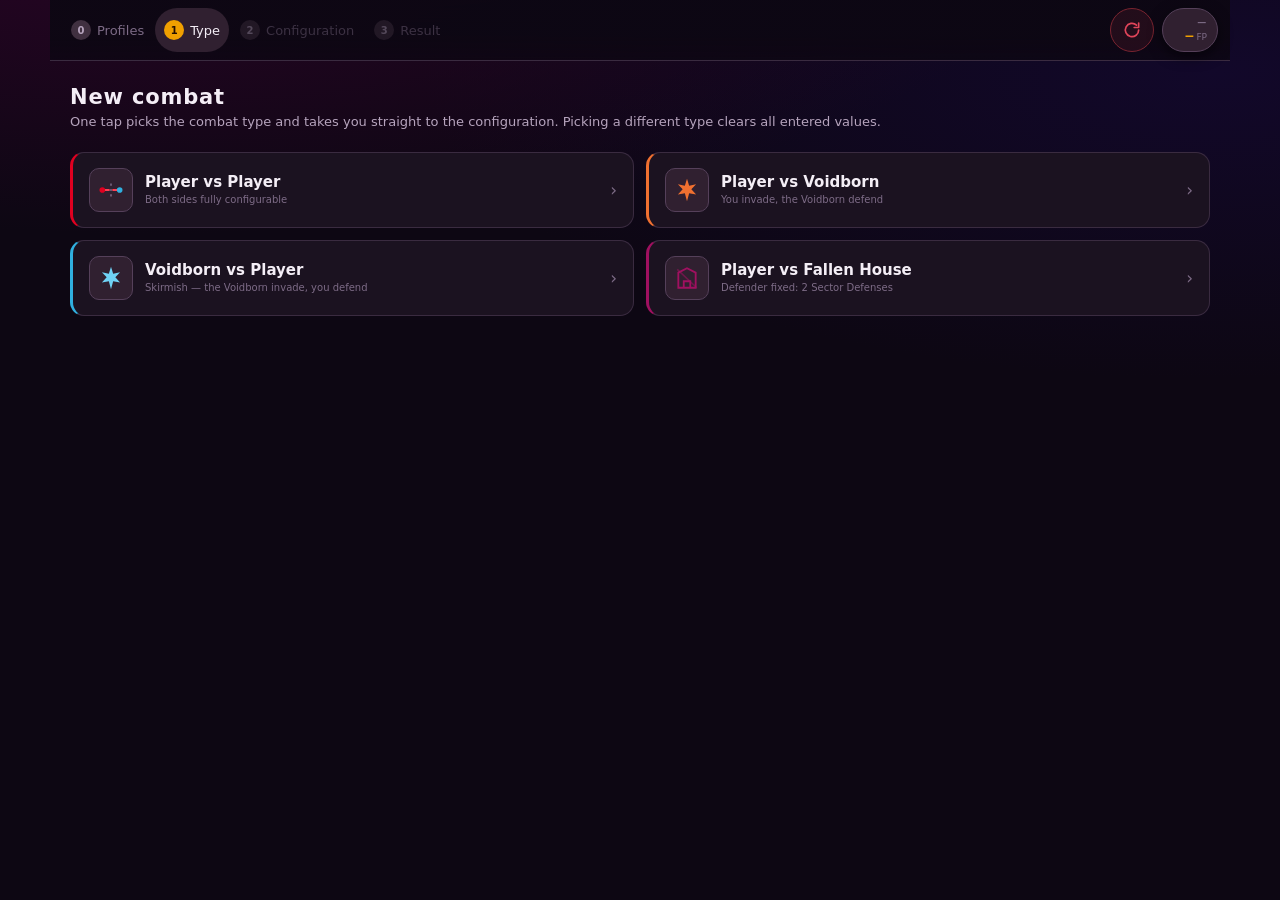
<file: index.html>
<!--
================================================================================
  VOIDFALL COMBAT HELPER — PROTOTYPE v2
================================================================================

  KERNIDEE
  Konsolidierung der drei Entwuerfe auf der Basis von Entwurf 2 ("Stack"):
  Stepper inline, jeder Tap wirkt genau dort, wo der Finger ist, kein Modus,
  progressive Offenlegung ueber die Chip-Leiste "+ Fleet type".

  Fuenf Aenderungen tragen diese Version:

  1. Die +/- Buttons sind aus der Stepper-Reihe in die Kopfzeile der Unit
     gewandert. Dadurch steht die volle Zeilenbreite fuer die Schnellwahl frei:
     Corvette und Voidborn bekommen [1][2][3][4][5][6] (~49 px pro Button bei
     393 px Viewport), alle anderen Typen [1][2][3] (~103 px). Die alte Reihe
     [-][1]..[6][+] haette 36 px pro Button ergeben und die 44-px-Regel
     verletzt.

  2. Die alten Masken 2 und 3 sind zu einer einzigen Configuration-Maske
     verschmolzen: Invader ueber Defender auf dem Smartphone, ab 720 px
     nebeneinander. Maskenfolge jetzt 0 Profiles, 1 Type, 2 Configuration,
     3 Result. Start auf Maske 1; Maske 0 ist optional ueber die Breadcrumb
     erreichbar und typischerweise einmal pro Partie noetig.

  3. Das Datenmodell kennt keine Invader- und Defender-Datensaetze mehr,
     sondern zwei neutrale Slots plus eine Rollenzuordnung. Der Seitentausch
     bei Voidborn-Kaempfen dreht nur die Rollen um und verliert deshalb keinen
     eingetragenen Wert — obwohl er technisch ein Kampftyp-Wechsel ist und
     damit den Typwechsel-Reset bewusst umgeht.

  4. Ein Profil ist eine Person, kein Haus: Name, die Flottentypen die sie
     aufstellen kann, und ihr Technologiestand. Maske 0 verwaltet bis zu vier
     davon und speichert sie im localStorage; zugeordnet wird erst auf
     Maske 2, per Button-Leiste oben auf jeder Spielerseite. Die Zuordnung
     ist bewusst fluechtig — die Personen bleiben, die Teilnehmer eines
     einzelnen Kampfes wechseln. Ein zweiter Tap auf das aktive Profil loest
     die Zuordnung wieder, deshalb braucht die Leiste keinen Eintrag "kein
     Profil". Ein Profil waehlt nur vor: jeder Schalter bleibt frei, eine
     Abweichung bekommt einen cyanfarbenen Punkt, und was auf Maske 2
     verstellt wird, aendert das gespeicherte Profil nie.

  5. Alle sichtbaren Texte liegen in einem einzigen JSON-Block ganz oben in
     der Datei, getrennt nach terms.* (Spielbegriffe, regelwerkstreu) und
     ui.* (Prosa). Log-Saetze sind Vorlagen mit Platzhaltern. fetch() auf eine
     externe Datei scheidet aus: ueber file:// blockiert die Same-Origin-Policy
     genau das Zielszenario (Doppelklick, offline, iPhone).

  BEWUSST GEOPFERT
  - Vertikale Laenge. Die Configuration-Maske ist auf dem Smartphone deutlich
    laenger als ein Screen. Das ist der Preis dafuer, dass jeder Tap lokal
    wirkt und nichts hinter einem Modus liegt. Der Next-Button unten rechts
    federt das ab: man folgt dem Fluss von oben nach unten statt hochzuscrollen.
  - Platz fuer die Technologien. Dreier-Segmente kosten gut die dreifache
    Breite eines zyklierenden Chips. Dafuer ist jeder Zielzustand mit genau
    einem Tap erreichbar und ablesbar, statt aus einer Farbe dekodiert zu
    werden.
  - Das "dummy"-Etikett am Floating-Kurzergebnis. Es kostete rund 30 px, die
    der Reset-Button in der Kopfzeile braucht. Der Platzhalter-Charakter steht
    stattdessen ausgeschrieben auf der Result-Maske.

  DIE KAMPFLOGIK LIEGT IN combat.js. Diese Datei rechnet nichts: sie baut aus
  dem Zustand einen Snapshot, ruft VoidfallCombat.resolve() auf und uebersetzt
  das Ergebnis in Saetze. Der Resolver kennt umgekehrt weder DOM noch Texte,
  weshalb er ohne Browser testbar ist (combat.test.html, combat.test.js).
  Fehlt combat.js, laeuft alles ausser der Ergebnismaske weiter.

  SPRACHE. Standard ist Englisch. ?lang=de haengt die deutsche Prosa an;
  fehlende Schluessel fallen auf Englisch zurueck. terms.* bleibt bewusst
  einsprachig, weil mir kein deutsches Regelwerk vorliegt und Spielbegriffe
  nicht frei uebersetzt werden duerfen.
================================================================================
-->
<meta charset="utf-8">
<meta name="viewport" content="width=device-width, initial-scale=1, viewport-fit=cover">
<title>Voidfall Combat Helper — Prototype v2</title>

<!-- ===========================================================================
     ALLE SICHTBAREN TEXTE
     ---------------------------------------------------------------------------
     Ein einziger Block, alle Sprachen nebeneinander, per JSON.parse gelesen.
     terms.*  Spielbegriffe. Regelwerkstreu, nicht frei umformulieren.
     ui.*     Prosa. Frei editierbar.
     log.*    Vorlagen mit Platzhaltern {name}, gefuellt von t(key, params).
     Fehlende Schluessel fallen auf "en" zurueck, deshalb enthaelt "de" nur
     das, was tatsaechlich abweicht.
     Spaeterer Umstieg auf Geschwisterdateien strings.de.js per <script src>
     bleibt moeglich — das funktioniert ueber file://, anders als fetch().
     ======================================================================== -->
<script type="application/json" id="strings">
{
  "en": {
    "terms": {
      "invader": "Invader",
      "defender": "Defender",
      "voidborn": "Voidborn",
      "fallenHouse": "Fallen House",
      "fleetPower": "Fleet Power",
      "fp": "FP",
      "corvette": "Corvette",
      "sentry": "Sentry",
      "destroyer": "Destroyer",
      "dreadnought": "Dreadnought",
      "carrier": "Carrier",
      "sectorDefenses": "Sector Defenses",
      "starbases": "Starbases",
      "approachStep": "Approach step",
      "salvoStep": "Salvo step {n}",
      "targeting": "Targeting",
      "shields": "Shields",
      "torpedoes": "Torpedoes",
      "destroyerTile": "Destroyer",
      "dsm": "Deep Space Missiles",
      "energyCells": "Energy Cells",
      "drones": "Autonomous Drones",
      "combatReplicators": "Combat Replicators",
      "bombard": "Bombard",
      "none": "None",
      "basic": "Basic",
      "improved": "Improved",
      "owned": "Owned",
      "adj2": "2+"
    },
    "ui": {
      "app.title": "Voidfall Combat Helper",
      "step.0": "Profiles",
      "step.1": "Type",
      "step.2": "Configuration",
      "step.3": "Result",
      "step.goto": "Go to {name}",
      "nav.next": "Next",
      "nav.back": "Back",
      "nav.reset": "Reset",
      "mini.aria": "Quick result — opens the result screen",
      "mini.empty": "No input",
      "mini.tie": "Tie",
      "mini.ahead": "ahead",

      "reset.aria": "Reset the combat",
      "reset.title": "Start over?",
      "reset.body": "All Fleet Power, Installations and Technology settings are cleared and you return to the type screen. Your saved profiles are kept.",
      "reset.confirm": "Reset",
      "reset.cancel": "Cancel",

      "p.title": "Profiles",
      "p.sub": "Set up the players in your group: a name, the fleet types their house can field, and the Technologies they own. On the configuration screen one tap puts a profile on a side and pre-selects all of it. Nothing is locked — every switch stays editable there, and a deviation is marked with a dot. Profiles are stored on this device and survive a reset.",
      "p.add": "Add player",
      "p.name": "Name",
      "p.namePh": "Player name",
      "p.nameRequired": "Without a name the profile is discarded.",
      "p.unnamed": "Unnamed",
      "p.fleets": "Fleet types",
      "p.fleetsNote": "Corvettes are always available. Pick what else this house can field.",
      "p.techBoth": "Technologies — both sides",
      "p.techInv": "As Invader only",
      "p.techDef": "As Defender only",
      "p.techNote": "Everything this player owns. Which of them apply depends on the side they take in a combat.",
      "p.destroyerHint": "The Destroyer Combat tile appears once the profile fields Destroyers.",
      "p.edit": "Edit profile {name}",
      "p.delete": "Delete profile",
      "p.deleteAria": "Delete profile {name}",
      "p.empty": "No profiles yet. Add up to four players — one tap on the configuration screen then fills a whole side.",
      "p.full": "Four profiles is the maximum.",
      "p.sumNothing": "Corvettes only, no Technologies",
      "p.clear": "Delete all",
      "p.clearTitle": "Delete all profiles?",
      "p.clearBody": "All {n} profiles are permanently deleted from this device. The current combat keeps every entered value.",
      "p.clearConfirm": "Delete",
      "p.noStore": "This device does not allow saving. Profiles work for now, but they are gone after a reload.",

      "t.title": "New combat",
      "t.sub": "One tap picks the combat type and takes you straight to the configuration. Picking a different type clears all entered values.",
      "t.pvp": "Player vs Player",
      "t.pvp.sub": "Both sides fully configurable",
      "t.pvv": "Player vs Voidborn",
      "t.pvv.sub": "You invade, the Voidborn defend",
      "t.skirmish": "Voidborn vs Player",
      "t.skirmish.sub": "Skirmish — the Voidborn invade, you defend",
      "t.fallen": "Player vs Fallen House",
      "t.fallen.sub": "Defender fixed: 2 Sector Defenses",

      "c.title": "Configuration",
      "c.swap": "Swap sides",
      "c.swapHint": "Turns the roles around and keeps every entered value.",
      "c.fleetPower": "Fleet Power",
      "c.addType": "Add fleet type",
      "c.remove": "Remove {name}",
      "c.dec": "Decrease {name}",
      "c.inc": "Increase {name}",
      "c.set": "Set {name} to {n}",
      "c.installations": "Installations",
      "c.gear": "Combat gear",
      "c.corvetteUp": "Corvette upgrades",
      "c.corvetteUpOff": "Corvette upgrades — no effect without Corvette Fleet Power",
      "c.destroyerTile": "Destroyer Combat tile",
      "c.dsmBasicUse": "Adjacent Shipyard or Starbase — spend 1 Energy for 1 Approach Damage",
      "c.dsmDefBasic": "Basic has no Defender effect — on this side only Improved does anything.",
      "c.dsmAdj": "Adjacent sectors with a Shipyard or Starbase",
      "c.dsmAdjNote": "Each of them deals 1 Approach Damage, at most 2. No Energy cost.",
      "c.advanced": "Advanced — rarely needed",
      "c.advNothing": "Nothing advanced applies to the current setup.",
      "c.trade": "Return a Trade token to use Autonomous Drones",
      "c.bombardLabel": "Bombard — Materials spent (Uplift Focus)",
      "c.bombardNote": "Each 3 Materials grant 1 Approach or Salvo Absorption. Which split is better is a calculation, not an input — the resolver will pick it.",
      "c.skirmishNote": "Enter the final number: Corruption on your Civilization tracks and Agenda slots, +1 in Cycle 2 and 3, plus any Crisis modifiers. 0 Fleet Power means the Voidborn lose automatically.",
      "c.voidbornNote": "Voidborn Fleet Power behaves exactly like Corvette Fleet Power — one number, no fleet types, no Technologies.",
      "c.fallenBig": "2",
      "c.fallenLabel": "Sector Defenses",
      "c.fallenBody": "A Fallen House sector is fully determined: the two printed Sector Defenses each deal 1 Approach Damage. No Fleet Power, no Technologies, no Salvo steps — if the Invader survives the Approach step, the Fallen House capitulates immediately.",
      "c.deviates": "differs from the profile",
      "c.profile": "Profile",
      "c.profileAria": "Apply profile {name}",
      "c.profileNone": "Tap a name to pre-select its fleet types and Technologies.",
      "c.profileOn": "{name} applied — tap again to detach. Detaching keeps every value.",
      "c.profileEmpty": "No profiles yet. You can create them on the Profiles screen.",

      "x.targeting": "Basic: +5 Initiative with Corvettes. Improved: always strikes first.",
      "x.shields": "Basic: 1 Salvo Absorption. Improved: 1 Approach Absorption on top.",
      "x.torpedoes": "+1 Salvo Damage — Basic in the first step, Improved in every step.",
      "x.dsm": "Approach Damage from adjacent Shipyards or Starbases. Basic: Invader only.",
      "x.destroyers": "Basic uses the top half of the tile, Improved the whole tile.",
      "x.drones": "Return a Trade token: 1 Approach + 1 Salvo Absorption, Improved 2 Salvo.",
      "x.energy": "Defender only: after dealing any Approach Damage, deal 1 more.",

      "r.title": "Result",
      "r.victory": "{side} victory",
      "r.sectorTaken": "Sector taken",
      "r.sectorHeld": "Sector held",
      "r.tieHead": "Combat tie",
      "r.tieTitle": "Sector abandoned",
      "r.remaining": "Remaining Fleet Power",
      "r.tieHint": "Tie — with Improved Combat Replicators you may deploy 1 Fleet Power and win instead.",
      "r.capitulate": "The Fallen House capitulates: the Invader survived the Approach step, so there are no Salvo steps.",
      "r.heldByGuns": "No Fleet Power left on either side — the sector holds on its Installations alone.",
      "r.stalemateHead": "Stalemate",
      "r.stalemateTitle": "Nobody can strike",
      "r.stalemateBody": "Both sides still have Fleet Power, but neither has any Initiative, so no Damage is ever dealt. The rulebook does not cover this case.",
      "r.empty": "Nothing entered yet",
      "r.emptyBody": "Go back to the configuration and set up at least one side.",
      "r.logTitle": "Combat log",
      "r.choiceNote": "Chosen for the Invader: {list}.",
      "r.choiceBombard": "{n} Bombard Absorption in the Approach step, {m} kept for the Salvo steps",
      "r.choiceDestroyer": "the Destroyer's once-per-Combat Damage in Salvo step {n}",
      "r.missing": "combat.js could not be loaded, so no combat is resolved. Everything else keeps working — put the file next to index.html and reload.",
      "r.lost": "{from} → {to} · lost {n} FP",
      "r.wiped": "{from} → {to} · wiped out",
      "r.held": "{from} → {to} · unscathed"
    },
    "log": {
      "a.carrier": "{side}: Carriers deploy {n} Corvette Fleet Power before any Damage falls.",
      "a.deal": "{side} deals {n} Approach Damage.",
      "a.none": "{side} deals no Approach Damage.",
      "a.abs": "{side} absorbs {n} of it ({have} Approach Absorption available), {net} gets through.",
      "a.absNone": "{side} has no Approach Absorption — all {n} Damage gets through.",
      "a.recall": "{side} recalls {n} Fleet Power: {from} → {to}.",
      "a.unscathed": "Neither side takes Damage.",
      "a.capitulate": "The Invader survived — the Fallen House capitulates immediately.",
      "s.init": "{side} Initiative: {n}.",
      "s.override": "Improved Targeting: {side} counts as having the higher Initiative and fires first.",
      "s.bothOverride": "Both sides have Improved Targeting — the overrides cancel out, so the raw Initiative decides.",
      "s.first": "{side} is higher ({a} vs {b}) and fires first.",
      "s.simul": "Initiative {a} vs {b} — equal, so both sides fire simultaneously.",
      "s.deal": "{side} deals {n} Salvo Damage.",
      "s.abs": "{side} absorbs {n}, {net} gets through.",
      "s.recall": "{side} recalls {n} Fleet Power: {from} → {to}.",
      "s.recalc": "{side} recalculates Initiative: {n}.",
      "s.noReply": "{side} has no Initiative left and deals nothing back.",
      "s.res": "{inv} {i}, {def} {d}.",
      "s.stalemate": "Neither side has any Initiative — no Damage can be dealt and the combat cannot end.",
      "p.corvette": "Corvette {n}",
      "p.sentry": "Sentry {n}",
      "p.sentryDef": "Sentry {n} → 0 as Defender",
      "p.destroyer": "Destroyer {n}",
      "p.dreadnought": "Dreadnought {n}",
      "p.carrier": "Carrier {n}",
      "p.voidborn": "Voidborn {n}",
      "p.dreadFlat": "Dreadnought flat +{n}",
      "p.destFlat": "Destroyer flat +{n}",
      "p.targeting": "Basic Targeting +{n}",
      "p.sd": "Sector Defenses {n}",
      "p.starbase": "Starbases {n}",
      "p.dsmBasic": "Deep Space Missiles {n}",
      "p.dsmImproved": "Improved Deep Space Missiles {n}",
      "p.energy": "Energy Cells +{n}",
      "p.impDest": "Improved Destroyers {n}",
      "p.shields": "Shields {n}",
      "p.dreadAbs": "Dreadnought {n}",
      "p.carrierAbs": "Carrier {n}",
      "p.drones": "Autonomous Drones {n}",
      "p.bombard": "Bombard {n}",
      "p.torpedoes": "Torpedoes +{n}",
      "p.destroyerBonus": "Destroyer, once per Combat +{n}"
    }
  },

  "de": {
    "ui": {
      "step.0": "Profile",
      "step.1": "Typ",
      "step.2": "Aufstellung",
      "step.3": "Ergebnis",
      "step.goto": "Zu {name}",
      "nav.next": "Weiter",
      "nav.back": "Zurück",
      "nav.reset": "Zurücksetzen",
      "mini.aria": "Kurzergebnis — öffnet die Ergebnismaske",
      "mini.empty": "Keine Eingabe",
      "mini.tie": "Unentschieden",
      "mini.ahead": "voraus",

      "reset.aria": "Kampf zurücksetzen",
      "reset.title": "Neu anfangen?",
      "reset.body": "Alle Fleet Power, Installationen und Technologie-Einstellungen werden gelöscht und du landest wieder auf der Typ-Maske. Deine gespeicherten Profile bleiben erhalten.",
      "reset.confirm": "Zurücksetzen",
      "reset.cancel": "Abbrechen",

      "p.title": "Profile",
      "p.sub": "Leg die Mitspieler eurer Runde an: Name, die Flottentypen, die ihr Haus aufstellen kann, und die Technologien, die sie besitzen. In der Aufstellung legt ein Tap ein Profil auf eine Seite und wählt alles davon vor. Nichts ist festgezurrt — jeder Schalter bleibt dort frei änderbar, eine Abweichung wird mit einem Punkt markiert. Profile liegen auf diesem Gerät und überleben das Zurücksetzen.",
      "p.add": "Spieler hinzufügen",
      "p.name": "Name",
      "p.namePh": "Name des Mitspielers",
      "p.nameRequired": "Ohne Namen wird das Profil verworfen.",
      "p.unnamed": "Ohne Namen",
      "p.fleets": "Flottentypen",
      "p.fleetsNote": "Corvettes stehen immer zur Verfügung. Wähl aus, was dieses Haus sonst noch aufstellen kann.",
      "p.techBoth": "Technologien — für beide Seiten",
      "p.techInv": "Nur als Angreifer",
      "p.techDef": "Nur als Verteidiger",
      "p.techNote": "Alles, was dieser Mitspieler besitzt. Was davon greift, hängt an der Seite, die er im Kampf einnimmt.",
      "p.destroyerHint": "Das Destroyer-Kampfplättchen erscheint, sobald das Profil Destroyer aufstellt.",
      "p.edit": "Profil {name} bearbeiten",
      "p.delete": "Profil löschen",
      "p.deleteAria": "Profil {name} löschen",
      "p.empty": "Noch keine Profile. Leg bis zu vier Mitspieler an — ein Tap in der Aufstellung füllt dann eine ganze Seite.",
      "p.full": "Vier Profile sind das Maximum.",
      "p.sumNothing": "Nur Corvettes, keine Technologien",
      "p.clear": "Alle löschen",
      "p.clearTitle": "Alle Profile löschen?",
      "p.clearBody": "Alle {n} Profile werden endgültig von diesem Gerät gelöscht. Der laufende Kampf behält jeden eingetragenen Wert.",
      "p.clearConfirm": "Löschen",
      "p.noStore": "Dieses Gerät lässt kein Speichern zu. Die Profile funktionieren jetzt, sind nach einem Neuladen aber weg.",

      "t.title": "Neuer Kampf",
      "t.sub": "Ein Tap wählt die Kampfart und führt direkt in die Aufstellung. Ein anderer Typ löscht alle eingetragenen Werte.",
      "t.pvp.sub": "Beide Seiten vollständig konfigurierbar",
      "t.pvv.sub": "Du greifst an, die Voidborn verteidigen",
      "t.skirmish.sub": "Skirmish — die Voidborn greifen an, du verteidigst",
      "t.fallen.sub": "Verteidiger fix: 2 Sector Defenses",

      "c.title": "Aufstellung",
      "c.swap": "Seiten tauschen",
      "c.swapHint": "Dreht die Rollen um und behält jeden eingetragenen Wert.",
      "c.addType": "Flottentyp hinzufügen",
      "c.remove": "{name} entfernen",
      "c.dec": "{name} verringern",
      "c.inc": "{name} erhöhen",
      "c.set": "{name} auf {n} setzen",
      "c.installations": "Installationen",
      "c.gear": "Kampfausrüstung",
      "c.corvetteUp": "Corvette-Upgrades",
      "c.corvetteUpOff": "Corvette-Upgrades — ohne Corvette Fleet Power wirkungslos",
      "c.destroyerTile": "Destroyer-Kampfplättchen",
      "c.dsmBasicUse": "Benachbarte Shipyard oder Starbase — 1 Energy für 1 Approach Damage ausgeben",
      "c.dsmDefBasic": "Basic wirkt beim Verteidiger nicht — auf dieser Seite greift nur Improved.",
      "c.dsmAdj": "Benachbarte Sektoren mit Shipyard oder Starbase",
      "c.dsmAdjNote": "Jeder davon teilt 1 Approach Damage aus, höchstens 2. Keine Energy-Kosten.",
      "c.advanced": "Erweitert — selten nötig",
      "c.advNothing": "Für die aktuelle Aufstellung gibt es nichts Erweitertes.",
      "c.trade": "Ein Trade-Token abgeben, um Autonomous Drones zu nutzen",
      "c.bombardLabel": "Bombard — ausgegebene Materials (Uplift Focus)",
      "c.bombardNote": "Je 3 Materials geben 1 Approach- oder Salvo-Absorption. Welche Aufteilung besser ist, ist eine Rechnung und keine Eingabe — das übernimmt der Resolver.",
      "c.skirmishNote": "Trag die fertige Zahl ein: Corruption auf deinen Civilization-Leisten und Agenda-Slots, +1 in Cycle 2 und 3, dazu Krisenmodifikatoren. 0 Fleet Power heißt: Die Voidborn verlieren automatisch.",
      "c.voidbornNote": "Voidborn Fleet Power verhält sich exakt wie Corvette Fleet Power — eine Zahl, keine Flottentypen, keine Technologien.",
      "c.fallenLabel": "Sector Defenses",
      "c.fallenBody": "Ein Fallen-House-Sektor liegt vollständig fest: Die zwei aufgedruckten Sector Defenses teilen je 1 Approach Damage aus. Keine Fleet Power, keine Technologien, keine Salvo Steps — übersteht der Angreifer den Approach Step, kapituliert das Fallen House sofort.",
      "c.deviates": "weicht vom Profil ab",
      "c.profile": "Profil",
      "c.profileAria": "Profil {name} anwenden",
      "c.profileNone": "Tipp einen Namen an, um dessen Flottentypen und Technologien vorzuwählen.",
      "c.profileOn": "{name} angewendet — nochmal tippen löst die Zuordnung. Alle Werte bleiben stehen.",
      "c.profileEmpty": "Noch keine Profile. Anlegen kannst du sie auf der Profil-Maske.",

      "x.targeting": "Basic: +5 Initiative mit Corvettes. Improved: feuert immer zuerst.",
      "x.shields": "Basic: 1 Salvo Absorption. Improved: zusätzlich 1 Approach Absorption.",
      "x.torpedoes": "+1 Salvo Damage — Basic im ersten Step, Improved in jedem Step.",
      "x.dsm": "Approach Damage durch benachbarte Shipyards oder Starbases. Basic: nur Angreifer.",
      "x.destroyers": "Basic nutzt nur die obere Hälfte des Plättchens, Improved das ganze.",
      "x.drones": "Trade-Token abgeben: 1 Approach + 1 Salvo Absorption, Improved 2 Salvo.",
      "x.energy": "Nur Verteidiger: nach ausgeteiltem Approach Damage 1 weiterer.",

      "r.title": "Ergebnis",
      "r.victory": "Sieg {side}",
      "r.sectorTaken": "Sektor erobert",
      "r.sectorHeld": "Sektor gehalten",
      "r.tieHead": "Unentschieden",
      "r.tieTitle": "Sektor aufgegeben",
      "r.remaining": "Verbleibende Fleet Power",
      "r.tieHint": "Unentschieden — mit Improved Combat Replicators darfst du 1 Fleet Power einsetzen und gewinnst stattdessen.",
      "r.capitulate": "Das Fallen House kapituliert: Der Angreifer hat den Approach Step überstanden, deshalb gibt es keine Salvo Steps.",
      "r.heldByGuns": "Auf keiner Seite bleibt Fleet Power übrig — der Sektor hält sich allein durch seine Installationen.",
      "r.stalemateHead": "Patt",
      "r.stalemateTitle": "Niemand kann zuschlagen",
      "r.stalemateBody": "Beide Seiten haben noch Fleet Power, aber keine Initiative — es wird nie Schaden ausgeteilt. Das Regelwerk deckt diesen Fall nicht ab.",
      "r.empty": "Noch nichts eingetragen",
      "r.emptyBody": "Geh zurück in die Aufstellung und richte mindestens eine Seite ein.",
      "r.logTitle": "Kampflog",
      "r.choiceNote": "Für den Angreifer gewählt: {list}.",
      "r.choiceBombard": "{n} Bombard-Absorption im Approach Step, {m} für die Salvo Steps aufgehoben",
      "r.choiceDestroyer": "der einmalige Destroyer-Schaden in Salvo Step {n}",
      "r.missing": "combat.js konnte nicht geladen werden, deshalb wird kein Kampf gerechnet. Alles andere funktioniert weiter — leg die Datei neben index.html und lade neu.",
      "r.lost": "{from} → {to} · {n} FP verloren",
      "r.wiped": "{from} → {to} · ausgelöscht",
      "r.held": "{from} → {to} · ohne Verlust"
    },
    "log": {
      "a.carrier": "{side}: Carrier setzen {n} Corvette Fleet Power ab, bevor Schaden fällt.",
      "a.deal": "{side} teilt {n} Approach Damage aus.",
      "a.none": "{side} teilt keinen Approach Damage aus.",
      "a.abs": "{side} absorbiert davon {n} ({have} Approach Absorption verfügbar), {net} Damage kommt durch.",
      "a.absNone": "{side} hat keine Approach Absorption — {n} Damage kommt durch.",
      "a.recall": "{side} zieht {n} Fleet Power ab: {from} → {to}.",
      "a.unscathed": "Keine Seite nimmt Schaden.",
      "a.capitulate": "Der Angreifer hat überlebt — das Fallen House kapituliert sofort.",
      "s.init": "Initiative {side}: {n}.",
      "s.override": "Improved Targeting: {side} gilt als höher und feuert zuerst.",
      "s.bothOverride": "Beide Seiten haben Improved Targeting — die Overrides heben sich auf, es entscheidet die rohe Initiative.",
      "s.first": "{side} liegt höher ({a} zu {b}) und feuert zuerst.",
      "s.simul": "Initiative {a} zu {b} — gleich, also feuern beide Seiten gleichzeitig.",
      "s.deal": "{side} teilt {n} Salvo Damage aus.",
      "s.abs": "{side} absorbiert {n}, {net} Damage kommt durch.",
      "s.recall": "{side} zieht {n} Fleet Power ab: {from} → {to}.",
      "s.recalc": "{side} rechnet die Initiative neu: {n}.",
      "s.noReply": "{side} hat keine Initiative mehr und feuert nicht zurück.",
      "s.res": "{inv} {i}, {def} {d}.",
      "s.stalemate": "Keine Seite hat Initiative — es kann kein Schaden ausgeteilt werden und der Kampf endet nie.",
      "p.sentryDef": "Sentry {n} → als Verteidiger 0",
      "p.dreadFlat": "Dreadnought pauschal +{n}",
      "p.destFlat": "Destroyer pauschal +{n}",
      "p.dsmBasic": "Deep Space Missiles {n}",
      "p.impDest": "Improved Destroyers {n}",
      "p.destroyerBonus": "Destroyer, einmal im Kampf +{n}"
    }
  }
}
</script>

<style>
/* ===========================================================================
   DESIGN TOKENS
   Spiegel von Output/design-tokens.css. Wer dort etwas aendert, aendert es
   hier mit — der Prototyp muss ohne Nebendateien laufen.
   ======================================================================== */
:root{
  --void-0:#05030a; --void-1:#0d0713; --nebula-a:#2a0426; --nebula-b:#12082a;
  --surface-1:#1b1220; --surface-2:#302030; --surface-3:#403040; --surface-4:#4e3c50;
  --surface-sheet:#17101c; --line:#55405a; --line-soft:#3a2b40;
  --text-1:#f4eef6; --text-2:#b6a4bd; --text-3:#7d6b86; --text-on-light:#24101f;
  --accent:#f0a000; --accent-hi:#ffbe33; --accent-dim:#8a5c00; --accent-2:#30b0e0;
  --invader:#e00020; --invader-hi:#ff4055; --invader-dim:#4a0a15; --invader-wash:rgba(224,0,32,.12);
  --defender:#30b0e0; --defender-hi:#6fd2f5; --defender-dim:#0a3348; --defender-wash:rgba(48,176,224,.12);
  --voidborn:#f07030; --voidborn-wash:rgba(240,112,48,.14); --fallen:#a01060; --fallen-wash:rgba(160,16,96,.14);
  --damage:#e03020; --damage-approach:#e00020; --damage-salvo:#ff5a3c;
  --absorb:#0050a0; --absorb-hi:#30b0e0; --initiative:#f0f0f0;
  --win:#3fbf7f; --lose:#e0455a; --tie:#c8a23c;
  --sector-defense:#d13f88; --starbase:#7b68e8; --shipyard:#7fa87f;
  --fleet-corvette:#f0a000; --fleet-sentry:#3fa0b4; --fleet-destroyer:#9a72e0;
  --fleet-dreadnought:#3f86d6; --fleet-carrier:#f0705a; --fleet-voidborn:#f07030;
  --tech-none-bg:#241a2a; --tech-none-line:#45354b; --tech-none-text:#8d7c95;
  --tech-basic-bg:#302030; --tech-basic-line:#f0a000; --tech-basic-text:#ffcb5c;
  --tech-improved-bg:#d0c0c0; --tech-improved-line:#ffffff; --tech-improved-text:#24101f;
  --tech-frame:#007030;

  /* ---- neu in v2 ----------------------------------------------------- */
  --next-bg:#f0a000; --next-bg-hi:#ffbe33; --next-fg:#241000; --next-line:#8a5c00;
  --back-bg:#302030; --back-fg:#f4eef6; --back-line:#55405a;
  --reset-fg:#e0455a; --reset-bg:rgba(224,69,90,.10); --reset-line:#7a2430;
  --tie-wash:rgba(200,162,60,.14); --tie-line:#c8a23c; --tie-text:#f0d48a;
  --scrim:rgba(5,3,10,.74);

  --font-ui:-apple-system,BlinkMacSystemFont,"SF Pro Text","Segoe UI Variable","Segoe UI",system-ui,Roboto,"Helvetica Neue",Arial,sans-serif;
  --font-num:ui-monospace,"SF Mono",SFMono-Regular,Menlo,Consolas,"Roboto Mono",monospace;
  --fs-micro:10px; --fs-label:11px; --fs-small:13px; --fs-body:15px; --fs-lead:17px;
  --fs-title:21px; --fs-display:28px; --fs-hero:40px;
  --lh-tight:1.15; --lh-normal:1.45; --ls-label:.09em; --ls-title:.04em;
  --fw-regular:400; --fw-medium:550; --fw-bold:700;
  --sp-1:4px; --sp-2:8px; --sp-3:12px; --sp-4:16px; --sp-5:20px; --sp-6:24px;
  --sp-8:32px; --sp-10:40px; --sp-12:48px;
  --r-sm:6px; --r-md:10px; --r-lg:14px; --r-xl:20px; --r-pill:999px;
  --shadow-1:0 1px 2px rgba(0,0,0,.5); --shadow-2:0 4px 14px rgba(0,0,0,.55); --shadow-3:0 10px 34px rgba(0,0,0,.65);
  --glow-accent:0 0 0 1px var(--accent),0 0 12px rgba(240,160,0,.35);
  --glow-invader:0 0 0 1px var(--invader),0 0 12px rgba(224,0,32,.35);
  --glow-defender:0 0 0 1px var(--defender),0 0 12px rgba(48,176,224,.35);
  --tap-min:44px; --tap-comfort:52px;
  --dur-fast:110ms; --dur-base:180ms; --dur-slow:280ms; --ease:cubic-bezier(.2,.7,.3,1);
}

/* ===== Grundgeruest ====================================================== */
*{box-sizing:border-box;-webkit-tap-highlight-color:transparent}
/* height:100% auf html UND body (so in den drei Entwuerfen) macht den Body zu
   einer Box fester Viewporthoehe: die Configuration-Maske ist rund 3000 px
   hoch und war damit unscrollbar — man kam weder an die Defender-Seite noch
   an den Next-Button. Deshalb hier min-height statt height. */
html{height:100%}
body{min-height:100%;margin:0;overflow-x:hidden}
body{
  font-family:var(--font-ui);font-size:var(--fs-body);color:var(--text-1);
  background:var(--void-1);
  background-image:
    radial-gradient(120% 60% at 12% -10%,var(--nebula-a) 0%,transparent 60%),
    radial-gradient(100% 55% at 95% 8%,var(--nebula-b) 0%,transparent 62%);
  background-attachment:fixed;-webkit-font-smoothing:antialiased;
}
button{font:inherit;color:inherit;background:none;border:0;cursor:pointer;margin:0}
.lbl{font-size:var(--fs-label);letter-spacing:var(--ls-label);text-transform:uppercase;color:var(--text-3);font-weight:var(--fw-medium)}
.num{font-family:var(--font-num);font-variant-numeric:tabular-nums}
.sr{position:absolute;width:1px;height:1px;overflow:hidden;clip:rect(0 0 0 0)}
.app{display:flex;flex-direction:column;min-height:100vh;min-height:100dvh;max-width:1180px;margin:0 auto}

/* ===== Kopfzeile: Breadcrumb · Reset · Kurzergebnis ======================
   Breitenrechnung bei 393 px Viewport:
   4 Crumbs (182) + Reset (44) + Kurzergebnis (~80) + Gaps/Padding (40) = 346.
   ======================================================================== */
.topbar{position:sticky;top:0;z-index:40;display:flex;align-items:center;gap:var(--sp-2);
  padding:var(--sp-2) var(--sp-3);padding-top:max(var(--sp-2),env(safe-area-inset-top));
  background:linear-gradient(180deg,rgba(13,7,19,.97) 60%,rgba(13,7,19,.82));
  backdrop-filter:blur(12px);border-bottom:1px solid var(--line-soft)}
.crumbs{display:flex;align-items:center;gap:2px;flex:1;min-width:0}
.crumb{display:flex;align-items:center;justify-content:center;gap:6px;min-height:var(--tap-min);
  min-width:var(--tap-min);padding:0 9px;border-radius:var(--r-pill);font-size:var(--fs-small);
  color:var(--text-3);white-space:nowrap;transition:background var(--dur-fast) var(--ease)}
.crumb .dot{width:20px;height:20px;border-radius:50%;display:grid;place-items:center;background:var(--surface-3);
  color:var(--text-2);font-size:var(--fs-micro);font-weight:var(--fw-bold);flex:none}
.crumb.done{color:var(--text-2)} .crumb.done .dot{background:var(--accent-dim);color:var(--accent-hi)}
.crumb[aria-current="step"]{background:var(--surface-2);color:var(--text-1)}
.crumb[aria-current="step"] .dot{background:var(--accent);color:#241000}
.crumb:disabled{opacity:.42;cursor:default}
.crumb .cname{display:none}
@media(min-width:560px){.crumb .cname{display:inline}}

.reset{flex:none;width:var(--tap-min);height:var(--tap-min);border-radius:var(--r-pill);
  display:grid;place-items:center;color:var(--reset-fg);background:var(--reset-bg);
  border:1px solid var(--reset-line)}
.reset svg{width:20px;height:20px}
.reset:active{background:rgba(224,69,90,.24)}

.mini{flex:none;display:flex;flex-direction:column;align-items:flex-end;justify-content:center;gap:1px;
  min-height:var(--tap-min);min-width:56px;padding:0 10px;border-radius:var(--r-pill);background:var(--surface-2);
  border:1px solid var(--line);box-shadow:var(--shadow-2)}
.mini.pulse{animation:miniPulse 480ms var(--ease)}
@keyframes miniPulse{0%{transform:scale(1)}35%{transform:scale(1.075);box-shadow:var(--glow-accent)}100%{transform:scale(1)}}
.mini .who{font-size:9px;letter-spacing:var(--ls-label);text-transform:uppercase;font-weight:var(--fw-bold);line-height:1.1}
.mini .who.inv{color:var(--invader-hi)} .mini .who.def{color:var(--defender-hi)}
.mini .who.tie{color:var(--tie)} .mini .who.na{color:var(--text-3)}
.mini .fp{display:flex;align-items:baseline;gap:3px;line-height:1}
.mini .fp b{font-family:var(--font-num);font-size:var(--fs-small);color:var(--accent)}
.mini .fp span{font-size:9px;color:var(--text-3)}

/* ===== Masken ============================================================ */
.screens{flex:1;display:flex;flex-direction:column}
.screen{display:none;flex:1;flex-direction:column}
.screen.on{display:flex}
.pad{padding:var(--sp-4) var(--sp-3) var(--sp-4)}
h1.title{font-size:var(--fs-title);letter-spacing:var(--ls-title);margin:0 0 var(--sp-1);font-weight:var(--fw-bold)}
p.sub{margin:0 0 var(--sp-5);color:var(--text-2);font-size:var(--fs-small);line-height:var(--lh-normal)}
.notice{font-size:var(--fs-micro);color:var(--text-3);line-height:var(--lh-normal)}

/* --- Navigationszeile am Fuss einer Maske --- */
.navrow{display:flex;justify-content:flex-end;align-items:center;gap:var(--sp-2);
  padding:var(--sp-4) var(--sp-3) var(--sp-10);margin-top:auto}
.navrow.inflow{margin-top:0;padding-bottom:var(--sp-5)}
/* Der Clear-Button steht links, Next bleibt rechts. margin-right:auto statt
   space-between, damit Next auch dann rechts steht, wenn Clear mangels
   Profilen ausgeblendet ist. */
.navrow.split > .btn-reset{margin-right:auto}
.navrow.split > .btn-reset[hidden]{display:none}
.btn{display:inline-flex;align-items:center;justify-content:center;gap:var(--sp-2);
  min-height:var(--tap-comfort);padding:0 var(--sp-5);border-radius:var(--r-pill);
  font-size:var(--fs-body);font-weight:var(--fw-medium);
  transition:transform var(--dur-fast) var(--ease),background var(--dur-fast) var(--ease)}
.btn:active{transform:scale(.97)}
.btn svg{width:18px;height:18px}
.btn-next{background:var(--next-bg);color:var(--next-fg);font-weight:var(--fw-bold);box-shadow:var(--shadow-2)}
.btn-next:active{background:var(--next-bg-hi)}
.btn-back{background:var(--back-bg);color:var(--back-fg);border:1px solid var(--back-line)}
.btn-reset{background:var(--reset-bg);color:var(--reset-fg);border:1px solid var(--reset-line)}

/* ===== Maske 0 — Profiles ================================================
   Akkordeon statt vier ausgeklappter Karten: vier Profile mal sieben
   Technologiezeilen waeren auf 393 px eine sehr lange Maske. Genau eine
   Zeile ist offen, der Rest bleibt auf Name plus Kurzfassung zusammen.
   ======================================================================== */
.plist{display:flex;flex-direction:column;gap:var(--sp-2)}
.prow{background:var(--surface-1);border:1px solid var(--line-soft);border-radius:var(--r-lg);
  overflow:hidden}
.prow.open{border-color:var(--accent-dim);box-shadow:var(--shadow-2)}
.phead{display:flex;align-items:center;gap:var(--sp-3);width:100%;text-align:left;
  min-height:var(--tap-comfort);padding:var(--sp-2) var(--sp-3)}
.phead .pn{font-size:var(--fs-body);font-weight:var(--fw-medium);flex:none;max-width:44%;
  overflow:hidden;text-overflow:ellipsis;white-space:nowrap}
.prow.open .phead .pn{color:var(--accent-hi)}
.phead .ps{flex:1;min-width:0;font-size:var(--fs-micro);color:var(--text-3);
  overflow:hidden;text-overflow:ellipsis;white-space:nowrap;text-align:right}
.phead .chev{flex:none;color:var(--text-3);font-size:var(--fs-lead);
  transition:transform var(--dur-fast) var(--ease)}
.prow.open .phead .chev{transform:rotate(90deg);color:var(--accent)}
.pbody{padding:0 var(--sp-3) var(--sp-3);border-top:1px solid var(--line-soft)}
.pbody .field{margin-top:var(--sp-3)}
.pbody .pnote{font-size:var(--fs-micro);color:var(--text-3);line-height:var(--lh-normal);margin:5px 0 0}

.pname-in{width:100%;min-height:var(--tap-comfort);padding:0 var(--sp-3);
  background:var(--surface-2);border:1px solid var(--line);border-radius:var(--r-md);
  color:var(--text-1);font-family:inherit;font-size:var(--fs-body);font-weight:var(--fw-medium)}
.pname-in:focus{outline:none;border-color:var(--accent);box-shadow:var(--glow-accent)}
.pwarn{font-size:var(--fs-micro);color:var(--reset-fg);line-height:var(--lh-normal);margin:5px 0 0}
.pwarn[hidden]{display:none}

.chips{display:flex;flex-wrap:wrap;gap:var(--sp-2)}
.chip{display:inline-flex;align-items:center;gap:6px;min-height:var(--tap-min);padding:0 var(--sp-3);
  border-radius:var(--r-pill);background:var(--surface-2);border:1px solid var(--line-soft);
  color:var(--text-3);font-size:var(--fs-small);
  transition:background var(--dur-fast) var(--ease),color var(--dur-fast) var(--ease)}
.chip svg{width:18px;height:18px;opacity:.5}
.chip[aria-pressed="true"]{background:var(--surface-4);border-color:var(--accent);color:var(--text-1);
  font-weight:var(--fw-medium)}
.chip[aria-pressed="true"] svg{opacity:1}
.chip:active{transform:scale(.96)}

.pgroup{margin-top:var(--sp-3);padding-top:var(--sp-2);border-top:1px dashed var(--line-soft)}
.pgroup > .lbl{display:block;margin-bottom:6px}
.pdel{display:flex;align-items:center;justify-content:center;gap:6px;width:100%;min-height:var(--tap-min);
  margin-top:var(--sp-4);border-radius:var(--r-pill);background:var(--reset-bg);color:var(--reset-fg);
  border:1px solid var(--reset-line);font-size:var(--fs-small)}

.padd{display:flex;align-items:center;justify-content:center;gap:var(--sp-2);width:100%;
  min-height:var(--tap-comfort);border-radius:var(--r-lg);background:transparent;
  border:1px dashed var(--line);color:var(--accent-hi);font-size:var(--fs-body);
  font-weight:var(--fw-medium)}
.padd svg{width:20px;height:20px}
.padd:active{background:var(--surface-1)}
.pempty,.phint{font-size:var(--fs-small);color:var(--text-3);line-height:var(--lh-normal);margin:0}
.nostore{display:block;border:1px solid var(--tie-line);background:var(--tie-wash);color:var(--tie-text);
  border-radius:var(--r-md);padding:var(--sp-3);font-size:var(--fs-small);line-height:var(--lh-normal);margin:0}

/* ===== Maske 1 — Type ==================================================== */
.types{display:flex;flex-direction:column;gap:var(--sp-2)}
.type{display:flex;align-items:center;gap:var(--sp-3);width:100%;text-align:left;min-height:76px;
  padding:var(--sp-3) var(--sp-4);background:var(--surface-1);border:1px solid var(--line-soft);
  border-radius:var(--r-lg);transition:transform var(--dur-fast) var(--ease),background var(--dur-fast) var(--ease)}
.type:active{transform:scale(.985);background:var(--surface-2)}
.type .sig{width:44px;height:44px;flex:none;border-radius:var(--r-md);display:grid;place-items:center;
  background:var(--surface-2);border:1px solid var(--line)}
.type .sig svg{width:26px;height:26px}
.type .txt{flex:1;min-width:0}
.type .txt b{display:block;font-size:var(--fs-body);font-weight:var(--fw-medium)}
.type .txt small{display:block;color:var(--text-3);font-size:var(--fs-micro);margin-top:2px;line-height:var(--lh-normal)}
.type .go{color:var(--text-3);font-size:var(--fs-lead)}
.type[data-t="pvp"]{border-left:3px solid var(--invader)}
.type[data-t="pvv"]{border-left:3px solid var(--voidborn)}
.type[data-t="skirmish"]{border-left:3px solid var(--defender)}
.type[data-t="fallen"]{border-left:3px solid var(--fallen)}
.type.sel{border-color:var(--accent);box-shadow:var(--glow-accent)}

/* ===== Maske 2 — Configuration =========================================== */
.typebar{display:flex;align-items:center;gap:var(--sp-2);flex-wrap:wrap;
  padding:var(--sp-3) var(--sp-3) 0}
.typebar .now{flex:1;min-width:0;font-size:var(--fs-small);color:var(--text-2);
  overflow:hidden;text-overflow:ellipsis;white-space:nowrap}
.typebar .now b{color:var(--text-1);font-weight:var(--fw-medium)}
.swap{display:inline-flex;align-items:center;gap:6px;min-height:var(--tap-min);padding:0 var(--sp-3);
  border-radius:var(--r-pill);border:1px solid var(--accent-dim);background:var(--surface-2);
  color:var(--accent-hi);font-size:var(--fs-small);font-weight:var(--fw-medium)}
.swap svg{width:18px;height:18px}
.swap:active{background:var(--surface-3)}
.typebar .swaphint{flex-basis:100%;font-size:var(--fs-micro);color:var(--text-3);line-height:var(--lh-normal)}

.duo{display:flex;flex-direction:column}
.side{display:flex;flex-direction:column;flex:1;min-width:0}
.sidehead{position:sticky;top:60px;z-index:20;display:flex;align-items:center;gap:var(--sp-2);
  padding:var(--sp-3);background:rgba(13,7,19,.94);backdrop-filter:blur(10px);
  border-bottom:1px solid var(--line-soft)}
.sidehead .badge{font-size:var(--fs-label);letter-spacing:var(--ls-label);text-transform:uppercase;
  font-weight:var(--fw-bold);padding:5px 10px;border-radius:var(--r-sm);flex:none}
.side.inv .sidehead .badge{background:var(--invader-wash);color:var(--invader-hi);border:1px solid var(--invader)}
.side.def .sidehead .badge{background:var(--defender-wash);color:var(--defender-hi);border:1px solid var(--defender)}
.sidehead .ctx{font-size:var(--fs-small);color:var(--text-2);flex:1;min-width:0;overflow:hidden;
  text-overflow:ellipsis;white-space:nowrap}
.sidehead .tot{font-family:var(--font-num);font-size:var(--fs-lead);color:var(--accent);flex:none}
.sidehead .tot small{font-size:var(--fs-micro);color:var(--text-3);margin-left:3px}
.sidebody{padding:var(--sp-3)}

/* --- Profilleiste ganz oben auf jeder Spielerseite ----------------------
   Buttons statt Select: die Zuordnung ist der haeufigste Tap der Maske und
   soll ohne Umweg ueber ein Auswahlmenue erreichbar sein. Bei vier Profilen
   auf 393 px umbrechen sie zu zwei Reihen — lesbarer als vier gequetschte
   Spalten.                                                                 */
.profbar{margin-bottom:var(--sp-3)}
.profbar > .lbl{display:block;margin-bottom:6px}
.pbtns{display:flex;flex-wrap:wrap;gap:6px}
.pbtn{flex:1 1 42%;min-width:0;min-height:var(--tap-min);padding:0 var(--sp-3);
  border-radius:var(--r-pill);background:var(--surface-2);border:1px solid var(--line-soft);
  color:var(--text-2);font-size:var(--fs-small);
  overflow:hidden;text-overflow:ellipsis;white-space:nowrap;
  transition:background var(--dur-fast) var(--ease),color var(--dur-fast) var(--ease)}
.pbtn:active{transform:scale(.97)}
/* Leerer Platz: sichtbar als Raster, aber erkennbar nichts zum Antippen. */
.pbtn.empty{border-style:dashed;background:transparent;color:var(--text-3);opacity:.42;cursor:default}
.pbtn.empty:active{transform:none}
.side.inv .pbtn[aria-pressed="true"]{background:var(--invader-wash);border-color:var(--invader);
  color:var(--invader-hi);font-weight:var(--fw-bold)}
.side.def .pbtn[aria-pressed="true"]{background:var(--defender-wash);border-color:var(--defender);
  color:var(--defender-hi);font-weight:var(--fw-bold)}
.profbar .hint{font-size:var(--fs-micro);color:var(--text-3);line-height:var(--lh-normal);margin:6px 0 0}

.card{background:var(--surface-1);border:1px solid var(--line-soft);border-radius:var(--r-lg);
  padding:var(--sp-3);margin-bottom:var(--sp-3)}
.card:last-child{margin-bottom:0}
.card > .lbl{display:block;margin-bottom:var(--sp-2)}

/* --- Flottenzeile: Kopf mit Wert und +/- , darunter volle Schnellwahl ---
   Gerechnete Innenbreite bei 393 px Viewport: 319 px.
   Corvette 6 Buttons: (319 - 5*5) / 6 = 49 px.  Andere 3 Buttons: 103 px.   */
.unit{border-radius:var(--r-md);background:var(--surface-2);padding:var(--sp-2) var(--sp-3);margin-bottom:var(--sp-2)}
.unit:last-child{margin-bottom:0}
.unit.zero{background:transparent;border:1px dashed var(--line-soft)}
.uhead{display:flex;align-items:center;gap:var(--sp-2);min-height:var(--tap-min)}
.uhead .fi{width:24px;height:24px;flex:none;display:grid;place-items:center}
.uhead .fi svg{width:24px;height:24px}
.uhead .fn{flex:1;font-size:var(--fs-small);font-weight:var(--fw-medium);min-width:0;
  overflow:hidden;text-overflow:ellipsis;white-space:nowrap}
.uhead .uv{font-family:var(--font-num);font-size:26px;font-weight:var(--fw-bold);color:var(--accent);
  line-height:1;min-width:28px;text-align:right;flex:none}
.unit.zero .uhead .uv{color:var(--text-3)}
.uhead .pm{width:var(--tap-min);height:var(--tap-min);flex:none;border-radius:var(--r-sm);
  background:var(--surface-4);color:var(--accent-hi);font-size:22px;font-weight:var(--fw-bold);
  display:grid;place-items:center;transition:background var(--dur-fast) var(--ease)}
.uhead .pm:active{background:var(--accent);color:#241000}
.uhead .pm:disabled{opacity:.3}
.uhead .rm{width:var(--tap-min);height:var(--tap-min);flex:none;border-radius:var(--r-sm);
  color:var(--text-3);font-size:var(--fs-lead)}

.quick{display:flex;gap:5px;margin-top:6px}
.quick button{flex:1;min-width:0;min-height:var(--tap-comfort);border-radius:var(--r-md);
  background:var(--surface-3);border:1px solid var(--line-soft);
  font-family:var(--font-num);font-size:var(--fs-lead);color:var(--text-2);
  transition:background var(--dur-fast) var(--ease),transform var(--dur-fast) var(--ease)}
.quick button:active{transform:scale(.93)}
.quick button[aria-pressed="true"]{background:var(--accent);border-color:var(--accent);color:#241000;font-weight:var(--fw-bold)}

/* --- angedockte Technologien --- */
.attach{margin-top:var(--sp-2);padding-top:var(--sp-2);border-top:1px dashed var(--line-soft)}
.attach > .lbl{display:block;margin-bottom:6px}
/* Jede Technologie ist ein Block: die Zeile mit den Schaltern, darunter der
   Erklaersatz in Kleinschrift. Der Satz gehoert zur Zeile, deshalb traegt der
   Block den Abstand nach unten und die Zeile selbst keinen mehr.            */
.tblock{margin-bottom:var(--sp-2)}
.tblock:last-child{margin-bottom:0}
.trow{display:flex;align-items:center;gap:var(--sp-2)}
.trow .tn{flex:1;min-width:0;font-size:var(--fs-small);overflow:hidden;text-overflow:ellipsis;white-space:nowrap}
.tri{display:flex;gap:3px;flex:none;background:var(--surface-1);padding:3px;border-radius:var(--r-md);
  border:1px solid var(--line-soft)}
.tri button{
  min-height:var(--tap-min);min-width:44px;padding:0 8px;border-radius:7px;
  font-size:var(--fs-micro);letter-spacing:.07em;text-transform:uppercase;color:var(--tech-none-text);
  white-space:nowrap;transition:background var(--dur-fast) var(--ease),color var(--dur-fast) var(--ease)}
.tri button[aria-pressed="true"][data-v="0"]{background:var(--tech-none-bg);color:var(--text-2);
  box-shadow:inset 0 0 0 1px var(--tech-none-line)}
.tri button[aria-pressed="true"][data-v="1"]{background:var(--tech-basic-bg);color:var(--tech-basic-text);
  box-shadow:inset 0 0 0 1px var(--tech-basic-line)}
.tri button[aria-pressed="true"][data-v="2"]{background:var(--tech-improved-bg);color:var(--tech-improved-text);
  box-shadow:inset 0 0 0 1px var(--tech-improved-line);font-weight:var(--fw-bold)}
.trow.deviates .tn::after{content:"";display:inline-block;width:6px;height:6px;border-radius:50%;
  background:var(--accent-2);margin-left:6px;vertical-align:middle}

/* --- flaches Steuerelement, Label auf eigener Zeile ----------------------
   Drei Buttons auf 319 px Innenbreite: (319 - 8 Padding - 8 Gaps) / 3.     */
.field{margin-bottom:var(--sp-3)}
.field:last-child{margin-bottom:0}
.field > .lbl{display:flex;align-items:center;gap:6px;margin-bottom:6px}
/* Der Erklaersatz sitzt unter Segmenten wie unter Technologiezeilen und ist
   deshalb bewusst nicht auf .field beschraenkt.                             */
.expl{font-size:var(--fs-micro);color:var(--text-3);margin:5px 0 0;line-height:var(--lh-normal)}
.seg{display:flex;gap:4px;background:var(--surface-1);padding:3px;border-radius:var(--r-md);border:1px solid var(--line-soft)}
.seg button{flex:1;min-width:0;min-height:var(--tap-min);border-radius:7px;font-size:var(--fs-small);
  color:var(--text-3);white-space:nowrap;transition:background var(--dur-fast) var(--ease)}
.seg button[aria-pressed="true"]{background:var(--surface-3);color:var(--text-1);font-weight:var(--fw-medium)}

/* --- Deep Space Missiles: Stufe oben, Folgefrage darunter -----------------
   Die Folgefrage ruecken Einzug und Kante ein: sie haengt an der Stufe und
   ist keine eigenstaendige Einstellung.                                     */
.dsmbox{margin-bottom:var(--sp-2)}
.dsmbox:last-child{margin-bottom:0}
.dsmbox .sub{margin:var(--sp-2) 0 0;padding-left:var(--sp-3);border-left:2px solid var(--line-soft)}

/* --- Advanced --- */
details.adv{margin-top:var(--sp-2);border-top:1px dashed var(--line-soft);padding-top:var(--sp-1)}
details.adv summary{list-style:none;display:flex;align-items:center;gap:var(--sp-2);min-height:var(--tap-min);
  cursor:pointer;font-size:var(--fs-small);color:var(--text-2)}
details.adv summary::-webkit-details-marker{display:none}
details.adv summary::before{content:"▸";color:var(--accent);transition:transform var(--dur-fast)}
details.adv[open] summary::before{transform:rotate(90deg)}
.switch{display:flex;align-items:center;gap:var(--sp-3);min-height:var(--tap-min);width:100%;text-align:left;
  margin-bottom:var(--sp-3)}
.switch .tr{width:46px;height:28px;border-radius:var(--r-pill);background:var(--surface-3);flex:none;
  position:relative;border:1px solid var(--line)}
.switch .tr::after{content:"";position:absolute;top:3px;left:3px;width:20px;height:20px;border-radius:50%;
  background:var(--text-2);transition:transform var(--dur-fast) var(--ease)}
.switch[aria-pressed="true"] .tr{background:var(--accent-dim);border-color:var(--accent)}
.switch[aria-pressed="true"] .tr::after{transform:translateX(18px);background:var(--accent-hi)}
.switch .sl{font-size:var(--fs-small);flex:1;line-height:var(--lh-normal)}

.fixedside{padding:var(--sp-6) var(--sp-3);text-align:center}
.fixedside .big{font-family:var(--font-num);font-size:var(--fs-hero);color:var(--sector-defense);line-height:1}
.fixedside .lbl{display:block;margin-top:var(--sp-1)}
.fixedside p{color:var(--text-2);font-size:var(--fs-small);line-height:var(--lh-normal);max-width:36ch;margin:var(--sp-3) auto 0}

/* ===== Maske 3 — Result ================================================== */
.result{padding:var(--sp-4) var(--sp-3) 0}
.verdict{border-radius:var(--r-lg);padding:var(--sp-5) var(--sp-4);text-align:center;margin-bottom:var(--sp-3)}
.verdict.win{border:1px solid var(--win);background:linear-gradient(180deg,rgba(63,191,127,.16),rgba(63,191,127,.04))}
.verdict.win .who{color:var(--win)}
.verdict.tie{border:1px solid var(--tie-line);background:linear-gradient(180deg,var(--tie-wash),rgba(200,162,60,.03))}
.verdict.tie .who{color:var(--tie)}
.verdict.na{border:1px dashed var(--line);background:transparent}
.verdict.na .who{color:var(--text-3)}
.verdict .who{font-size:var(--fs-label);letter-spacing:var(--ls-label);text-transform:uppercase;font-weight:var(--fw-bold)}
.verdict h2{margin:var(--sp-2) 0 var(--sp-1);font-size:var(--fs-display);letter-spacing:var(--ls-title)}
.verdict .rem{color:var(--text-2);font-size:var(--fs-small)}
.verdict .rem b{font-family:var(--font-num);color:var(--accent);font-size:var(--fs-lead)}
.verdict .pnote{margin-top:var(--sp-3);font-size:var(--fs-micro);color:var(--text-3);line-height:var(--lh-normal)}
.tiehint{display:flex;gap:var(--sp-2);align-items:flex-start;border:1px solid var(--tie-line);
  background:var(--tie-wash);border-radius:var(--r-md);padding:var(--sp-3);margin-bottom:var(--sp-3);
  color:var(--tie-text);font-size:var(--fs-small);line-height:var(--lh-normal)}
.tiehint svg{width:20px;height:20px;flex:none;margin-top:1px}
.fpbars{display:grid;grid-template-columns:1fr 1fr;gap:var(--sp-2);margin-bottom:var(--sp-3)}
.fpbar{background:var(--surface-1);border:1px solid var(--line-soft);border-radius:var(--r-md);padding:var(--sp-3)}
.fpbar .lbl{display:block;margin-bottom:6px}
.fpbar.inv{border-left:3px solid var(--invader)} .fpbar.def{border-left:3px solid var(--defender)}
.fpbar .v{font-family:var(--font-num);font-size:var(--fs-display);line-height:1}
.fpbar.inv .v{color:var(--invader-hi)} .fpbar.def .v{color:var(--defender-hi)}
.fpbar .d{font-size:var(--fs-micro);color:var(--text-3);margin-top:4px}
.log{border-top:1px solid var(--line-soft);padding-top:var(--sp-4)}
.log h3{font-size:var(--fs-lead);margin:0 0 var(--sp-3);letter-spacing:var(--ls-title)}
.step{background:var(--surface-1);border:1px solid var(--line-soft);border-radius:var(--r-md);margin-bottom:var(--sp-2);overflow:hidden}
.step > summary{list-style:none;display:flex;align-items:center;gap:var(--sp-3);min-height:var(--tap-comfort);
  padding:var(--sp-2) var(--sp-3);cursor:pointer}
.step > summary::-webkit-details-marker{display:none}
.step .sname{flex:1;font-size:var(--fs-small);font-weight:var(--fw-medium)}
.step .sfp{display:flex;align-items:center;gap:6px;font-family:var(--font-num);font-size:var(--fs-small)}
.step .sfp .i{color:var(--invader-hi)} .step .sfp .d{color:var(--defender-hi)} .step .sfp .sep{color:var(--text-3)}
.step .chev{color:var(--text-3);transition:transform var(--dur-fast)}
.step[open] .chev{transform:rotate(90deg)}
.step .body{padding:var(--sp-3);border-top:1px solid var(--line-soft)}
.calc{display:flex;flex-direction:column;gap:var(--sp-2)}
.line{display:flex;flex-wrap:wrap;align-items:flex-start;gap:var(--sp-2);font-size:var(--fs-small);line-height:var(--lh-normal)}
.line .pip{width:8px;height:8px;border-radius:2px;flex:none;margin-top:6px}
.line .pip.dmg{background:var(--damage)} .line .pip.abs{background:var(--absorb-hi)}
.line .pip.ini{background:var(--initiative)} .line .pip.res{background:var(--accent)}
.line span{flex:1;color:var(--text-2)} .line b{color:var(--text-1);font-family:var(--font-num)}
/* Die Aufschluesselung einer Zeile: woraus sich die Zahl zusammensetzt. Sie
   haengt unter dem Satz, eingerueckt auf dessen Textkante, und ist bewusst
   leiser gesetzt — man liest sie nur, wenn man der Zahl nachgeht.          */
.line .src{flex:0 0 100%;margin-left:16px;color:var(--text-3);font-size:var(--fs-micro)}

/* ===== Reset-Rueckfrage ================================================== */
.scrim{position:fixed;inset:0;z-index:60;background:var(--scrim);backdrop-filter:blur(4px);
  display:none;align-items:center;justify-content:center;padding:var(--sp-4)}
.scrim.on{display:flex}
.dialog{width:100%;max-width:360px;background:var(--surface-sheet);border:1px solid var(--line);
  border-radius:var(--r-lg);padding:var(--sp-5) var(--sp-4);box-shadow:var(--shadow-3)}
.dialog h2{margin:0 0 var(--sp-2);font-size:var(--fs-lead);letter-spacing:var(--ls-title)}
.dialog p{margin:0 0 var(--sp-5);color:var(--text-2);font-size:var(--fs-small);line-height:var(--lh-normal)}
.dialog .row{display:flex;gap:var(--sp-2);justify-content:flex-end}

/* ===== Tablet-Breakpoint ================================================= */
@media(min-width:720px){
  .duo{flex-direction:row}
  .duo > .side{flex:1 1 50%;border-right:1px solid var(--line-soft)}
  .duo > .side:last-child{border-right:0}
  .types{display:grid;grid-template-columns:1fr 1fr;gap:var(--sp-3)}
  /* Die Profilliste bleibt einspaltig: ein Akkordeon in zwei Spalten laesst
     die Nachbarzeilen beim Aufklappen springen. */
  .plist{max-width:620px}
  /* Die Profil-Buttons bekommen hier bewusst KEINE eigene Regel: ab 720 px
     steht das Seitenpanel in halber Breite und ist damit genauso schmal wie
     auf dem Telefon. Vier Namen in eine Reihe zu zwingen schnitt sie ab. */
  .pad{padding:var(--sp-6) var(--sp-5) var(--sp-4)}
  .result{padding:var(--sp-5) var(--sp-5) 0}
  .navrow{padding-left:var(--sp-5);padding-right:var(--sp-5)}
  .typebar{padding:var(--sp-4) var(--sp-5) 0}
  .tri button{min-width:56px}
}
</style>

<body>
<svg class="sr" aria-hidden="true"><defs>
  <symbol id="i-corvette" viewBox="0 0 24 24"><path d="M12 2 15 9l6 3-6 1.6L12 22l-3-8.4L3 12l6-3z" fill="currentColor"/></symbol>
  <symbol id="i-sentry" viewBox="0 0 24 24"><path d="M12 2.6 20 7v10l-8 4.4L4 17V7z" fill="none" stroke="currentColor" stroke-width="1.7"/><circle cx="12" cy="12" r="3.2" fill="currentColor"/></symbol>
  <symbol id="i-destroyer" viewBox="0 0 24 24"><path d="M12 2 14.6 10H21l-4.4 3.2L18 21l-6-3.6L6 21l1.4-7.8L3 10h6.4z" fill="currentColor"/></symbol>
  <symbol id="i-dreadnought" viewBox="0 0 24 24"><path d="M12 2 21 8v6l-9 8-9-8V8z" fill="currentColor" opacity=".9"/><path d="M12 6.5 17 9.6v3.2l-5 4.4-5-4.4V9.6z" fill="var(--surface-2)"/></symbol>
  <symbol id="i-carrier" viewBox="0 0 24 24"><rect x="3" y="6" width="18" height="12" rx="2.4" fill="none" stroke="currentColor" stroke-width="1.8"/><path d="M7 10h5v4H7z" fill="currentColor"/><path d="M15 9.2 19.4 12 15 14.8z" fill="currentColor"/></symbol>
  <symbol id="i-voidborn" viewBox="0 0 24 24"><path d="M12 1.6 14 8l6.4-1.4L16 11.4l4.4 4.8L14 15l-2 7.4L10 15l-6.4 1.2L8 11.4 3.6 6.6 10 8z" fill="currentColor"/></symbol>
  <symbol id="i-sd" viewBox="0 0 24 24"><path d="M12 2.4 20.4 6v6.4c0 4.6-3.4 8-8.4 9.2-5-1.2-8.4-4.6-8.4-9.2V6z" fill="none" stroke="currentColor" stroke-width="1.8"/><path d="M8.6 12.2 11 14.6l4.6-4.8" fill="none" stroke="currentColor" stroke-width="1.9" stroke-linecap="round"/></symbol>
  <symbol id="i-starbase" viewBox="0 0 24 24"><circle cx="12" cy="12" r="4" fill="currentColor"/><ellipse cx="12" cy="12" rx="10" ry="4" fill="none" stroke="currentColor" stroke-width="1.6" transform="rotate(-24 12 12)"/></symbol>
  <symbol id="i-pvp" viewBox="0 0 24 24"><path d="M4 12h6M14 12h6" stroke="currentColor" stroke-width="2" stroke-linecap="round"/><circle cx="4" cy="12" r="2.6" fill="var(--invader)"/><circle cx="20" cy="12" r="2.6" fill="var(--defender)"/><path d="M12 6v12" stroke="var(--text-3)" stroke-width="1.4" stroke-dasharray="2 3"/></symbol>
  <symbol id="i-fallen" viewBox="0 0 24 24"><path d="M4 21V7l8-4 8 4v14z" fill="none" stroke="currentColor" stroke-width="1.7"/><path d="M9 21v-6h6v6" fill="none" stroke="currentColor" stroke-width="1.7"/><path d="M3 4l18 17" stroke="currentColor" stroke-width="1.5" opacity=".55"/></symbol>
  <symbol id="i-plus" viewBox="0 0 24 24"><path d="M12 5v14M5 12h14" stroke="currentColor" stroke-width="2.2" stroke-linecap="round"/></symbol>
  <symbol id="i-reset" viewBox="0 0 24 24"><path d="M20 12a8 8 0 1 1-2.6-5.9" fill="none" stroke="currentColor" stroke-width="2" stroke-linecap="round"/><path d="M20 3.6V9h-5.4" fill="none" stroke="currentColor" stroke-width="2" stroke-linecap="round" stroke-linejoin="round"/></symbol>
  <symbol id="i-swap" viewBox="0 0 24 24"><path d="M4 8h13M13.5 4.5 17 8l-3.5 3.5" fill="none" stroke="currentColor" stroke-width="1.9" stroke-linecap="round" stroke-linejoin="round"/><path d="M20 16H7M10.5 12.5 7 16l3.5 3.5" fill="none" stroke="currentColor" stroke-width="1.9" stroke-linecap="round" stroke-linejoin="round"/></symbol>
  <symbol id="i-arrow" viewBox="0 0 24 24"><path d="M5 12h13M13 6.5 18.5 12 13 17.5" fill="none" stroke="currentColor" stroke-width="2.1" stroke-linecap="round" stroke-linejoin="round"/></symbol>
  <symbol id="i-back" viewBox="0 0 24 24"><path d="M19 12H6M11 6.5 5.5 12 11 17.5" fill="none" stroke="currentColor" stroke-width="2.1" stroke-linecap="round" stroke-linejoin="round"/></symbol>
  <symbol id="i-tie" viewBox="0 0 24 24"><circle cx="12" cy="12" r="9.2" fill="none" stroke="currentColor" stroke-width="1.8"/><path d="M12 7.4v6" stroke="currentColor" stroke-width="2" stroke-linecap="round"/><circle cx="12" cy="16.6" r="1.2" fill="currentColor"/></symbol>
</defs></svg>

<div class="app">
  <header class="topbar">
    <nav class="crumbs" id="crumbs" aria-label="Steps"></nav>
    <button class="reset" id="btnReset"><svg><use href="#i-reset"/></svg></button>
    <button class="mini" id="mini">
      <span class="who na" id="miniWho">—</span>
      <span class="fp"><b id="miniFp">–</b><span id="miniUnit">FP</span></span>
    </button>
  </header>

  <div class="screens">
    <section class="screen" data-screen="0">
      <div class="pad">
        <h1 class="title" id="s0title"></h1>
        <p class="sub" id="s0sub"></p>
        <div class="plist" id="profBox"></div>
      </div>
      <div class="navrow split">
        <button class="btn btn-reset" id="clear0"></button>
        <button class="btn btn-next" id="next0"></button>
      </div>
    </section>

    <section class="screen" data-screen="1">
      <div class="pad">
        <h1 class="title" id="s1title"></h1>
        <p class="sub" id="s1sub"></p>
        <div class="types" id="typeBox"></div>
      </div>
    </section>

    <section class="screen" data-screen="2">
      <div class="typebar" id="typebar"></div>
      <div class="duo" id="duo"></div>
      <div class="navrow"><button class="btn btn-next" id="next2"></button></div>
    </section>

    <section class="screen" data-screen="3">
      <div class="result" id="resultBox"></div>
    </section>
  </div>
</div>

<div class="scrim" id="scrim" role="dialog" aria-modal="true" aria-labelledby="dlgTitle">
  <div class="dialog">
    <h2 id="dlgTitle"></h2>
    <p id="dlgBody"></p>
    <div class="row">
      <button class="btn btn-back" id="dlgCancel"></button>
      <button class="btn btn-reset" id="dlgOk"></button>
    </div>
  </div>
</div>

<!-- ===========================================================================
     DIE KAMPFLOGIK LIEGT DANEBEN
     ---------------------------------------------------------------------------
     combat.js enthaelt den kompletten Resolver und sonst nichts: kein DOM,
     keine Texte, keine Farben. Diese Datei ruft ihn nur auf. Der Grund ist
     Wartbarkeit — ein Rechenfehler laesst sich dort beheben, ohne die UI
     ueberhaupt zu oeffnen, und der Resolver ist ohne Browser testbar
     (combat.test.html per Doppelklick oder `node combat.test.js`).

     Klassisches src, kein type="module": ueber file:// blockiert die
     Same-Origin-Policy den Modul-Import, genau wie fetch().

     Fehlt die Datei, laeuft die App trotzdem: Profile, Kampftyp und
     Aufstellung funktionieren unveraendert, nur die Ergebnismaske sagt statt
     Zahlen, dass das Rechenmodul fehlt. Dass hier keine zweite, eigene
     Rechenlogik als Notnagel steht, ist Absicht — zwei Implementierungen
     derselben Regeln driften garantiert auseinander.
     ======================================================================== -->
<script src="combat.js"></script>

<script>
"use strict";

/* ===========================================================================
   1 — TEXTE
   Ein t(key, params) mit Fallback auf Englisch. Die Sprache kommt aus
   ?lang=xx; ohne Parameter Englisch. Der Fallback erlaubt es, eine Sprache
   unvollstaendig zu pflegen — "de" enthaelt deshalb kein terms.*, weil mir
   kein deutsches Regelwerk vorliegt und Spielbegriffe nicht frei uebersetzt
   werden duerfen.
   ======================================================================== */
const STRINGS = JSON.parse(document.getElementById("strings").textContent);

/* Sprache umstellen: diese eine Zeile auf "de" aendern. ?lang=de in der URL
   geht auch, ist per Doppelklick aber unbequem — deshalb die Konstante. */
const DEFAULT_LANG = "en";
const LANG = (new URLSearchParams(location.search).get("lang") || DEFAULT_LANG).toLowerCase();

function raw(key, lang){
  const parts = key.split(".");
  let node = STRINGS[lang];
  if(!node) return null;
  node = node[parts[0]];
  if(!node) return null;
  const rest = parts.slice(1).join(".");
  return typeof node[rest] === "string" ? node[rest] : null;
}
function t(key, params){
  let s = raw(key, LANG);
  if(s === null) s = raw(key, "en");
  if(s === null) return "[" + key + "]";
  if(params) for(const k in params) s = s.split("{" + k + "}").join(params[k]);
  return s;
}
document.title = t("ui.app.title") + " — Prototype v2";

/* ===========================================================================
   2 — STAMMDATEN
   ======================================================================== */
const FLEETS = {
  corvette:   {icon:"i-corvette",    color:"--fleet-corvette"},
  sentry:     {icon:"i-sentry",      color:"--fleet-sentry"},
  destroyer:  {icon:"i-destroyer",   color:"--fleet-destroyer"},
  dreadnought:{icon:"i-dreadnought", color:"--fleet-dreadnought"},
  carrier:    {icon:"i-carrier",     color:"--fleet-carrier"}
};
const FLEET_KEYS = Object.keys(FLEETS);

/* Technologien als Dreier-Segmente. null = dieser Zustand existiert nicht und
   faellt aus dem Segment heraus; so degradiert Energy Cells sauber auf zwei
   und der Destroyer-Tile ebenfalls auf zwei Buttons.

   note ist der Erklaersatz unter der Zeile: eine Zeile, Kleinschrift, nur als
   Gedaechtnisstuetze. Er steht an jeder Technologie, auf beiden Masken.

   Deep Space Missiles steht hier gleichberechtigt neben den anderen: die
   Stufe sagt nur, ob und wie ausgebaut man die Technologie besitzt. Ob sie
   im konkreten Kampf ueberhaupt greift — benachbarte Shipyard/Starbase,
   ausgegebene Energy — ist keine Eigenschaft der Person und haengt deshalb
   als Folgefrage an der Aufstellung (dsmEnergy, dsmAdjacent in blank()).   */
const TECH = {
  targeting: {label:"terms.targeting",     states:["terms.none","terms.basic","terms.improved"], note:"ui.x.targeting"},
  shields:   {label:"terms.shields",       states:["terms.none","terms.basic","terms.improved"], note:"ui.x.shields"},
  torpedoes: {label:"terms.torpedoes",     states:["terms.none","terms.basic","terms.improved"], note:"ui.x.torpedoes"},
  dsm:       {label:"terms.dsm",           states:["terms.none","terms.basic","terms.improved"], note:"ui.x.dsm"},
  destroyers:{label:"terms.destroyerTile", states:[null,"terms.basic","terms.improved"],         note:"ui.x.destroyers"},
  drones:    {label:"terms.drones",        states:["terms.none","terms.basic","terms.improved"], note:"ui.x.drones"},
  energy:    {label:"terms.energyCells",   states:["terms.none",null,"terms.owned"],             note:"ui.x.energy"}
};

/* Improved Deep Space Missiles zaehlt die benachbarten Sektoren mit Shipyard
   oder Starbase, gedeckelt bei zwei. 0 gehoert dazu: Improved besitzen und
   keinen passenden Nachbarn haben ist ein regulaerer Fall.                  */
const DSM_ADJ = [0,1,2];

/* Ein Profil ist eine Person, kein Haus: Name, die Flottentypen die sie
   aufstellen kann, und ihr Technologiestand. Corvettes stehen jedem zu und
   sind deshalb nicht waehlbar, sondern implizit.                            */
const MAX_PLAYERS = 4;
const NAME_MAX    = 14;
const OPT_FLEETS  = FLEET_KEYS.filter(f => f !== "corvette");

/* Erlaubte Werte je Technologie, direkt aus TECH abgeleitet — sonst driftet
   die Validierung geladener Profile von der UI weg. Ergibt destroyers [1,2]
   (kein "None") und energy [0,2].                                           */
const TECH_VALUES = {};
Object.keys(TECH).forEach(k => {
  TECH_VALUES[k] = TECH[k].states.map((s,i) => s === null ? -1 : i).filter(i => i >= 0);
});
const TECH_KEYS = Object.keys(TECH_VALUES);

/* Die Reihenfolge im Profil-Editor. Welche davon im Kampf zaehlen, haengt an
   der Seite — besitzen tut die Person alle. Deshalb speichert das Profil
   auch alle, und erst Maske 2 blendet aus, was fuer die Rolle nicht gilt.   */
const TECH_GROUPS = [
  {label:"ui.p.techBoth", keys:["targeting","shields","torpedoes","dsm"]},
  {label:"ui.p.techInv",  keys:["destroyers","drones"]},
  {label:"ui.p.techDef",  keys:["energy"]}
];

function blankTech(){
  return {targeting:0, shields:0, torpedoes:0, destroyers:1, dsm:0, drones:0, energy:0};
}

const TYPES = ["pvp","pvv","skirmish","fallen"];
const TYPE_META = {
  pvp:      {icon:"i-pvp",      color:"--invader-hi"},
  pvv:      {icon:"i-voidborn", color:"--voidborn"},
  skirmish: {icon:"i-voidborn", color:"--defender-hi"},
  fallen:   {icon:"i-fallen",   color:"--fallen"}
};

/* ===========================================================================
   3 — ZUSTAND
   Kein Invader-/Defender-Datensatz, sondern zwei neutrale Slots p und q plus
   die Zuordnung S.roles. Der Seitentausch dreht nur diese Zuordnung um (und
   den Kampftyp zwischen pvv und skirmish) — deshalb ist er verlustfrei und
   umgeht den Typwechsel-Reset bewusst.
   ======================================================================== */
function blank(){
  return {
    corvette:0, sentry:0, destroyer:0, dreadnought:0, carrier:0, voidborn:0,
    sectorDefenses:0, starbases:0,
    tech:blankTech(),
    /* Einsatz der Deep Space Missiles im konkreten Kampf, nicht im Profil:
       Basic gibt 1 Energy aus, Improved zaehlt die Nachbarsektoren.        */
    dsmEnergy:false, dsmAdjacent:0,
    returnTrade:false, bombard:0
  };
}
const S = {
  screen: 1,
  combatType: null,
  data:    {p:blank(), q:blank()},
  players: [],                        // persistent, siehe Abschnitt 5
  profile: {p:null, q:null},          // Profil-Id je Slot — fluechtig, wird nie gespeichert
  editing: null,                      // welche Profilzeile auf Maske 0 aufgeklappt ist
  shown:   {p:["corvette"], q:["corvette"]},
  roles:   {inv:"p", def:"q"},
  advOpen: {p:false, q:false}
};

const slotOf     = role => S.roles[role];
const D          = role => S.data[slotOf(role)];
const roleOfSlot = slot => S.roles.inv === slot ? "inv" : "def";
const playerById = id => S.players.find(p => p.id === id) || null;
const playerOf   = slot => playerById(S.profile[slot]);
const profOf     = role => playerOf(slotOf(role));

const isVoidborn = role =>
  (S.combatType === "pvv" && role === "def") || (S.combatType === "skirmish" && role === "inv");
const isFallen   = role => S.combatType === "fallen" && role === "def";
const isPlayer   = role => !isVoidborn(role) && !isFallen(role);
const canSwap    = () => S.combatType === "pvv" || S.combatType === "skirmish";

const FP_KEYS = FLEET_KEYS.concat(["voidborn"]);
const totalFP = role => FP_KEYS.reduce((a,k) => a + D(role)[k], 0);

/* ===========================================================================
   4 — MINI-HELFER
   ======================================================================== */
const $  = (s,r=document) => r.querySelector(s);
const $$ = (s,r=document) => [...r.querySelectorAll(s)];
function el(tag, cls, html){
  const n = document.createElement(tag);
  if(cls) n.className = cls;
  if(html != null) n.innerHTML = html;
  return n;
}
function btn(cls, html, onClick, attrs){
  const b = el("button", cls, html);
  if(attrs) for(const k in attrs) b.setAttribute(k, attrs[k]);
  b.addEventListener("click", onClick);
  return b;
}
const icon = (id, color) => `<svg${color ? ` style="color:var(${color})"` : ""}><use href="#${id}"/></svg>`;
const roleName = role => t(role === "inv" ? "terms.invader" : "terms.defender");
/* Profilnamen kommen vom Nutzer und laufen durch innerHTML — hier maskieren. */
const esc = s => String(s).replace(/[&<>"]/g, c => ({"&":"&amp;","<":"&lt;",">":"&gt;",'"':"&quot;"}[c]));

/* ===========================================================================
   5 — PROFILE: SPEICHERN, ANWENDEN, ABWEICHUNG
   Ein Profil ist Stammdatensatz einer Person und liegt im localStorage. Die
   Zuordnung Profil→Slot ist dagegen bewusst fluechtig: die Teilnehmer eines
   Kampfes wechseln, die Personen nicht.

   Das Profil waehlt nur vor. Jeder Schalter bleibt auf Maske 2 frei; eine
   Abweichung wird mit einem cyanfarbenen Punkt markiert. Die Richtung ist
   einseitig — was auf Maske 2 verstellt wird, aendert das Profil nie.
   ======================================================================== */
const STORE_KEY = "voidfall.profiles.v1";

/* Safari verweigert localStorage auf file://-URLs; schon der Zugriff auf das
   Objekt kann werfen. Faellt der Speicher aus, laeuft alles weiter, die
   Profile leben dann nur fuer diese Sitzung — Maske 0 sagt das dann auch. */
let storeOk = true;

function loadPlayers(){
  try{
    const raw = localStorage.getItem(STORE_KEY);
    if(!raw) return [];
    const d = JSON.parse(raw);
    if(!d || d.v !== 1 || !Array.isArray(d.players)) return [];
    return d.players.map(sanePlayer).filter(Boolean).slice(0, MAX_PLAYERS);
  }catch(e){
    storeOk = false;
    return [];
  }
}
function savePlayers(){
  try{
    localStorage.setItem(STORE_KEY, JSON.stringify({v:1, players:S.players}));
  }catch(e){
    storeOk = false;
  }
}

/* Fremde oder veraltete Daten nie ungeprueft uebernehmen: ein Wert, den das
   Segment gar nicht kennt, wuerde eine Zeile ohne sichtbare Auswahl zeigen. */
function sanePlayer(p){
  if(!p || typeof p.name !== "string") return null;
  const name = p.name.trim().slice(0, NAME_MAX);
  if(!name) return null;
  const tech = blankTech();
  TECH_KEYS.forEach(k => {
    const v = p.tech ? p.tech[k] : undefined;
    if(TECH_VALUES[k].includes(v)) tech[k] = v;
  });
  /* Bis zur Umstellung trug dsm die Zahl der Nachbarsektoren mit: 2 war
     "Imp 1", 3 war "Imp 2". Beides ist heute schlicht Improved.            */
  if(p.tech && p.tech.dsm === 3) tech.dsm = 2;
  const fleets = Array.isArray(p.fleets) ? OPT_FLEETS.filter(f => p.fleets.includes(f)) : [];
  return {id: typeof p.id === "string" && p.id ? p.id : newId(), name, fleets, tech};
}
let idSeq = 0;
const newId = () => "pl" + (Date.now().toString(36)) + (idSeq++).toString(36);

/* Anwenden ueberschreibt Technologien und Flottentypen der Seite. Ohne Profil
   wird nichts geloescht: die Zuordnung zu loesen ist zerstoerungsfrei und
   laesst nur wieder alle Flottentypen zur Auswahl zu.                       */
function applyProfile(slot){
  const pl = playerOf(slot), d = S.data[slot];
  if(!pl){
    S.shown[slot] = ["corvette"].concat(
      OPT_FLEETS.filter(f => d[f] > 0 || S.shown[slot].includes(f)));
    return;
  }
  d.tech = blankTech();
  Object.assign(d.tech, pl.tech);
  OPT_FLEETS.forEach(f => { if(!pl.fleets.includes(f)) d[f] = 0; });
  S.shown[slot] = ["corvette"].concat(OPT_FLEETS.filter(f => pl.fleets.includes(f)));
}

function setProfile(slot, id){
  S.profile[slot] = (S.profile[slot] === id) ? null : id;   // zweiter Tap loest die Zuordnung
  applyProfile(slot);
  renderConfig(); bump();
}

const deviates = (role, key) => {
  const pl = profOf(role);
  if(!pl) return false;
  return pl.tech[key] !== D(role).tech[key];
};

/* Ein Profil ohne Namen ist keins: es verschwindet, sobald die Zeile
   zugeklappt wird oder die Maske verlassen wird.                            */
function commitProfiles(){
  const before = S.players.length;
  S.players.forEach(p => { p.name = p.name.trim(); });
  S.players = S.players.filter(p => p.name !== "");
  if(S.players.length !== before){
    ["p","q"].forEach(s => { if(!playerById(S.profile[s])) S.profile[s] = null; });
    if(!playerById(S.editing)) S.editing = null;
  }
  savePlayers();
}

/* ===========================================================================
   6 — NAVIGATION
   ======================================================================== */
const STEPS = [0,1,2,3];
(function buildCrumbs(){
  const nav = $("#crumbs");
  STEPS.forEach(i => {
    const name = t("ui.step." + i);
    nav.append(btn("crumb", `<span class="dot">${i}</span><span class="cname">${name}</span>`,
      () => go(i), {"data-go":i, "aria-label":t("ui.step.goto",{name})}));
  });
})();

function go(n){
  if(n >= 2 && !S.combatType) n = 1;
  if(S.screen === 0 && n !== 0) commitProfiles();
  S.screen = n;
  $$(".screen").forEach(s => s.classList.toggle("on", +s.dataset.screen === n));
  $$(".crumb").forEach(c => {
    const i = +c.dataset.go;
    c.toggleAttribute("disabled", i >= 2 && !S.combatType);
    c.classList.toggle("done", i < n && i !== 0);
    if(i === n) c.setAttribute("aria-current","step"); else c.removeAttribute("aria-current");
  });
  if(n === 0) renderProfiles();
  if(n === 2) renderConfig();
  if(n === 3) renderResult();
  window.scrollTo(0,0);
}
$("#mini").addEventListener("click", () => go(3));

/* ===========================================================================
   7 — MASKE 0 · PROFILES
   ======================================================================== */
$("#s0title").textContent = t("ui.p.title");
$("#s0sub").textContent   = t("ui.p.sub");
$("#next0").innerHTML     = t("ui.nav.next") + icon("i-arrow");
$("#next0").addEventListener("click", () => go(1));
$("#clear0").textContent  = t("ui.p.clear");
$("#clear0").addEventListener("click", () => askConfirm(
  t("ui.p.clearTitle"), t("ui.p.clearBody", {n:S.players.length}), t("ui.p.clearConfirm"),
  () => {
    S.players = [];
    S.profile = {p:null, q:null};
    S.editing = null;
    savePlayers();
    applyProfile("p"); applyProfile("q");
    renderProfiles(); bump();
  }));

/* Kurzfassung fuer die zugeklappte Zeile: erst die Flottentypen, dann die
   Technologien mit einem Wert ueber dem Grundzustand.                       */
function profSummary(pl){
  const bits = pl.fleets.map(f => t("terms." + f));
  TECH_KEYS.forEach(k => {
    const base = TECH_VALUES[k][0];
    if(pl.tech[k] > base) bits.push(t(TECH[k].label));
  });
  return bits.length ? bits.join(" · ") : t("ui.p.sumNothing");
}

function renderProfiles(){
  const box = $("#profBox");
  box.innerHTML = "";
  if(!storeOk) box.append(el("p","nostore", t("ui.p.noStore")));

  S.players.forEach(pl => box.append(profileRow(pl)));

  if(!S.players.length) box.append(el("p","pempty", t("ui.p.empty")));
  if(S.players.length < MAX_PLAYERS){
    box.append(btn("padd", icon("i-plus") + t("ui.p.add"), addPlayer));
  } else {
    box.append(el("p","phint", t("ui.p.full")));
  }
  $("#clear0").hidden = !S.players.length;
}

function addPlayer(){
  commitProfiles();
  if(S.players.length >= MAX_PLAYERS) return;
  const pl = {id:newId(), name:"", fleets:[], tech:blankTech()};
  S.players.push(pl);
  S.editing = pl.id;
  renderProfiles();
  const inp = $(".prow.open .pname-in");
  if(inp) inp.focus();
}

function profileRow(pl){
  const open = S.editing === pl.id;
  const w = el("div", "prow" + (open ? " open" : ""));

  const head = btn("phead",
    `<span class="pn">${esc(pl.name || t("ui.p.unnamed"))}</span>
     <span class="ps">${esc(profSummary(pl))}</span>
     <span class="chev">›</span>`,
    () => {
      S.editing = open ? null : pl.id;
      commitProfiles();
      renderProfiles();
    },
    {"aria-expanded":String(open), "aria-label":t("ui.p.edit", {name: pl.name || t("ui.p.unnamed")})});
  w.append(head);
  if(!open) return w;

  const body = el("div","pbody");

  /* ---- Name -------------------------------------------------------------
     Tippen darf nicht neu rendern, sonst verliert das Feld den Fokus nach
     jedem Zeichen. Kopfzeile und Warnung werden direkt nachgezogen.        */
  const nf = el("div","field");
  nf.append(el("span","lbl", t("ui.p.name")));
  const inp = el("input");
  inp.className = "pname-in";
  inp.type = "text";
  inp.value = pl.name;
  inp.maxLength = NAME_MAX;
  inp.placeholder = t("ui.p.namePh");
  inp.setAttribute("aria-label", t("ui.p.name"));
  nf.append(inp);
  const warn = el("p","pwarn", t("ui.p.nameRequired"));
  warn.hidden = pl.name.trim() !== "";
  nf.append(warn);
  inp.addEventListener("input", () => {
    pl.name = inp.value.slice(0, NAME_MAX);
    head.querySelector(".pn").textContent = pl.name.trim() || t("ui.p.unnamed");
    warn.hidden = pl.name.trim() !== "";
    savePlayers();
  });
  body.append(nf);

  /* ---- Flottentypen ---- */
  const ff = el("div","field");
  ff.append(el("span","lbl", t("ui.p.fleets")));
  const chips = el("div","chips");
  OPT_FLEETS.forEach(f => {
    const on = pl.fleets.includes(f);
    chips.append(btn("chip", icon(FLEETS[f].icon, FLEETS[f].color) + t("terms." + f), () => {
      pl.fleets = on ? pl.fleets.filter(x => x !== f)
                     : OPT_FLEETS.filter(x => x === f || pl.fleets.includes(x));
      savePlayers();
      renderProfiles();
    }, {"aria-pressed":String(on)}));
  });
  ff.append(chips);
  ff.append(el("p","pnote", t("ui.p.fleetsNote")));
  body.append(ff);

  /* ---- Technologien ----
     Auch Deep Space Missiles ist hier nur noch eine Zeile wie jede andere:
     das Profil kennt den Ausbaustand, nicht die Lage des Kampfsektors.    */
  const grp0 = el("div","pgroup");
  grp0.append(el("span","lbl", t("ui.p.techBoth")));
  TECH_GROUPS[0].keys.forEach(k => grp0.append(
    triRow(k, pl.tech[k], v => { pl.tech[k] = v; savePlayers(); renderProfiles(); })));
  grp0.append(el("p","pnote", t("ui.p.techNote")));
  body.append(grp0);

  TECH_GROUPS.slice(1).forEach(g => {
    /* Das Destroyer-Kampfplaettchen ist ohne Destroyer gegenstandslos. */
    const keys = g.keys.filter(k => k !== "destroyers" || pl.fleets.includes("destroyer"));
    const grp = el("div","pgroup");
    grp.append(el("span","lbl", t(g.label)));
    keys.forEach(k => grp.append(
      triRow(k, pl.tech[k], v => { pl.tech[k] = v; savePlayers(); renderProfiles(); })));
    if(g.keys.includes("destroyers") && !keys.includes("destroyers")){
      grp.append(el("p","pnote", t("ui.p.destroyerHint")));
    }
    body.append(grp);
  });

  body.append(btn("pdel", t("ui.p.delete"), () => deletePlayer(pl.id),
    {"aria-label":t("ui.p.deleteAria", {name: pl.name || t("ui.p.unnamed")})}));

  w.append(body);
  return w;
}

/* Ein geloeschtes Profil darf keiner Seite mehr zugeordnet bleiben. Die dort
   eingetragenen Werte bleiben unangetastet stehen.                          */
function deletePlayer(id){
  S.players = S.players.filter(p => p.id !== id);
  if(S.editing === id) S.editing = null;
  ["p","q"].forEach(s => {
    if(S.profile[s] === id){ S.profile[s] = null; applyProfile(s); }
  });
  savePlayers();
  renderProfiles(); bump();
}

/* ===========================================================================
   8 — MASKE 1 · TYPE
   Ein Tap navigiert direkt weiter. Kein Next-Button — der wuerde der
   Ein-Tap-Regel widersprechen.
   ======================================================================== */
$("#s1title").textContent = t("ui.t.title");
$("#s1sub").textContent   = t("ui.t.sub");
(function buildTypes(){
  const box = $("#typeBox");
  TYPES.forEach(k => {
    const m = TYPE_META[k];
    box.append(btn("type",
      `<span class="sig">${icon(m.icon, m.color)}</span>
       <span class="txt"><b>${t("ui.t." + k)}</b><small>${t("ui.t." + k + ".sub")}</small></span>
       <span class="go">›</span>`,
      () => setType(k), {"data-t":k}));
  });
})();

/* Typwechsel-Reset: nur wenn sich der Typ tatsaechlich aendert. Erneutes
   Antippen desselben Typs loescht nichts.                                    */
function setType(k){
  if(S.combatType !== k){
    S.combatType = k;
    S.data = {p:blank(), q:blank()};
    S.roles = (k === "skirmish") ? {inv:"q", def:"p"} : {inv:"p", def:"q"};
    S.profile = {p:null, q:null};   // neuer Kampf, moeglicherweise andere Teilnehmer
    applyProfile("p"); applyProfile("q");
  }
  $$(".type").forEach(x => x.classList.toggle("sel", x.dataset.t === k));
  go(2); bump();
}

/* Seitentausch: dreht Rollen und Kampftyp um, ruehrt die Daten nicht an. */
function swapSides(){
  if(!canSwap()) return;
  S.combatType = S.combatType === "pvv" ? "skirmish" : "pvv";
  S.roles = {inv:S.roles.def, def:S.roles.inv};
  $$(".type").forEach(x => x.classList.toggle("sel", x.dataset.t === S.combatType));
  renderConfig(); bump();
}

/* ===========================================================================
   9 — MASKE 2 · CONFIGURATION
   Invader ueber Defender auf dem Smartphone, ab 720 px nebeneinander (das
   macht allein das Stylesheet — der DOM ist in beiden Faellen derselbe).
   ======================================================================== */
$("#next2").innerHTML = t("ui.nav.next") + icon("i-arrow");
$("#next2").addEventListener("click", () => go(3));

function renderConfig(){
  const bar = $("#typebar");
  bar.innerHTML = "";
  bar.append(el("span","now", `<b>${t("ui.t." + S.combatType)}</b>`));
  if(canSwap()){
    bar.append(btn("swap", icon("i-swap") + t("ui.c.swap"), swapSides));
    bar.append(el("span","swaphint", t("ui.c.swapHint")));
  }
  const duo = $("#duo");
  duo.innerHTML = "";
  duo.append(sidePanel("inv"), sidePanel("def"));
}
/* Der Breakpoint braucht kein JS: die Reihenfolge im DOM ist Invader,
   Defender; flex-direction schaltet die Achse um. Deshalb entfaellt der
   resize-Listener aus Entwurf 2 vollstaendig. */

function sidePanel(role){
  const w = el("div", "side " + role);
  const head = el("div","sidehead");
  head.append(el("span","badge", roleName(role)));
  head.append(el("span","ctx", ctxText(role)));
  if(!isFallen(role)) head.append(el("span","tot", `${totalFP(role)}<small>${t("terms.fp")}</small>`));
  w.append(head);

  const body = el("div","sidebody");
  w.append(body);

  if(isFallen(role)){
    body.append(el("div","fixedside",
      `<div class="big">${t("ui.c.fallenBig")}</div>
       <span class="lbl">${t("ui.c.fallenLabel")}</span>
       <p>${t("ui.c.fallenBody")}</p>`));
    return w;
  }

  /* ---- Profil ---- */
  if(isPlayer(role)) body.append(profileBar(role));

  /* ---- Fleet Power ---- */
  const fc = el("div","card");
  fc.append(el("span","lbl", t("ui.c.fleetPower")));
  if(isVoidborn(role)){
    fc.append(unit(role, "voidborn"));
    fc.append(el("p","notice", S.combatType === "skirmish" && role === "inv"
      ? t("ui.c.skirmishNote") : t("ui.c.voidbornNote")));
  } else {
    S.shown[slotOf(role)].forEach(k => fc.append(unit(role, k)));
    /* Zur Wahl stehen immer alle Flottentypen, auch mit Profil. Das Profil
       waehlt vor, es sperrt nicht — genau wie bei den Technologien. Wer eine
       Krise, ein geliehenes Schiff oder schlicht ein unvollstaendiges Profil
       vor sich hat, muss den Typ trotzdem eintragen koennen.                */
    const rest = OPT_FLEETS.filter(f => !S.shown[slotOf(role)].includes(f));
    if(rest.length){
      const bar = el("div","attach");
      bar.append(el("span","lbl", t("ui.c.addType")));
      const row = el("div");
      row.style.cssText = "display:flex;flex-wrap:wrap;gap:8px";
      rest.forEach(f => {
        const b = btn("swap", icon("i-plus") + t("terms." + f), () => {
          S.shown[slotOf(role)].push(f); renderConfig();
        });
        row.append(b);
      });
      bar.append(row);
      fc.append(bar);
    }
  }
  body.append(fc);

  /* ---- Installationen (nur Defender) ---- */
  if(role === "def"){
    const ic = el("div","card");
    ic.append(el("span","lbl", t("ui.c.installations")));
    ic.append(unit(role,"sectorDefenses"));
    if(isPlayer(role)) ic.append(unit(role,"starbases"));
    body.append(ic);
  }

  /* ---- uebrige Technologien ---- */
  if(isPlayer(role)){
    const tc = el("div","card");
    tc.append(el("span","lbl", t("ui.c.gear")));
    tc.append(dsmBlock(role));
    if(role === "inv") tc.append(techRow(role,"drones"));
    if(role === "def") tc.append(techRow(role,"energy"));
    const adv = advanced(role);
    if(adv) tc.append(adv);
    body.append(tc);
  }
  return w;
}

/* Profil-Zuordnung per Buttons statt Select: ein Tap statt Menue oeffnen,
   waehlen, schliessen. Der zweite Tap auf das aktive Profil loest es wieder,
   deshalb braucht es keinen eigenen "kein Profil"-Eintrag.

   Die Leiste hat immer MAX_PLAYERS Plaetze, auch wenn weniger Profile
   angelegt sind: ein einzelner Name ueber die volle Breite sieht aus wie ein
   Aktionsbutton und nicht wie eine Auswahl. Die ueberzaehligen Plaetze sind
   deaktiviert und nur ein Platzhalterstrich.                                */
function profileBar(role){
  const slot = slotOf(role);
  const f = el("div","profbar");
  f.append(el("span","lbl", t("ui.c.profile")));
  if(!S.players.length){
    f.append(el("p","hint", t("ui.c.profileEmpty")));
    return f;
  }
  const row = el("div","pbtns");
  for(let i = 0; i < MAX_PLAYERS; i++){
    const pl = S.players[i];
    if(pl){
      row.append(btn("pbtn", esc(pl.name), () => setProfile(slot, pl.id),
        {"aria-pressed":String(S.profile[slot] === pl.id),
         "aria-label":t("ui.c.profileAria", {name: pl.name})}));
    } else {
      row.append(btn("pbtn empty", "—", () => {},
        {disabled:"", "aria-hidden":"true", tabindex:"-1"}));
    }
  }
  f.append(row);
  const cur = playerOf(slot);
  f.append(el("p","hint", cur ? t("ui.c.profileOn", {name: esc(cur.name)}) : t("ui.c.profileNone")));
  return f;
}

/* Der Profilname steht jetzt in der Leiste direkt darunter — im Kopf waere
   er doppelt. Die leere Spanne bleibt, sie haelt die Fleet Power rechts. */
function ctxText(role){
  if(isVoidborn(role)) return t("terms.voidborn");
  if(isFallen(role))   return t("terms.fallenHouse");
  return "";
}

/* ---------------------------------------------------------------------------
   Eine Einheit: Kopfzeile mit Wert und +/-, darunter die Schnellwahl ueber
   die volle Breite. Corvette und Voidborn bekommen sechs Buttons, alles
   andere drei. Das ist der eigentliche Umbau gegenueber Entwurf 2.
   ------------------------------------------------------------------------ */
function unitMeta(key){
  if(key === "voidborn")       return {label:t("terms.voidborn"),       icon:"i-voidborn",  color:"--fleet-voidborn", max:14, quick:[1,2,3,4,5,6]};
  if(key === "sectorDefenses") return {label:t("terms.sectorDefenses"), icon:"i-sd",        color:"--sector-defense", max:6,  quick:[1,2,3]};
  if(key === "starbases")      return {label:t("terms.starbases"),      icon:"i-starbase",  color:"--starbase",       max:2,  quick:[1,2]};
  return {label:t("terms." + key), icon:FLEETS[key].icon, color:FLEETS[key].color, max:14,
          quick: key === "corvette" ? [1,2,3,4,5,6] : [1,2,3]};
}

function unit(role, key){
  const m = unitMeta(key);
  const d = D(role);
  const v = d[key];
  const u = el("div", "unit" + (v === 0 ? " zero" : ""));

  const head = el("div","uhead",
    `<span class="fi">${icon(m.icon, m.color)}</span><span class="fn">${m.label}</span>`);

  /* Flottenzeile wieder ausblenden. Gilt auch mit Profil: das Profil sagt,
     was die Person aufstellen kann, nicht was sie diesmal mitbringt — ueber
     die Leiste "Add fleet type" kommt der Typ jederzeit zurueck. */
  if(FLEET_KEYS.includes(key) && key !== "corvette"){
    head.append(btn("rm","×", () => {
      d[key] = 0;
      S.shown[slotOf(role)] = S.shown[slotOf(role)].filter(x => x !== key);
      renderConfig(); bump();
    }, {"aria-label": t("ui.c.remove",{name:m.label})}));
  }

  head.append(el("span","uv num", String(v)));
  head.append(btn("pm","−", () => { d[key] = Math.max(0, v-1); renderConfig(); bump(); },
    {"aria-label": t("ui.c.dec",{name:m.label}), ...(v <= 0 ? {disabled:""} : {})}));
  head.append(btn("pm","+", () => { d[key] = Math.min(m.max, v+1); renderConfig(); bump(); },
    {"aria-label": t("ui.c.inc",{name:m.label}), ...(v >= m.max ? {disabled:""} : {})}));
  u.append(head);

  const q = el("div","quick");
  m.quick.forEach(n => q.append(btn(null, String(n),
    () => { d[key] = (v === n ? 0 : n); renderConfig(); bump(); },
    {"aria-pressed": String(v === n), "aria-label": t("ui.c.set",{name:m.label, n})})));
  u.append(q);

  /* Abhaengige Technologien haengen an der Zeile, zu der sie gehoeren. */
  if(key === "corvette"){
    const a = el("div","attach");
    a.append(el("span","lbl", v > 0 ? t("ui.c.corvetteUp") : t("ui.c.corvetteUpOff")));
    ["targeting","shields","torpedoes"].forEach(k => a.append(techRow(role,k)));
    if(v === 0) a.style.opacity = ".5";
    u.append(a);
  }
  if(key === "destroyer" && role === "inv" && v > 0){
    const a = el("div","attach");
    a.append(el("span","lbl", t("ui.c.destroyerTile")));
    a.append(techRow(role,"destroyers"));
    u.append(a);
  }
  return u;
}

/* ---- Technologie als explizites Dreier-Segment --------------------------
   Wertfrei gehalten, damit der Profil-Editor auf Maske 0 dieselben Zeilen
   benutzt wie die Aufstellung — sonst driften die beiden auseinander.      */
function triRow(key, cur, onPick, deviate){
  const spec = TECH[key];
  const w = el("div","tblock");
  const r = el("div", "trow" + (deviate ? " deviates" : ""));
  r.append(el("span","tn", t(spec.label)));
  const tri = el("div","tri");
  spec.states.forEach((lblKey,i) => {
    if(lblKey === null) return;
    tri.append(btn(null, t(lblKey), () => onPick(i),
      {"data-v":i, "aria-pressed":String(cur === i), "aria-label": t(spec.label) + ": " + t(lblKey)}));
  });
  r.append(tri);
  w.append(r);
  /* Der Erklaersatz steht an jeder Technologie und auf beiden Masken: eine
     Zeile Gedaechtnisstuetze, keine Regelwiedergabe.                       */
  if(spec.note) w.append(el("p","expl", t(spec.note)));
  return w;
}
function techRow(role, key){
  return triRow(key, D(role).tech[key],
    v => { D(role).tech[key] = v; renderConfig(); bump(); }, deviates(role, key));
}

/* ---- Deep Space Missiles: Stufe, darunter die Folgefrage -----------------
   Erst die Technologiezeile wie bei jeder anderen Technologie — sie sagt nur,
   ob und wie ausgebaut die Person sie besitzt. Ob sie in diesem Kampf etwas
   austeilt, haengt am Sektor und steht deshalb darunter:

     Basic     Angreifer: ein Schalter, ob eine benachbarte Shipyard oder
               Starbase da ist und dafuer 1 Energy ausgegeben wird.
               Verteidiger: gar nichts, Basic wirkt hier nicht.
     Improved  Zahl der benachbarten Sektoren mit Shipyard oder Starbase,
               beide Seiten, gedeckelt bei 2.
   ------------------------------------------------------------------------ */
function dsmBlock(role){
  const d = D(role), lvl = d.tech.dsm;
  const box = el("div","dsmbox");
  box.append(techRow(role,"dsm"));

  if(lvl === 1){
    if(role === "inv"){
      box.append(btn("switch sub",
        `<span class="tr"></span><span class="sl">${t("ui.c.dsmBasicUse")}</span>`,
        () => { d.dsmEnergy = !d.dsmEnergy; renderConfig(); bump(); },
        {"aria-pressed": String(!!d.dsmEnergy)}));
    } else {
      box.append(el("p","expl sub", t("ui.c.dsmDefBasic")));
    }
  }

  if(lvl === 2){
    const f = el("div","field sub");
    f.append(el("span","lbl", t("ui.c.dsmAdj")));
    const seg = el("div","seg");
    DSM_ADJ.forEach(n => {
      const lbl = n === 2 ? t("terms.adj2") : String(n);
      seg.append(btn(null, lbl, () => { d.dsmAdjacent = n; renderConfig(); bump(); },
        {"aria-pressed": String(d.dsmAdjacent === n),
         "aria-label": t("ui.c.dsmAdj") + ": " + lbl}));
    });
    f.append(seg);
    f.append(el("p","expl", t("ui.c.dsmAdjNote")));
    box.append(f);
  }
  return box;
}

/* ---- Advanced: nur was fuer die aktuelle Aufstellung ueberhaupt gilt ----- */
function advanced(role){
  if(role !== "inv") return null;
  const slot = slotOf(role), d = D(role);
  const det = el("details","adv");
  if(S.advOpen[slot]) det.setAttribute("open","");
  det.addEventListener("toggle", () => { S.advOpen[slot] = det.open; });
  det.append(el("summary", null, t("ui.c.advanced")));
  const box = el("div");

  if(d.tech.drones > 0){
    box.append(btn("switch", `<span class="tr"></span><span class="sl">${t("ui.c.trade")}</span>`,
      () => { d.returnTrade = !d.returnTrade; renderConfig(); bump(); },
      {"aria-pressed": String(!!d.returnTrade)}));
  }
  const f = el("div","field");
  f.append(el("span","lbl", t("ui.c.bombardLabel")));
  const seg = el("div","seg");
  [0,3,6,9].forEach(n => seg.append(btn(null, String(n),
    () => { d.bombard = n; renderConfig(); bump(); },
    {"aria-pressed": String(d.bombard === n)})));
  f.append(seg);
  f.append(el("p","expl", t("ui.c.bombardNote")));
  box.append(f);

  det.append(box);
  return det;
}

/* ===========================================================================
   10 — DER RESOLVER
   Die Bruecke zu combat.js. Hier steht bewusst keine einzige Regel, sondern
   nur die Uebersetzung zwischen dem Zustand dieser Maske und der Eingabeform
   des Resolvers.

   snapshot() reicht ausdruecklich nicht S selbst weiter, sondern baut ein
   flaches Objekt aus zwei Seiten. Damit haengt combat.js nicht am Slot- und
   Rollenmodell dieser Datei: die UI darf sich umbauen, solange snapshot()
   dasselbe liefert.

   Das Ergebnis wird gecached, weil bump() bei jedem Tap laeuft und die
   Ergebnismaske live mitrechnet. Der Cache-Schluessel ist der Snapshot selbst.
   ======================================================================== */
function snapshot(){
  const side = role => {
    const d = D(role);
    return {
      corvette:d.corvette, sentry:d.sentry, destroyer:d.destroyer,
      dreadnought:d.dreadnought, carrier:d.carrier, voidborn:d.voidborn,
      sectorDefenses:d.sectorDefenses, starbases:d.starbases,
      tech:Object.assign({}, d.tech),
      dsmEnergy:d.dsmEnergy, dsmAdjacent:d.dsmAdjacent,
      returnTrade:d.returnTrade, bombard:d.bombard
    };
  };
  return {combatType:S.combatType, inv:side("inv"), def:side("def")};
}

let lastKey = null, lastResult = null;
function combatResult(){
  if(!window.VoidfallCombat) return {ok:false, outcome:"missing"};
  const snap = snapshot();
  const key  = JSON.stringify(snap);
  if(key !== lastKey){ lastKey = key; lastResult = window.VoidfallCombat.resolve(snap); }
  return lastResult;
}

/* ===========================================================================
   10b — FLOATING-KURZERGEBNIS
   Nur die zwei Zahlen, die man waehrend der Eingabe wissen will: wer gewinnt
   und mit wie viel Fleet Power. Die Aufschluesselung steht auf Maske 3.
   ======================================================================== */
function bump(){
  const r = combatResult();
  const who = $("#miniWho"), fp = $("#miniFp"), unitLbl = $("#miniUnit");
  unitLbl.textContent = t("terms.fp");

  if(!r.ok){
    who.className = "who na";
    who.textContent = "—";
    fp.textContent  = "–";
  } else if(r.outcome === "tie" || r.outcome === "stalemate"){
    who.className = "who tie";
    who.textContent = t(r.outcome === "tie" ? "ui.mini.tie" : "ui.r.stalemateHead");
    fp.textContent  = r.outcome === "tie" ? "0" : String(r.inv.end);
  } else {
    const inv = r.outcome === "invader";
    who.className = "who " + (inv ? "inv" : "def");
    who.textContent = t(inv ? "terms.invader" : "terms.defender");
    fp.textContent  = String(inv ? r.inv.end : r.def.end);
  }
  $("#mini").setAttribute("aria-label", t("ui.mini.aria"));
  const m = $("#mini"); m.classList.remove("pulse"); void m.offsetWidth; m.classList.add("pulse");
  if(S.screen === 3) renderResult();
}

/* ===========================================================================
   11 — MASKE 3 · RESULT
   Zweigeteilt: Ergebnis oben, Kampflog darunter, Back + Reset unter beiden
   Bloecken. Alle Log-Steps per Default aufgeklappt.

   Alles hier kommt aus combat.js. Diese Datei rechnet nichts nach, sie
   uebersetzt nur: @inv und @def werden zu Seitennamen, Zahlen werden fett,
   Schluessel werden Saetze. Steht in einer Log-Zeile eine Zahl, die falsch
   aussieht, liegt der Fehler in combat.js — nicht hier.
   ======================================================================== */

/* Platzhalter fuellen. Die Rohwerte kommen als Zahlen aus dem Resolver; fett
   gesetzt wird erst hier, damit combat.js kein Markup kennt.               */
function fill(p){
  const out = {};
  for(const k in p){
    const v = p[k];
    out[k] = v === "@inv" ? t("terms.invader")
           : v === "@def" ? t("terms.defender")
           : typeof v === "number" ? `<b>${v}</b>`
           : v;
  }
  return out;
}
/* Die Aufschluesselung unter einer Zeile: "Corvette 3 · Dreadnought 2 · …" */
function fillParts(parts){
  return parts.map(p => t(p.key, fill(p.p))).join(" · ");
}

function renderResult(){
  const box = $("#resultBox");
  box.innerHTML = "";
  const r = combatResult();

  /* --- Fehlt combat.js, bleibt der Rest der App benutzbar --------------- */
  if(r.outcome === "missing"){
    const v = el("div","verdict na");
    v.append(el("div","who", t("ui.r.title")));
    v.append(el("h2", null, "—"));
    v.append(el("div","rem", t("ui.r.missing")));
    box.append(v);
    box.append(navPair());
    return;
  }

  const empty = !r.ok;
  const kind  = empty ? "na"
              : r.outcome === "tie" ? "tie"
              : r.outcome === "stalemate" ? "tie"
              : "win";

  /* --- Urteil ---------------------------------------------------------- */
  const verdict = el("div","verdict " + kind);
  if(empty){
    verdict.append(el("div","who", t("ui.r.empty")));
    verdict.append(el("h2", null, "—"));
    verdict.append(el("div","rem", t("ui.r.emptyBody")));
  } else if(r.outcome === "tie"){
    verdict.append(el("div","who", t("ui.r.tieHead")));
    verdict.append(el("h2", null, t("ui.r.tieTitle")));
    verdict.append(el("div","rem", `${t("ui.r.remaining")} <b>0</b> ${t("terms.fp")}`));
  } else if(r.outcome === "stalemate"){
    verdict.append(el("div","who", t("ui.r.stalemateHead")));
    verdict.append(el("h2", null, t("ui.r.stalemateTitle")));
    verdict.append(el("div","rem", t("ui.r.stalemateBody")));
  } else {
    const inv  = r.outcome === "invader";
    const side = t(inv ? "terms.invader" : "terms.defender");
    const rest = inv ? r.inv.end : r.def.end;
    verdict.append(el("div","who", t("ui.r.victory",{side})));
    verdict.append(el("h2", null, t(inv ? "ui.r.sectorTaken" : "ui.r.sectorHeld")));
    /* Ein Sieg mit 0 Fleet Power ist kein Widerspruch, sondern §5.1: im Sektor
       standen nur Sector Defenses oder Starbases. "Verbleibende Fleet Power 0"
       waere hier zwar richtig, aber irrefuehrend.                           */
    if(rest === 0) verdict.append(el("div","rem", t("ui.r.heldByGuns")));
    else           verdict.append(el("div","rem", `${t("ui.r.remaining")} <b>${rest}</b> ${t("terms.fp")}`));
  }
  /* Die Kapitulation ist kein normaler Sieg — sie ueberspringt die Salvo
     Steps und verdient deshalb einen eigenen Satz.                        */
  if(!empty && S.combatType === "fallen" && r.outcome === "invader"){
    verdict.append(el("p","pnote", t("ui.r.capitulate")));
  }
  box.append(verdict);

  /* --- Unentschieden-Hinweis ------------------------------------------- */
  if(!empty && r.tieBreakable){
    box.append(el("div","tiehint", icon("i-tie") + "<span>" + t("ui.r.tieHint") + "</span>"));
  }

  if(empty){ box.append(navPair()); return; }

  /* --- Zahlenblock ------------------------------------------------------ */
  const barText = s =>
      s.end === 0        ? t("ui.r.wiped", {from:s.start, to:s.end})
    : s.end === s.start  ? t("ui.r.held",  {from:s.start, to:s.end})
    :                      t("ui.r.lost",  {from:s.start, to:s.end, n:s.start - s.end});

  const bars = el("div","fpbars");
  bars.append(el("div","fpbar inv",
    `<span class="lbl">${t("terms.invader")}</span><div class="v">${r.inv.end}</div>
     <div class="d">${barText(r.inv)}</div>`));
  bars.append(el("div","fpbar def",
    `<span class="lbl">${t("terms.defender")}</span><div class="v">${r.def.end}</div>
     <div class="d">${barText(r.def)}</div>`));
  box.append(bars);

  /* --- Was der Resolver fuer den Angreifer entschieden hat --------------
     Bombard-Split und Destroyer-Timing fragt die Aufstellung bewusst nicht
     ab, der Resolver sucht die beste Variante. Was er gewaehlt hat, gehoert
     ausgeschrieben — sonst steht am Tisch eine Zahl, die niemand erklaeren
     kann.                                                                 */
  const picks = [];
  const c = r.choices;
  if(c.bombardApproach + c.bombardSalvo > 0){
    picks.push(t("ui.r.choiceBombard", {n:c.bombardApproach, m:c.bombardSalvo}));
  }
  if(c.destroyerStep > 0){
    picks.push(t("ui.r.choiceDestroyer", {n:c.destroyerStep}));
  }
  if(picks.length){
    box.append(el("p","notice", t("ui.r.choiceNote", {list: picks.join(", ")})));
  }
  box.append(navPair());

  /* --- Kampflog, alle Steps aufgeklappt --------------------------------- */
  const log = el("div","log");
  log.append(el("h3", null, t("ui.r.logTitle")));
  r.steps.forEach(step => {
    const d = el("details","step");
    d.setAttribute("open","");
    d.append(el("summary", null,
      `<span class="chev">›</span><span class="sname">${t(step.nameKey, step.nameParams)}</span>
       <span class="sfp"><span class="i">${step.invFrom}→${step.invTo}</span><span class="sep">·</span><span class="d">${step.defFrom}→${step.defTo}</span></span>`));
    const body = el("div","body");
    const calc = el("div","calc");
    step.lines.forEach(l => {
      const row = el("div","line",
        `<i class="pip ${l.pip}"></i><span>${t(l.key, fill(l.p))}</span>`);
      if(l.parts) row.append(el("span","src", fillParts(l.parts)));
      calc.append(row);
    });
    body.append(calc);
    d.append(body);
    log.append(d);
  });
  box.append(log);
  box.append(navPair());
}

/* Back + Reset. Bewusst zweimal auf der Maske — einmal unter dem Ergebnis,
   einmal unter dem Log, damit man nach dem Lesen nicht hochscrollen muss. */
function navPair(){
  const row = el("div","navrow inflow");
  row.append(btn("btn btn-back", icon("i-back") + t("ui.nav.back"), () => go(2)));
  row.append(btn("btn btn-reset", icon("i-reset") + t("ui.nav.reset"), askReset));
  return row;
}

/* ===========================================================================
   12 — RUECKFRAGE-DIALOG  ·  RESET
   Ein Dialog fuer zwei Faelle: das Zurücksetzen des Kampfes und das Loeschen
   aller Profile. Beide sind nicht umkehrbar, beide fragen deshalb nach.
   ======================================================================== */
$("#btnReset").setAttribute("aria-label", t("ui.reset.aria"));
$("#dlgCancel").textContent = t("ui.reset.cancel");

let dlgAction = null;
function askConfirm(title, body, okLabel, action){
  $("#dlgTitle").textContent = title;
  $("#dlgBody").textContent  = body;
  $("#dlgOk").textContent    = okLabel;
  dlgAction = action;
  $("#scrim").classList.add("on");
  $("#dlgCancel").focus();
}
function closeDialog(){ $("#scrim").classList.remove("on"); dlgAction = null; }
function askReset(){
  askConfirm(t("ui.reset.title"), t("ui.reset.body"), t("ui.reset.confirm"), doReset);
}
$("#btnReset").addEventListener("click", askReset);
$("#dlgCancel").addEventListener("click", closeDialog);
$("#scrim").addEventListener("click", e => { if(e.target === $("#scrim")) closeDialog(); });
document.addEventListener("keydown", e => { if(e.key === "Escape") closeDialog(); });
$("#dlgOk").addEventListener("click", () => {
  const a = dlgAction;
  closeDialog();
  if(a) a();
});

/* Der Reset raeumt den Kampf ab. Die Profile selbst bleiben — sie sind
   Stammdaten und haben einen eigenen Loeschbutton auf Maske 0. Die
   Zuordnung faellt dagegen weg, sie gehoert zum Kampf.                      */
function doReset(){
  S.combatType = null;
  S.data    = {p:blank(), q:blank()};
  S.roles   = {inv:"p", def:"q"};
  S.profile = {p:null, q:null};
  S.advOpen = {p:false, q:false};
  S.shown   = {p:["corvette"], q:["corvette"]};
  $$(".type").forEach(x => x.classList.remove("sel"));
  go(1); bump();
}

/* ===========================================================================
   13 — START
   ======================================================================== */
S.players = loadPlayers();
applyProfile("p"); applyProfile("q");
go(1);
bump();

/* Nur fuer das Geometrie-Audit: erlaubt einem Testskript, den Zustand
   deterministisch zurueckzusetzen, weil der Preview-Pane den JS-Kontext
   ueber location.reload() hinweg behaelt. */
window.__vf = {S, go, setType, swapSides, doReset, renderConfig, renderProfiles,
               setProfile, savePlayers, loadPlayers, bump};
</script>
</body>
</file>
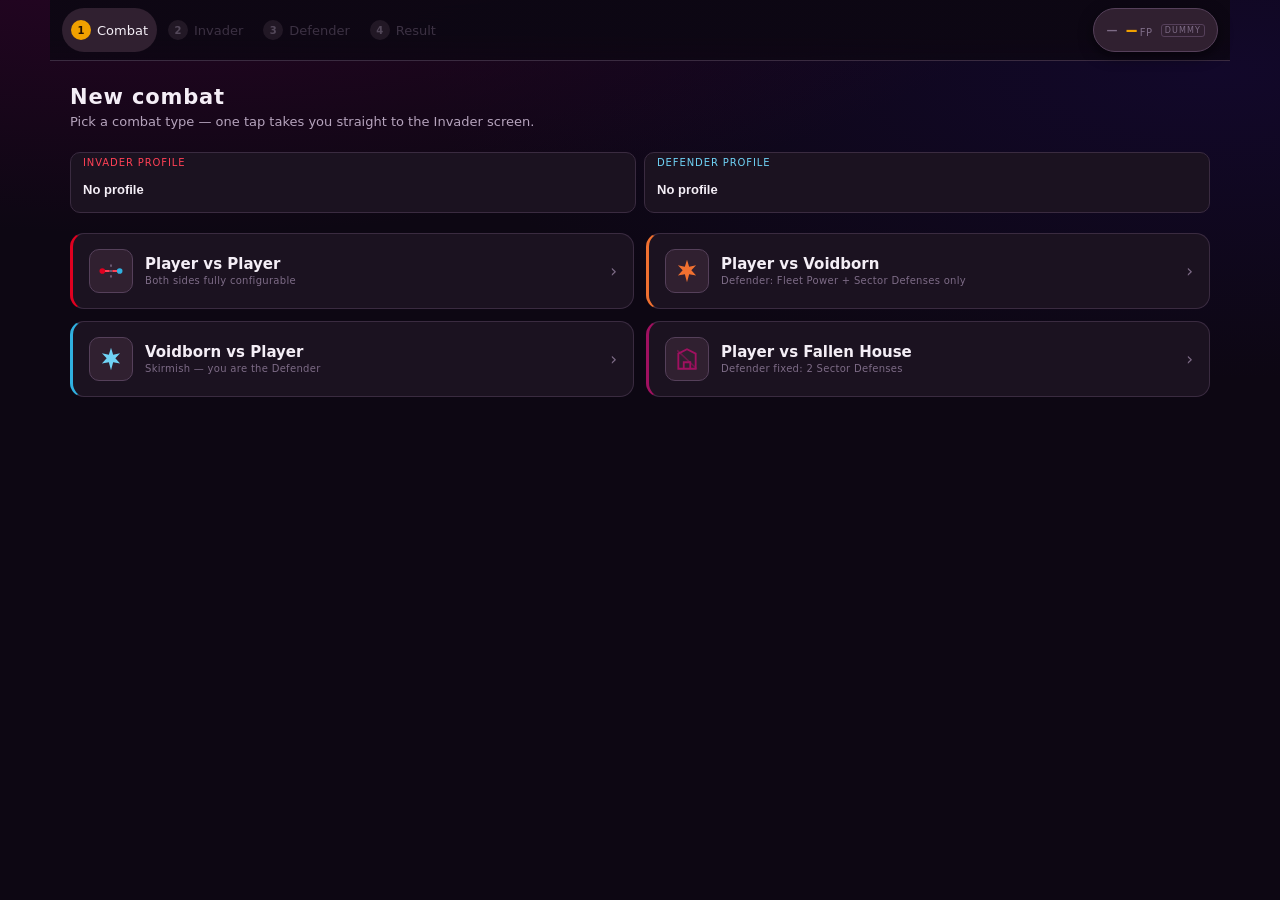
<file: Archive/draft-1-keypad.html>
<!--
================================================================================
  VOIDFALL COMBAT HELPER — DRAFT 1  "KEYPAD"
================================================================================

  KERNIDEE
  Jede Zahl kostet genau einen Tap. Die fuenf Flottentypen stehen als kompakte
  Liste untereinander; der Wert wird nicht an der Zeile selbst eingestellt,
  sondern ueber einen festen Ziffernblock im unteren Bildschirmdrittel, der
  0 bis 14 vollstaendig abdeckt. Nach jeder Eingabe springt die Auswahl
  automatisch auf die naechste Flottenzeile weiter — man tippt eine Flotte wie
  eine Telefonnummer, ohne den Daumen zu bewegen und ohne die Zeile zu treffen.
  Die Liste oben bleibt dabei permanent lesbar, weil der Block sie nicht
  verdeckt, sondern unter ihr liegt.

  Technologien sind ein Raster aus Dreifach-Chips: ein Tap zykliert
  NONE -> BASIC -> IMPROVED -> NONE. Die Zustaende sind uebernommen aus der
  offiziellen App: Basic = dunkles Panel mit Goldkontur, Improved = helles
  Silber. Die drei Corvette-Upgrades stehen bewusst NICHT bei den uebrigen
  Technologien, sondern direkt unter der Corvette-Zeile, weil sie ohne
  Corvette Fleet Power wirkungslos sind.

  BEWUSST GEOPFERT
  - Bildschirmflaeche: Der Ziffernblock belegt dauerhaft rund 200 px. Auf dem
    iPhone bleiben fuer Flottenliste und Technologien nur etwa 380 px, die
    Technologie-Sektion muss deshalb gescrollt werden.
  - Raeumlichkeit: Es gibt keine Sektor-Metapher, keine Anschauung davon, wer
    wem gegenuebersteht. Das ist eine Dateneingabemaske und sieht auch so aus.
  - Modusfreiheit: Es gibt immer genau ein "aktives" Feld. Wer das uebersieht,
    schreibt seine Zahl in die falsche Zeile. Dagegen steht eine sehr laute
    Markierung der aktiven Zeile — aber der Modus bleibt ein Modus.

  KEINE KAMPFLOGIK. Ergebnis und Kampflog sind hartcodierte Dummy-Werte aus
  COMBAT-RULES.md Paragraph 8 (Worked Example). Das Floating-Kurzergebnis
  aktualisiert sich sichtbar bei Eingaben, benutzt dafuer aber ausdruecklich
  KEINEN Resolver, sondern einen als "dummy" gekennzeichneten Platzhalter.
================================================================================
-->
<meta charset="utf-8">
<meta name="viewport" content="width=device-width, initial-scale=1, viewport-fit=cover">
<title>Voidfall Combat Helper — Draft 1 · Keypad</title>
<style>
/* ===== Design Tokens (identisch in allen drei Entwuerfen) ================= */
:root{
  --void-0:#05030a; --void-1:#0d0713; --nebula-a:#2a0426; --nebula-b:#12082a;
  --surface-1:#1b1220; --surface-2:#302030; --surface-3:#403040; --surface-4:#4e3c50;
  --surface-sheet:#17101c; --line:#55405a; --line-soft:#3a2b40;
  --text-1:#f4eef6; --text-2:#b6a4bd; --text-3:#7d6b86; --text-on-light:#24101f;
  --accent:#f0a000; --accent-hi:#ffbe33; --accent-dim:#8a5c00; --accent-2:#30b0e0;
  --invader:#e00020; --invader-hi:#ff4055; --invader-dim:#4a0a15; --invader-wash:rgba(224,0,32,.12);
  --defender:#30b0e0; --defender-hi:#6fd2f5; --defender-dim:#0a3348; --defender-wash:rgba(48,176,224,.12);
  --voidborn:#f07030; --voidborn-wash:rgba(240,112,48,.14); --fallen:#a01060; --fallen-wash:rgba(160,16,96,.14);
  --damage:#e03020; --damage-approach:#e00020; --damage-salvo:#ff5a3c;
  --absorb:#0050a0; --absorb-hi:#30b0e0; --initiative:#f0f0f0;
  --win:#3fbf7f; --lose:#e0455a; --tie:#c8a23c;
  --sector-defense:#d13f88; --starbase:#7b68e8; --shipyard:#7fa87f;
  --fleet-corvette:#f0a000; --fleet-sentry:#3fa0b4; --fleet-destroyer:#9a72e0;
  --fleet-dreadnought:#3f86d6; --fleet-carrier:#f0705a; --fleet-voidborn:#f07030;
  --tech-none-bg:#241a2a; --tech-none-line:#45354b; --tech-none-text:#8d7c95;
  --tech-basic-bg:#302030; --tech-basic-line:#f0a000; --tech-basic-text:#ffcb5c;
  --tech-improved-bg:#d0c0c0; --tech-improved-line:#ffffff; --tech-improved-text:#24101f;
  --tech-frame:#007030;
  --font-ui:-apple-system,BlinkMacSystemFont,"SF Pro Text","Segoe UI Variable","Segoe UI",system-ui,Roboto,"Helvetica Neue",Arial,sans-serif;
  --font-num:ui-monospace,"SF Mono",SFMono-Regular,Menlo,Consolas,"Roboto Mono",monospace;
  --fs-micro:10px; --fs-label:11px; --fs-small:13px; --fs-body:15px; --fs-lead:17px;
  --fs-title:21px; --fs-display:28px; --fs-hero:40px;
  --lh-tight:1.15; --lh-normal:1.45; --ls-label:.09em; --ls-title:.04em;
  --fw-regular:400; --fw-medium:550; --fw-bold:700;
  --sp-1:4px; --sp-2:8px; --sp-3:12px; --sp-4:16px; --sp-5:20px; --sp-6:24px;
  --sp-8:32px; --sp-10:40px; --sp-12:48px;
  --r-sm:6px; --r-md:10px; --r-lg:14px; --r-xl:20px; --r-pill:999px;
  --shadow-1:0 1px 2px rgba(0,0,0,.5); --shadow-2:0 4px 14px rgba(0,0,0,.55); --shadow-3:0 10px 34px rgba(0,0,0,.65);
  --glow-accent:0 0 0 1px var(--accent),0 0 12px rgba(240,160,0,.35);
  --glow-invader:0 0 0 1px var(--invader),0 0 12px rgba(224,0,32,.35);
  --glow-defender:0 0 0 1px var(--defender),0 0 12px rgba(48,176,224,.35);
  --tap-min:44px; --tap-comfort:52px;
  --dur-fast:110ms; --dur-base:180ms; --dur-slow:280ms; --ease:cubic-bezier(.2,.7,.3,1);
}

/* ===== Grundgeruest ====================================================== */
*{box-sizing:border-box;-webkit-tap-highlight-color:transparent}
html,body{height:100%;margin:0;overflow-x:hidden}
body{
  font-family:var(--font-ui); font-size:var(--fs-body); color:var(--text-1);
  background:var(--void-1);
  background-image:
    radial-gradient(120% 60% at 12% -10%, var(--nebula-a) 0%, transparent 60%),
    radial-gradient(100% 55% at 95% 8%, var(--nebula-b) 0%, transparent 62%);
  background-attachment:fixed;
  -webkit-font-smoothing:antialiased;
}
button{font:inherit;color:inherit;background:none;border:0;cursor:pointer;margin:0}
.lbl{font-size:var(--fs-label);letter-spacing:var(--ls-label);text-transform:uppercase;color:var(--text-3);font-weight:var(--fw-medium)}
.num{font-family:var(--font-num);font-variant-numeric:tabular-nums}
.sr{position:absolute;width:1px;height:1px;overflow:hidden;clip:rect(0 0 0 0)}

/* ===== App-Rahmen ======================================================== */
.app{display:flex;flex-direction:column;min-height:100%;max-width:1180px;margin:0 auto}

/* --- Kopfzeile: Breadcrumb + Floating-Kurzergebnis --- */
.topbar{
  position:sticky;top:0;z-index:40;
  display:flex;align-items:center;gap:var(--sp-2);
  padding:var(--sp-2) var(--sp-3);
  padding-top:max(var(--sp-2),env(safe-area-inset-top));
  background:linear-gradient(180deg,rgba(13,7,19,.97) 60%,rgba(13,7,19,.82));
  backdrop-filter:blur(12px); border-bottom:1px solid var(--line-soft);
}
.crumbs{display:flex;align-items:center;gap:2px;flex:1;min-width:0}
.crumb{
  display:flex;align-items:center;justify-content:center;gap:6px;
  min-height:var(--tap-min);min-width:var(--tap-min);padding:0 9px;border-radius:var(--r-pill);
  font-size:var(--fs-small);color:var(--text-3);white-space:nowrap;
  transition:background var(--dur-fast) var(--ease),color var(--dur-fast) var(--ease);
}
.crumb .dot{width:20px;height:20px;border-radius:50%;display:grid;place-items:center;
  background:var(--surface-3);color:var(--text-2);font-size:var(--fs-micro);font-weight:var(--fw-bold);flex:none}
.crumb.done{color:var(--text-2)}
.crumb.done .dot{background:var(--accent-dim);color:var(--accent-hi)}
.crumb[aria-current="step"]{background:var(--surface-2);color:var(--text-1)}
.crumb[aria-current="step"] .dot{background:var(--accent);color:#241000}
.crumb:disabled{opacity:.42}
.crumb .cname{display:none}
@media(min-width:520px){.crumb .cname{display:inline}}

/* --- Kurzergebnis oben rechts --- */
.mini{
  flex:none;display:flex;align-items:center;gap:var(--sp-2);
  min-height:var(--tap-min);padding:0 var(--sp-3);border-radius:var(--r-pill);
  background:var(--surface-2);border:1px solid var(--line);
  box-shadow:var(--shadow-2);transition:transform var(--dur-base) var(--ease),box-shadow var(--dur-base) var(--ease);
}
.mini.pulse{animation:miniPulse 480ms var(--ease)}
@keyframes miniPulse{0%{transform:scale(1)}35%{transform:scale(1.075);box-shadow:var(--glow-accent)}100%{transform:scale(1)}}
.mini .who{font-size:var(--fs-label);letter-spacing:var(--ls-label);text-transform:uppercase;font-weight:var(--fw-bold);line-height:1}
.mini .who.inv{color:var(--invader-hi)} .mini .who.def{color:var(--defender-hi)}
.mini .who.tie{color:var(--tie)} .mini .who.na{color:var(--text-3)}
.mini .fp{display:flex;align-items:baseline;gap:3px}
.mini .fp b{font-family:var(--font-num);font-size:var(--fs-lead);color:var(--accent);line-height:1}
.mini .fp span{font-size:var(--fs-micro);color:var(--text-3);letter-spacing:.06em}
.mini .tag{font-size:8px;letter-spacing:.14em;color:var(--text-3);border:1px solid var(--line);
  border-radius:3px;padding:1px 3px;text-transform:uppercase}

/* ===== Masken ============================================================ */
.screens{flex:1;display:flex;flex-direction:column}
.screen{display:none;flex:1;flex-direction:column}
.screen.on{display:flex}
.pad{padding:var(--sp-4) var(--sp-3) var(--sp-6)}
h1.title{font-size:var(--fs-title);letter-spacing:var(--ls-title);margin:0 0 var(--sp-1);font-weight:var(--fw-bold)}
p.sub{margin:0 0 var(--sp-5);color:var(--text-2);font-size:var(--fs-small);line-height:var(--lh-normal)}

/* ===== Maske 1 =========================================================== */
.profiles{display:grid;grid-template-columns:1fr 1fr;gap:var(--sp-2);margin-bottom:var(--sp-5)}
.prof{
  display:flex;flex-direction:column;padding:var(--sp-1) var(--sp-3) 0;
  background:var(--surface-1);border:1px solid var(--line-soft);border-radius:var(--r-md);
}
.prof label{font-size:var(--fs-micro);letter-spacing:var(--ls-label);text-transform:uppercase}
.prof.inv label{color:var(--invader-hi)} .prof.def label{color:var(--defender-hi)}
.prof select{
  appearance:none;width:100%;background:transparent;border:0;color:var(--text-1);
  font-size:var(--fs-small);font-weight:var(--fw-medium);min-height:var(--tap-min);
}
.prof select option{background:var(--surface-2);color:var(--text-1)}

.types{display:flex;flex-direction:column;gap:var(--sp-2)}
.type{
  display:flex;align-items:center;gap:var(--sp-3);width:100%;text-align:left;
  min-height:76px;padding:var(--sp-3) var(--sp-4);
  background:var(--surface-1);border:1px solid var(--line-soft);border-radius:var(--r-lg);
  transition:transform var(--dur-fast) var(--ease),border-color var(--dur-fast) var(--ease),background var(--dur-fast) var(--ease);
}
.type:active{transform:scale(.985);background:var(--surface-2)}
.type .sig{width:44px;height:44px;flex:none;border-radius:var(--r-md);display:grid;place-items:center;
  background:var(--surface-2);border:1px solid var(--line)}
.type .sig svg{width:26px;height:26px}
.type .txt{flex:1;min-width:0}
.type .txt b{display:block;font-size:var(--fs-body);font-weight:var(--fw-medium)}
.type .txt small{display:block;color:var(--text-3);font-size:var(--fs-micro);margin-top:2px;letter-spacing:.03em}
.type .go{color:var(--text-3);font-size:var(--fs-lead)}
.type[data-t="pvp"]{border-left:3px solid var(--invader)}
.type[data-t="pvv"]{border-left:3px solid var(--voidborn)}
.type[data-t="skirmish"]{border-left:3px solid var(--defender)}
.type[data-t="fallen"]{border-left:3px solid var(--fallen)}
.type.sel{border-color:var(--accent);box-shadow:var(--glow-accent)}

/* ===== Masken 2/3 ======================================================== */
.duo{display:flex;flex-direction:column;flex:1}
.side{display:flex;flex-direction:column;flex:1;min-width:0}
.sidehead{
  display:flex;align-items:center;gap:var(--sp-2);padding:var(--sp-3);
  border-bottom:1px solid var(--line-soft);
}
.sidehead .badge{
  font-size:var(--fs-label);letter-spacing:var(--ls-label);text-transform:uppercase;font-weight:var(--fw-bold);
  padding:5px 10px;border-radius:var(--r-sm);
}
.side.inv .sidehead .badge{background:var(--invader-wash);color:var(--invader-hi);border:1px solid var(--invader)}
.side.def .sidehead .badge{background:var(--defender-wash);color:var(--defender-hi);border:1px solid var(--defender)}
.sidehead .ctx{font-size:var(--fs-small);color:var(--text-2);flex:1;min-width:0;
  overflow:hidden;text-overflow:ellipsis;white-space:nowrap}
.sidebody{flex:1;overflow-y:auto;padding:var(--sp-3) var(--sp-3) var(--sp-5);-webkit-overflow-scrolling:touch}

.sect{margin-bottom:var(--sp-5)}
.sect > .lbl{display:block;margin:0 0 var(--sp-2)}

/* --- Flottenzeilen --- */
.fleets{display:flex;flex-direction:column;gap:var(--sp-1)}
.frow{
  display:flex;align-items:center;gap:var(--sp-3);width:100%;text-align:left;
  min-height:var(--tap-comfort);padding:var(--sp-1) var(--sp-3);
  border-radius:var(--r-md);border:1px solid transparent;background:var(--surface-1);
  transition:background var(--dur-fast) var(--ease),border-color var(--dur-fast) var(--ease);
}
.frow .fi{width:28px;height:28px;flex:none;display:grid;place-items:center}
.frow .fi svg{width:26px;height:26px}
.frow .fn{flex:1;min-width:0;font-size:var(--fs-small);font-weight:var(--fw-medium);
  overflow:hidden;text-overflow:ellipsis;white-space:nowrap}
.frow .fv{
  font-family:var(--font-num);font-size:24px;font-weight:var(--fw-bold);
  min-width:46px;text-align:right;color:var(--text-3);line-height:1;
}
.frow.has .fv{color:var(--accent)}
.frow.act{background:var(--surface-3);border-color:var(--accent);box-shadow:var(--glow-accent)}
.frow.act .fn{color:var(--text-1)}
.frow .cue{width:10px;flex:none;font-size:var(--fs-small);color:var(--accent);opacity:0}
.frow.act .cue{opacity:1}

/* --- Technologie-Chips --- */
.chips{display:grid;grid-template-columns:repeat(auto-fill,minmax(102px,1fr));gap:var(--sp-2)}
.chip{
  position:relative;min-height:var(--tap-min);padding:7px 9px;border-radius:var(--r-md);
  text-align:left;border:1px solid var(--tech-none-line);background:var(--tech-none-bg);
  color:var(--tech-none-text);
  transition:background var(--dur-fast) var(--ease),color var(--dur-fast) var(--ease),border-color var(--dur-fast) var(--ease);
}
.chip .cn{display:block;font-size:var(--fs-small);font-weight:var(--fw-medium);line-height:var(--lh-tight)}
.chip .cs{display:block;font-size:9px;letter-spacing:.12em;text-transform:uppercase;margin-top:4px;opacity:.85}
.chip[data-s="1"]{background:var(--tech-basic-bg);border-color:var(--tech-basic-line);color:var(--tech-basic-text)}
.chip[data-s="2"]{background:var(--tech-improved-bg);border-color:var(--tech-improved-line);color:var(--tech-improved-text)}
.chip:active{transform:scale(.97)}
.chip.off{opacity:.4}
.chip .devi{position:absolute;top:5px;right:6px;width:6px;height:6px;border-radius:50%;
  background:var(--accent-2);display:none}
.chip.deviates .devi{display:block}

/* --- Corvette-Upgrades docken an die Corvette-Zeile an --- */
.dock{
  margin:2px 0 var(--sp-2) var(--sp-5);padding-left:var(--sp-3);
  border-left:2px solid var(--line-soft);
}
.dock .lbl{display:block;margin-bottom:6px}
.dock.muted{opacity:.42}
.dock .hint{font-size:var(--fs-micro);color:var(--text-3);margin-top:6px;display:none}
.dock.muted .hint{display:block}

/* --- Zahlenfelder (Installationen etc.) --- */
.nrow{display:flex;align-items:center;gap:var(--sp-3);min-height:var(--tap-comfort);
  padding:var(--sp-1) var(--sp-3);background:var(--surface-1);border-radius:var(--r-md);
  border:1px solid transparent;margin-bottom:var(--sp-1)}
.nrow.act{background:var(--surface-3);border-color:var(--accent);box-shadow:var(--glow-accent)}
.nrow .fi{width:28px;height:28px;flex:none;display:grid;place-items:center}
.nrow .fi svg{width:24px;height:24px}
.nrow .fn{flex:1;font-size:var(--fs-small)}
.nrow .fv{font-family:var(--font-num);font-size:22px;font-weight:var(--fw-bold);min-width:34px;
  text-align:right;color:var(--text-3)}
.nrow.has .fv{color:var(--accent)}

/* --- Advanced --- */
details.adv{border-top:1px solid var(--line-soft);padding-top:var(--sp-3);margin-top:var(--sp-4)}
details.adv summary{list-style:none;display:flex;align-items:center;gap:var(--sp-2);
  min-height:var(--tap-min);cursor:pointer;font-size:var(--fs-small);color:var(--text-2)}
details.adv summary::-webkit-details-marker{display:none}
details.adv summary::before{content:"▸";color:var(--accent);transition:transform var(--dur-fast)}
details.adv[open] summary::before{transform:rotate(90deg)}
.advbody{padding-top:var(--sp-2)}
.seg{display:flex;gap:4px;background:var(--surface-1);padding:3px;border-radius:var(--r-md);border:1px solid var(--line-soft)}
.seg button{flex:1;min-height:var(--tap-min);border-radius:7px;font-size:var(--fs-small);color:var(--text-3)}
.seg button[aria-pressed="true"]{background:var(--surface-3);color:var(--text-1);box-shadow:var(--shadow-1)}
.field{margin-bottom:var(--sp-3)}
.field > .lbl{display:block;margin-bottom:6px}
.field .expl{font-size:var(--fs-micro);color:var(--text-3);margin-top:5px;line-height:var(--lh-normal)}
.switch{display:flex;align-items:center;gap:var(--sp-3);min-height:var(--tap-min);width:100%;text-align:left}
.switch .tr{width:46px;height:28px;border-radius:var(--r-pill);background:var(--surface-3);flex:none;
  position:relative;transition:background var(--dur-fast) var(--ease);border:1px solid var(--line)}
.switch .tr::after{content:"";position:absolute;top:3px;left:3px;width:20px;height:20px;border-radius:50%;
  background:var(--text-2);transition:transform var(--dur-fast) var(--ease)}
.switch[aria-pressed="true"] .tr{background:var(--accent-dim);border-color:var(--accent)}
.switch[aria-pressed="true"] .tr::after{transform:translateX(18px);background:var(--accent-hi)}
.switch .sl{font-size:var(--fs-small);flex:1}

/* --- leere Defender-Seite (Fallen House) --- */
.fixedside{padding:var(--sp-5) var(--sp-3);text-align:center}
.fixedside .big{font-family:var(--font-num);font-size:var(--fs-hero);color:var(--sector-defense);line-height:1}
.fixedside p{color:var(--text-2);font-size:var(--fs-small);line-height:var(--lh-normal);max-width:34ch;margin:var(--sp-3) auto 0}

/* ===== Ziffernblock ====================================================== */
.keypad{
  position:sticky;bottom:0;z-index:30;
  background:var(--surface-sheet);border-top:1px solid var(--line);
  padding:var(--sp-2) var(--sp-2) max(var(--sp-2),env(safe-area-inset-bottom));
  box-shadow:0 -8px 26px rgba(0,0,0,.55);
}
.kphead{display:flex;align-items:center;gap:var(--sp-2);padding:2px var(--sp-2) var(--sp-2)}
.kphead .kpt{flex:1;font-size:var(--fs-small);color:var(--text-2);overflow:hidden;
  text-overflow:ellipsis;white-space:nowrap}
.kphead .kpt b{color:var(--accent)}
.kphead .kpx{min-height:var(--tap-min);padding:0 14px;border-radius:var(--r-pill);border:1px solid var(--line);
  font-size:var(--fs-small);color:var(--text-2)}
.keys{display:grid;grid-template-columns:repeat(5,1fr);gap:6px}
.key{
  min-height:var(--tap-comfort);border-radius:var(--r-md);
  background:var(--surface-2);border:1px solid var(--line-soft);
  font-family:var(--font-num);font-size:var(--fs-lead);font-weight:var(--fw-medium);
  transition:background var(--dur-fast) var(--ease),transform var(--dur-fast) var(--ease);
}
.key:active{background:var(--accent);color:#241000;transform:scale(.94)}
.key.zero{color:var(--text-3)}
.key.wide{grid-column:span 2}
@media(min-height:800px){.key{min-height:56px}}

/* ===== Maske 4 =========================================================== */
.result{padding:var(--sp-4) var(--sp-3)}
.verdict{
  border-radius:var(--r-lg);padding:var(--sp-5) var(--sp-4);text-align:center;
  border:1px solid var(--win);background:linear-gradient(180deg,rgba(63,191,127,.16),rgba(63,191,127,.04));
  margin-bottom:var(--sp-4);
}
.verdict .who{font-size:var(--fs-label);letter-spacing:var(--ls-label);text-transform:uppercase;color:var(--win);
  font-weight:var(--fw-bold)}
.verdict h2{margin:var(--sp-2) 0 var(--sp-1);font-size:var(--fs-display);letter-spacing:var(--ls-title)}
.verdict .rem{color:var(--text-2);font-size:var(--fs-small)}
.verdict .rem b{font-family:var(--font-num);color:var(--accent);font-size:var(--fs-lead)}
.fpbars{display:grid;grid-template-columns:1fr 1fr;gap:var(--sp-2);margin-bottom:var(--sp-5)}
.fpbar{background:var(--surface-1);border:1px solid var(--line-soft);border-radius:var(--r-md);padding:var(--sp-3)}
.fpbar .lbl{display:block;margin-bottom:6px}
.fpbar.inv{border-left:3px solid var(--invader)} .fpbar.def{border-left:3px solid var(--defender)}
.fpbar .v{font-family:var(--font-num);font-size:var(--fs-display);line-height:1}
.fpbar.inv .v{color:var(--invader-hi)} .fpbar.def .v{color:var(--defender-hi)}
.fpbar .d{font-size:var(--fs-micro);color:var(--text-3);margin-top:4px}

.log{border-top:1px solid var(--line-soft);padding-top:var(--sp-4)}
.log h3{font-size:var(--fs-lead);margin:0 0 var(--sp-3);letter-spacing:var(--ls-title)}
.step{background:var(--surface-1);border:1px solid var(--line-soft);border-radius:var(--r-md);
  margin-bottom:var(--sp-2);overflow:hidden}
.step > summary{list-style:none;display:flex;align-items:center;gap:var(--sp-3);
  min-height:var(--tap-comfort);padding:var(--sp-2) var(--sp-3);cursor:pointer}
.step > summary::-webkit-details-marker{display:none}
.step .sname{flex:1;font-size:var(--fs-small);font-weight:var(--fw-medium)}
.step .sfp{display:flex;align-items:center;gap:6px;font-family:var(--font-num);font-size:var(--fs-small)}
.step .sfp .i{color:var(--invader-hi)} .step .sfp .d{color:var(--defender-hi)}
.step .sfp .sep{color:var(--text-3)}
.step .chev{color:var(--text-3);transition:transform var(--dur-fast)}
.step[open] .chev{transform:rotate(90deg)}
.step .body{padding:0 var(--sp-3) var(--sp-3);border-top:1px solid var(--line-soft);padding-top:var(--sp-3)}
.calc{display:flex;flex-direction:column;gap:var(--sp-2)}
.line{display:flex;align-items:flex-start;gap:var(--sp-2);font-size:var(--fs-small);line-height:var(--lh-normal)}
.line .pip{width:8px;height:8px;border-radius:2px;flex:none;margin-top:6px}
.line .pip.dmg{background:var(--damage)} .line .pip.abs{background:var(--absorb-hi)}
.line .pip.ini{background:var(--initiative)} .line .pip.res{background:var(--accent)}
.line span{flex:1;color:var(--text-2)}
.line b{color:var(--text-1);font-family:var(--font-num)}
.notice{font-size:var(--fs-micro);color:var(--text-3);text-align:center;padding:var(--sp-4) var(--sp-3);
  line-height:var(--lh-normal)}

/* ===== Tablet-Breakpoint: Maske 2 und 3 nebeneinander ==================== */
@media(min-width:720px){
  .duo.pair{flex-direction:row;gap:0}
  .duo.pair > .side{flex:1 1 50%;border-right:1px solid var(--line-soft)}
  .duo.pair > .side:last-child{border-right:0}
  .crumb .cname{display:inline}
  .types{display:grid;grid-template-columns:1fr 1fr;gap:var(--sp-3)}
  .keys{grid-template-columns:repeat(10,1fr)}
  .fpbars{grid-template-columns:1fr 1fr}
  .pad{padding:var(--sp-6) var(--sp-5) var(--sp-8)}
  .result{padding:var(--sp-5)}
}
@media(min-width:1100px){
  .chips{grid-template-columns:repeat(auto-fill,minmax(124px,1fr))}
}
</style>

<body>
<!-- Icon-Sprite: alle Silhouetten als Inline-SVG selbst gezeichnet -->
<svg class="sr" aria-hidden="true"><defs>
  <symbol id="i-corvette" viewBox="0 0 24 24"><path d="M12 2 15 9l6 3-6 1.6L12 22l-3-8.4L3 12l6-3z" fill="currentColor"/></symbol>
  <symbol id="i-sentry" viewBox="0 0 24 24"><path d="M12 2.6 20 7v10l-8 4.4L4 17V7z" fill="none" stroke="currentColor" stroke-width="1.7"/><circle cx="12" cy="12" r="3.2" fill="currentColor"/></symbol>
  <symbol id="i-destroyer" viewBox="0 0 24 24"><path d="M12 2 14.6 10H21l-4.4 3.2L18 21l-6-3.6L6 21l1.4-7.8L3 10h6.4z" fill="currentColor"/></symbol>
  <symbol id="i-dreadnought" viewBox="0 0 24 24"><path d="M12 2 21 8v6l-9 8-9-8V8z" fill="currentColor" opacity=".9"/><path d="M12 6.5 17 9.6v3.2l-5 4.4-5-4.4V9.6z" fill="var(--surface-1)"/></symbol>
  <symbol id="i-carrier" viewBox="0 0 24 24"><rect x="3" y="6" width="18" height="12" rx="2.4" fill="none" stroke="currentColor" stroke-width="1.8"/><path d="M7 10h5v4H7z" fill="currentColor"/><path d="M15 9.2 19.4 12 15 14.8z" fill="currentColor"/></symbol>
  <symbol id="i-voidborn" viewBox="0 0 24 24"><path d="M12 1.6 14 8l6.4-1.4L16 11.4l4.4 4.8L14 15l-2 7.4L10 15l-6.4 1.2L8 11.4 3.6 6.6 10 8z" fill="currentColor"/></symbol>
  <symbol id="i-sd" viewBox="0 0 24 24"><path d="M12 2.4 20.4 6v6.4c0 4.6-3.4 8-8.4 9.2-5-1.2-8.4-4.6-8.4-9.2V6z" fill="none" stroke="currentColor" stroke-width="1.8"/><path d="M8.6 12.2 11 14.6l4.6-4.8" fill="none" stroke="currentColor" stroke-width="1.9" stroke-linecap="round"/></symbol>
  <symbol id="i-starbase" viewBox="0 0 24 24"><circle cx="12" cy="12" r="4" fill="currentColor"/><ellipse cx="12" cy="12" rx="10" ry="4" fill="none" stroke="currentColor" stroke-width="1.6" transform="rotate(-24 12 12)"/></symbol>
  <symbol id="i-pvp" viewBox="0 0 24 24"><path d="M4 12h6M14 12h6" stroke="currentColor" stroke-width="2" stroke-linecap="round"/><circle cx="4" cy="12" r="2.6" fill="var(--invader)"/><circle cx="20" cy="12" r="2.6" fill="var(--defender)"/><path d="M12 6v12" stroke="var(--text-3)" stroke-width="1.4" stroke-dasharray="2 3"/></symbol>
  <symbol id="i-fallen" viewBox="0 0 24 24"><path d="M4 21V7l8-4 8 4v14z" fill="none" stroke="currentColor" stroke-width="1.7"/><path d="M9 21v-6h6v6" fill="none" stroke="currentColor" stroke-width="1.7"/><path d="M3 4l18 17" stroke="currentColor" stroke-width="1.5" opacity=".55"/></symbol>
</defs></svg>

<div class="app">

  <!-- ===== Kopfzeile ===================================================== -->
  <header class="topbar">
    <nav class="crumbs" aria-label="Steps">
      <button class="crumb" data-go="1"><span class="dot">1</span><span class="cname">Combat</span></button>
      <button class="crumb" data-go="2"><span class="dot">2</span><span class="cname">Invader</span></button>
      <button class="crumb" data-go="3"><span class="dot">3</span><span class="cname">Defender</span></button>
      <button class="crumb" data-go="4"><span class="dot">4</span><span class="cname">Result</span></button>
    </nav>
    <button class="mini" id="mini" data-go="4" aria-label="Quick result, go to result screen">
      <span class="who na" id="miniWho">—</span>
      <span class="fp"><b id="miniFp">–</b><span>FP</span></span>
      <span class="tag">dummy</span>
    </button>
  </header>

  <div class="screens">

    <!-- ===== Maske 1 ===================================================== -->
    <section class="screen on" data-screen="1">
      <div class="pad">
        <h1 class="title">New combat</h1>
        <p class="sub">Pick a combat type — one tap takes you straight to the Invader screen.</p>

        <div class="profiles">
          <div class="prof inv">
            <label for="pInv">Invader profile</label>
            <select id="pInv"></select>
          </div>
          <div class="prof def">
            <label for="pDef">Defender profile</label>
            <select id="pDef"></select>
          </div>
        </div>

        <div class="types" id="types">
          <button class="type" data-t="pvp">
            <span class="sig" style="color:var(--invader-hi)"><svg><use href="#i-pvp"/></svg></span>
            <span class="txt"><b>Player vs Player</b><small>Both sides fully configurable</small></span>
            <span class="go">›</span>
          </button>
          <button class="type" data-t="pvv">
            <span class="sig" style="color:var(--voidborn)"><svg><use href="#i-voidborn"/></svg></span>
            <span class="txt"><b>Player vs Voidborn</b><small>Defender: Fleet Power + Sector Defenses only</small></span>
            <span class="go">›</span>
          </button>
          <button class="type" data-t="skirmish">
            <span class="sig" style="color:var(--defender-hi)"><svg><use href="#i-voidborn"/></svg></span>
            <span class="txt"><b>Voidborn vs Player</b><small>Skirmish — you are the Defender</small></span>
            <span class="go">›</span>
          </button>
          <button class="type" data-t="fallen">
            <span class="sig" style="color:var(--fallen)"><svg><use href="#i-fallen"/></svg></span>
            <span class="txt"><b>Player vs Fallen House</b><small>Defender fixed: 2 Sector Defenses</small></span>
            <span class="go">›</span>
          </button>
        </div>
      </div>
    </section>

    <!-- ===== Masken 2 + 3 ================================================ -->
    <section class="screen" data-screen="2">
      <div class="duo" id="duo2"></div>
    </section>
    <section class="screen" data-screen="3">
      <div class="duo" id="duo3"></div>
    </section>

    <!-- ===== Maske 4 ===================================================== -->
    <section class="screen" data-screen="4">
      <div class="result">
        <div class="verdict">
          <div class="who">Invader victory</div>
          <h2>Sector taken</h2>
          <div class="rem">Remaining Fleet Power <b>2</b> Corvette FP</div>
        </div>
        <div class="fpbars">
          <div class="fpbar inv"><span class="lbl">Invader</span><div class="v">2</div><div class="d">4 → 2 · lost 2 FP</div></div>
          <div class="fpbar def"><span class="lbl">Defender</span><div class="v">0</div><div class="d">3 → 0 · wiped out</div></div>
        </div>

        <div class="log">
          <h3>Combat log</h3>

          <details class="step" open>
            <summary><span class="chev">›</span><span class="sname">Approach step</span>
              <span class="sfp"><span class="i">4→3</span><span class="sep">·</span><span class="d">3→3</span></span></summary>
            <div class="body"><div class="calc">
              <div class="line"><i class="pip dmg"></i><span>Defender: 1 Sector Defense deals <b>1</b> Approach Damage.</span></div>
              <div class="line"><i class="pip abs"></i><span>Invader Approach Absorption: <b>0</b> — Basic Shields grants Salvo Absorption only.</span></div>
              <div class="line"><i class="pip res"></i><span>Invader recalls <b>1</b> Corvette FP. Invader <b>4 → 3</b>, Defender <b>3</b>.</span></div>
            </div></div>
          </details>

          <details class="step">
            <summary><span class="chev">›</span><span class="sname">Salvo step 1</span>
              <span class="sfp"><span class="i">3→3</span><span class="sep">·</span><span class="d">3→2</span></span></summary>
            <div class="body"><div class="calc">
              <div class="line"><i class="pip ini"></i><span>Initiative <b>3</b> vs <b>3</b> — equal, so both sides fire simultaneously.</span></div>
              <div class="line"><i class="pip dmg"></i><span>Each side deals <b>1</b> Salvo Damage.</span></div>
              <div class="line"><i class="pip abs"></i><span>Invader absorbs with Basic Shields (<b>1</b> Salvo Absorption, now used up).</span></div>
              <div class="line"><i class="pip res"></i><span>Invader <b>3</b>, Defender <b>3 → 2</b>.</span></div>
            </div></div>
          </details>

          <details class="step">
            <summary><span class="chev">›</span><span class="sname">Salvo step 2</span>
              <span class="sfp"><span class="i">3→2</span><span class="sep">·</span><span class="d">2→1</span></span></summary>
            <div class="body"><div class="calc">
              <div class="line"><i class="pip ini"></i><span>Initiative <b>3</b> vs <b>2</b> — Invader is higher and fires first.</span></div>
              <div class="line"><i class="pip dmg"></i><span>Defender recalls <b>1</b> FP: <b>2 → 1</b>.</span></div>
              <div class="line"><i class="pip ini"></i><span>Defender recalculates Initiative: <b>1</b> — still ≥ 1, so it fires back.</span></div>
              <div class="line"><i class="pip res"></i><span>Invader <b>3 → 2</b>, Defender <b>1</b>.</span></div>
            </div></div>
          </details>

          <details class="step">
            <summary><span class="chev">›</span><span class="sname">Salvo step 3</span>
              <span class="sfp"><span class="i">2→2</span><span class="sep">·</span><span class="d">1→0</span></span></summary>
            <div class="body"><div class="calc">
              <div class="line"><i class="pip ini"></i><span>Initiative <b>2</b> vs <b>1</b> — Invader fires first.</span></div>
              <div class="line"><i class="pip dmg"></i><span>Defender recalls its last FP: <b>1 → 0</b>.</span></div>
              <div class="line"><i class="pip ini"></i><span>Defender Initiative is now <b>0</b> — no Damage back.</span></div>
              <div class="line"><i class="pip res"></i><span>Invader <b>2</b>, Defender <b>0</b> — combat ends.</span></div>
            </div></div>
          </details>

          <p class="notice">Prototype — result and log are hard-coded from the worked example in
            COMBAT-RULES.md §8. No combat is calculated in this draft.</p>
        </div>
      </div>
    </section>

  </div>

  <!-- ===== Ziffernblock (nur Maske 2/3) ================================== -->
  <div class="keypad" id="keypad" hidden>
    <div class="kphead">
      <span class="kpt" id="kpTitle">Tap a row, then a number</span>
      <button class="kpx" id="kpNext">Next ›</button>
    </div>
    <div class="keys" id="keys"></div>
  </div>

</div>

<script>
"use strict";
/* ---------------------------------------------------------------------------
   Zustand. Rein im Speicher, kein localStorage (Vorgabe).
   tech-Werte: 0 = NONE, 1 = BASIC, 2 = IMPROVED
--------------------------------------------------------------------------- */
const PROFILES = {
  none:      {name:"No profile", fleets:["corvette","sentry","destroyer","dreadnought","carrier"], tech:{}},
  valnis:    {name:"Valnis · Shields",      fleets:["corvette"],                       tech:{shields:2}},
  belitan:   {name:"Belitan · Targeting",   fleets:["corvette","sentry"],              tech:{targeting:1}},
  zenor:     {name:"Zenor · Destroyers",    fleets:["corvette","destroyer"],           tech:{destroyers:2, shields:1}},
  shiveus:   {name:"Shiveus · Dreadnoughts",fleets:["corvette","dreadnought"],         tech:{shields:1}},
  cortozaar: {name:"Cortozaar · Torpedoes", fleets:["corvette","sentry"],              tech:{torpedoes:2}},
  fenrax:    {name:"Fenrax · Carriers",     fleets:["corvette","carrier"],             tech:{targeting:1}},
  marqualos: {name:"Marqualos · Drones",    fleets:["corvette","destroyer"],           tech:{drones:2}}
};

const FLEETS = {
  corvette:   {label:"Corvette",    icon:"i-corvette",    color:"--fleet-corvette"},
  sentry:     {label:"Sentry",      icon:"i-sentry",      color:"--fleet-sentry"},
  destroyer:  {label:"Destroyer",   icon:"i-destroyer",   color:"--fleet-destroyer"},
  dreadnought:{label:"Dreadnought", icon:"i-dreadnought", color:"--fleet-dreadnought"},
  carrier:    {label:"Carrier",     icon:"i-carrier",     color:"--fleet-carrier"}
};

/* Nur die 8 Invader- / 5 Defender-Technologien, die das Ergebnis veraendern.
   Die sechs kampfneutralen aus dem Inventar (§4.2) sind bewusst nicht hier. */
const TECH = {
  targeting:  {label:"Targeting",   sides:"both", corvette:true},
  shields:    {label:"Shields",     sides:"both", corvette:true},
  torpedoes:  {label:"Torpedoes",   sides:"both", corvette:true},
  destroyers: {label:"Destroyers",  sides:"inv",  needs:"destroyer", binary:true},
  dsm:        {label:"Deep Space Missiles", sides:"both"},
  drones:     {label:"Autonomous Drones",   sides:"inv"},
  replicators:{label:"Combat Replicators",  sides:"inv", improvedOnly:true},
  energy:     {label:"Energy Cells", sides:"def", binaryHas:true}
};
const STATE_NAME = ["None","Basic","Improved"];

const S = {
  screen: 1,
  combatType: null,
  profile: {inv:"none", def:"none"},
  inv: blankSide(), def: blankSide(),
  focus: null   // {side:'inv'|'def', key:'corvette'|'sectorDefenses'|…}
};
function blankSide(){
  return {
    corvette:0, sentry:0, destroyer:0, dreadnought:0, carrier:0, voidborn:0,
    sectorDefenses:0, starbases:0, adjacent:0,
    tech:{targeting:0, shields:0, torpedoes:0, destroyers:1, dsm:0, drones:0, replicators:0, energy:0},
    spendEnergy:false, returnTrade:false, bombard:0
  };
}

/* ---- Wer ist auf welcher Seite? ----------------------------------------- */
const isVoidborn = (side) => (S.combatType==="pvv" && side==="def") || (S.combatType==="skirmish" && side==="inv");
const isFallen   = (side) => S.combatType==="fallen" && side==="def";
const isPlayer   = (side) => !isVoidborn(side) && !isFallen(side);

/* ------------------------------------------------------------------------ */
const $  = (s,r=document)=>r.querySelector(s);
const $$ = (s,r=document)=>[...r.querySelectorAll(s)];
const el = (tag, cls, html) => { const n=document.createElement(tag); if(cls) n.className=cls;
  if(html!=null) n.innerHTML=html; return n; };
const svg = (id, color) => `<svg style="color:var(${color})"><use href="#${id}"/></svg>`;

/* ===== Navigation ======================================================== */
function go(n){
  if(n>1 && !S.combatType) n = 1;
  S.screen = n;
  $$(".screen").forEach(s => s.classList.toggle("on", +s.dataset.screen === n));
  $$(".crumb").forEach(c => {
    const i = +c.dataset.go;
    c.toggleAttribute("disabled", i>1 && !S.combatType);
    c.classList.toggle("done", i < n);
    if(i===n) c.setAttribute("aria-current","step"); else c.removeAttribute("aria-current");
  });
  /* Der Fokus folgt der Maske: wer auf die Defender-Maske wechselt, will dort
     eingeben und soll dafuer keinen zusaetzlichen Tap auf die erste Zeile
     brauchen. Im Nebeneinander-Layout bleibt der Fokus, wo er ist. */
  if((n===2 || n===3) && !pairMode()){
    const want = n===2 ? "inv" : "def";
    if(!S.focus || S.focus.side !== want){
      const order = fieldOrder(want);
      S.focus = order.length ? {side:want, key:order[0]} : null;
    }
  }
  if(n===2 || n===3) renderSides();
  $("#keypad").hidden = !(n===2 || n===3);
  window.scrollTo(0,0);
}
$$(".crumb").forEach(c => c.addEventListener("click", () => go(+c.dataset.go)));
$("#mini").addEventListener("click", () => go(4));

/* ===== Maske 1 =========================================================== */
(function initProfiles(){
  for(const sel of ["#pInv","#pDef"]){
    const node = $(sel);
    for(const [k,p] of Object.entries(PROFILES)){
      node.append(new Option(p.name, k));
    }
    node.addEventListener("change", () => {
      const side = sel==="#pInv" ? "inv" : "def";
      S.profile[side] = node.value;
      applyProfile(side);
      if(S.screen===2 || S.screen===3) renderSides();
      bump();
    });
  }
})();
function applyProfile(side){
  const p = PROFILES[S.profile[side]];
  const t = S[side].tech;
  Object.keys(t).forEach(k => { if(k!=="destroyers") t[k]=0; });
  Object.assign(t, p.tech);
  // Fleet Power von Typen, die das Profil nicht kennt, zuruecksetzen
  if(S.profile[side]!=="none"){
    Object.keys(FLEETS).forEach(f => { if(!p.fleets.includes(f)) S[side][f]=0; });
  }
}
$$(".type").forEach(b => b.addEventListener("click", () => {
  S.combatType = b.dataset.t;
  $$(".type").forEach(x=>x.classList.toggle("sel", x===b));
  applyProfile("inv"); applyProfile("def");
  S.focus = {side:"inv", key:"corvette"};
  go(2);
  bump();
}));

/* ===== Masken 2/3: Aufbau ================================================ */
function visibleFleets(side){
  if(isVoidborn(side)) return ["voidborn"];
  if(isFallen(side))   return [];
  const p = PROFILES[S.profile[side]];
  return Object.keys(FLEETS).filter(f => p.fleets.includes(f));
}
/* Reihenfolge der Felder, durch die "Next" und Auto-Advance laufen */
function fieldOrder(side){
  const list = visibleFleets(side).slice();
  if(side==="def" && !isFallen(side)) {
    list.push("sectorDefenses");
    if(isPlayer("def")) list.push("starbases");
  }
  return list;
}
function fieldLabel(side, key){
  if(key==="voidborn") return "Voidborn Fleet Power";
  if(key==="sectorDefenses") return "Sector Defenses";
  if(key==="starbases") return "Starbases";
  return FLEETS[key].label + " Fleet Power";
}

function buildSide(side){
  const wrap = el("div", "side " + side);
  const head = el("div", "sidehead");
  const badge = el("span", "badge", side==="inv" ? "Invader" : "Defender");
  const ctx = el("span", "ctx", sideContext(side));
  head.append(badge, ctx);
  wrap.append(head);

  const body = el("div","sidebody");
  wrap.append(body);

  if(isFallen(side)){
    body.append(el("div","fixedside",
      `<div class="big">2</div>
       <span class="lbl">Sector Defenses</span>
       <p>A Fallen House sector is fully determined: the two printed Sector Defenses each deal
          1 Approach Damage. No Fleet Power, no Technologies, no Salvo steps — if the Invader
          survives the Approach step, the Fallen House capitulates immediately.</p>`));
    return wrap;
  }

  /* --- Fleet Power --- */
  const fs = el("div","sect");
  fs.append(el("span","lbl", isVoidborn(side) ? "Fleet Power" : "Fleet Power (tap a row, then a number)"));
  const rows = el("div","fleets");
  for(const key of visibleFleets(side)){
    const meta = key==="voidborn"
      ? {label:"Voidborn", icon:"i-voidborn", color:"--fleet-voidborn"} : FLEETS[key];
    const v = S[side][key];
    const r = el("button","frow" + (v>0?" has":"") + (isFocus(side,key)?" act":""),
      `<span class="fi">${svg(meta.icon, meta.color)}</span>
       <span class="fn">${meta.label}</span>
       <span class="fv num">${v}</span>
       <span class="cue">◂</span>`);
    r.addEventListener("click", () => setFocus(side, key));
    rows.append(r);

    /* Corvette-Upgrades docken direkt an die Corvette-Zeile an (Kernproblem K2) */
    if(key==="corvette"){
      const dock = el("div","dock" + (S[side].corvette===0 ? " muted" : ""));
      dock.append(el("span","lbl","Corvette upgrades"));
      const grid = el("div","chips");
      ["targeting","shields","torpedoes"].forEach(t => grid.append(techChip(side,t)));
      dock.append(grid);
      dock.append(el("p","hint","Inactive without Corvette Fleet Power on this side."));
      rows.append(dock);
    }
  }
  fs.append(rows);
  body.append(fs);

  /* --- Installationen (nur Defender) --- */
  if(side==="def"){
    const ins = el("div","sect");
    ins.append(el("span","lbl","Installations"));
    ins.append(numRow(side,"sectorDefenses","Sector Defenses","i-sd","--sector-defense"));
    if(isPlayer("def")) ins.append(numRow(side,"starbases","Starbases","i-starbase","--starbase"));
    body.append(ins);
  }

  /* --- Technologien --- */
  if(isPlayer(side)){
    const ts = el("div","sect");
    ts.append(el("span","lbl","Technologies"));
    const grid = el("div","chips");
    const keys = Object.keys(TECH).filter(k => {
      if(["targeting","shields","torpedoes"].includes(k)) return false;  // stehen an der Corvette
      const t = TECH[k];
      if(t.sides==="inv" && side!=="inv") return false;
      if(t.sides==="def" && side!=="def") return false;
      if(t.needs && S[side][t.needs]===0) return false;
      return true;
    });
    if(keys.length===0) ts.append(el("p","notice","No further combat-relevant Technologies for this side."));
    keys.forEach(k => grid.append(techChip(side,k)));
    ts.append(grid);
    body.append(ts);

    body.append(advanced(side));
  }
  return wrap;
}

function sideContext(side){
  const t = S.combatType;
  if(side==="inv"){
    if(t==="skirmish") return "Voidborn · Skirmish — enter Fleet Power only";
    return PROFILES[S.profile.inv].name;
  }
  if(t==="pvv") return "Voidborn — Fleet Power and Sector Defenses";
  if(t==="fallen") return "Fallen House — nothing to enter";
  if(t==="skirmish") return PROFILES[S.profile.def].name + " — you are defending";
  return PROFILES[S.profile.def].name;
}

function numRow(side, key, label, icon, color){
  const v = S[side][key];
  const r = el("button","nrow" + (v>0?" has":"") + (isFocus(side,key)?" act":""),
    `<span class="fi">${svg(icon,color)}</span><span class="fn">${label}</span><span class="fv num">${v}</span>`);
  r.addEventListener("click", () => setFocus(side,key));
  return r;
}

function techChip(side, key){
  const t = TECH[key];
  const st = S[side].tech[key];
  const max = t.binary || t.improvedOnly || t.binaryHas ? 1 : 2;
  const stateLabel = t.improvedOnly ? (st? "Improved":"None")
                   : t.binaryHas   ? (st? "Owned":"None")
                   : t.binary      ? (st===2?"Improved":"Basic")
                   : STATE_NAME[st];
  const shown = t.binary ? (st===2?2:1) : st;
  const dead = t.corvette && S[side].corvette===0;
  const p = PROFILES[S.profile[side]].tech;
  const deviates = S.profile[side]!=="none" && (p[key]||0) !== st;

  const c = el("button","chip" + (dead?" off":"") + (deviates?" deviates":""),
    `<span class="cn">${t.label}</span><span class="cs">${stateLabel}</span><i class="devi"></i>`);
  c.dataset.s = shown;
  c.setAttribute("aria-label", `${t.label}: ${stateLabel}. Tap to change.`);
  c.addEventListener("click", () => {
    if(t.binary)          S[side].tech[key] = st===2 ? 1 : 2;      // Basic <-> Improved
    else if(max===1)      S[side].tech[key] = st ? 0 : 2;          // None <-> Improved/Owned
    else                  S[side].tech[key] = (st+1)%3;            // None -> Basic -> Improved
    renderSides(); bump();
  });
  return c;
}

function advanced(side){
  const d = el("details","adv");
  d.append(el("summary",null,"Advanced — rarely needed"));
  const b = el("div","advbody");

  if(S[side].tech.dsm > 0){
    const f = el("div","field");
    f.append(el("span","lbl","Adjacent sectors with a Shipyard or Starbase"));
    const seg = el("div","seg");
    [0,1,2].forEach(n => {
      const btn = el("button",null, n===2 ? "2+" : String(n));
      btn.setAttribute("aria-pressed", String(S[side].adjacent===n));
      btn.addEventListener("click", ()=>{ S[side].adjacent=n; renderSides(); bump(); });
      seg.append(btn);
    });
    f.append(seg);
    f.append(el("p","expl","The only value you cannot read off your own player board — it needs a look at the map. Capped at 2."));
    b.append(f);
  }
  if(side==="inv" && S.inv.tech.dsm===1 && S.inv.adjacent>0){
    b.append(toggle(side,"spendEnergy","Spend 1 Energy for Basic Deep Space Missiles"));
  }
  if(side==="inv" && S.inv.tech.drones>0){
    b.append(toggle(side,"returnTrade","Return a Trade token to use Autonomous Drones"));
  }
  if(side==="inv"){
    const f = el("div","field");
    f.append(el("span","lbl","Bombard — Materials spent (Uplift Focus)"));
    const seg = el("div","seg");
    [0,3,6,9].forEach(n=>{
      const btn = el("button",null,String(n));
      btn.setAttribute("aria-pressed", String(S.inv.bombard===n));
      btn.addEventListener("click", ()=>{ S.inv.bombard=n; renderSides(); bump(); });
      seg.append(btn);
    });
    f.append(seg);
    f.append(el("p","expl","Each 3 Materials grant 1 Approach or Salvo Absorption. The resolver will pick the split that helps you most."));
    b.append(f);
  }
  if(!b.children.length) b.append(el("p","expl","Nothing advanced applies to the current setup."));
  d.append(b);
  return d;
}
function toggle(side, key, label){
  const t = el("button","switch",`<span class="tr"></span><span class="sl">${label}</span>`);
  t.setAttribute("aria-pressed", String(!!S[side][key]));
  t.addEventListener("click", ()=>{ S[side][key] = !S[side][key]; renderSides(); bump(); });
  return t;
}

/* ===== Fokus + Ziffernblock ============================================== */
const isFocus = (side,key) => S.focus && S.focus.side===side && S.focus.key===key;
function setFocus(side,key){ S.focus = {side,key}; renderSides(); }

/* Auto-Advance bleibt bewusst innerhalb der Seite. Ein automatischer Sprung auf
   die andere Maske waere hier falsch: Wer das letzte Defender-Feld ausfuellt,
   ist fertig und will das Ergebnis sehen, nicht zurueck zum Invader. Am Ende
   der Liste bleibt der Fokus deshalb stehen. */
function advanceFocus(){
  if(!S.focus) return;
  const {side} = S.focus;
  const order = fieldOrder(side);
  const i = order.indexOf(S.focus.key);
  if(i > -1 && i < order.length-1) S.focus = {side, key: order[i+1]};
}
function pairMode(){ return window.innerWidth >= 720; }

(function buildKeys(){
  const k = $("#keys");
  [1,2,3,4,5,6,7,8,9,10,11,12,13,14,0].forEach(n => {
    const b = el("button","key" + (n===0?" zero":""), String(n));
    b.addEventListener("click", () => {
      if(!S.focus) return;
      S[S.focus.side][S.focus.key] = n;
      advanceFocus();
      renderSides(); bump();
    });
    k.append(b);
  });
})();
$("#kpNext").addEventListener("click", ()=>{ advanceFocus(); renderSides(); });

/* ===== Rendern der Seiten ================================================ */
function renderSides(){
  const wide = pairMode();
  const d2 = $("#duo2"), d3 = $("#duo3");
  d2.innerHTML = ""; d3.innerHTML = "";
  d2.classList.toggle("pair", wide);
  d3.classList.toggle("pair", wide);
  if(wide){
    d2.append(buildSide("inv"), buildSide("def"));
    d3.append(buildSide("inv"), buildSide("def"));
  } else {
    d2.append(buildSide("inv"));
    d3.append(buildSide("def"));
  }
  // Ziffernblock-Kopfzeile
  if(S.focus){
    $("#kpTitle").innerHTML = `${S.focus.side==="inv"?"Invader":"Defender"} · <b>${fieldLabel(S.focus.side,S.focus.key)}</b>`;
  } else {
    $("#kpTitle").textContent = "Tap a row, then a number";
  }
}
window.addEventListener("resize", () => { if(S.screen===2||S.screen===3) renderSides(); });

/* ===== Floating-Kurzergebnis ============================================= */
/* WICHTIG: Das hier ist KEIN Resolver. Es ist ein bewusst simpler Platzhalter,
   damit sichtbar wird, dass sich das Element bei Eingaben aktualisiert. Die
   echte Rechnung kommt in einer spaeteren Phase. Das Chip traegt deshalb
   dauerhaft die Kennzeichnung "dummy". */
function bump(){
  const invFP = ["corvette","sentry","destroyer","dreadnought","carrier","voidborn"]
    .reduce((a,k)=>a+S.inv[k],0);
  const defFP = ["corvette","sentry","destroyer","dreadnought","carrier","voidborn"]
    .reduce((a,k)=>a+S.def[k],0) + (isFallen("def") ? 0 : 0);
  const who = $("#miniWho"), fp = $("#miniFp");
  who.className = "who";
  if(!S.combatType || (invFP===0 && defFP===0)){
    who.classList.add("na"); who.textContent = "—"; fp.textContent = "–";
  } else if(invFP > defFP){
    who.classList.add("inv"); who.textContent = "Invader"; fp.textContent = invFP - defFP;
  } else if(defFP > invFP){
    who.classList.add("def"); who.textContent = "Defender"; fp.textContent = defFP - invFP;
  } else {
    who.classList.add("tie"); who.textContent = "Tie"; fp.textContent = "0";
  }
  const m = $("#mini");
  m.classList.remove("pulse"); void m.offsetWidth; m.classList.add("pulse");
}

/* ===== Start ============================================================= */
go(1);
bump();
</script>
</body>
</file>
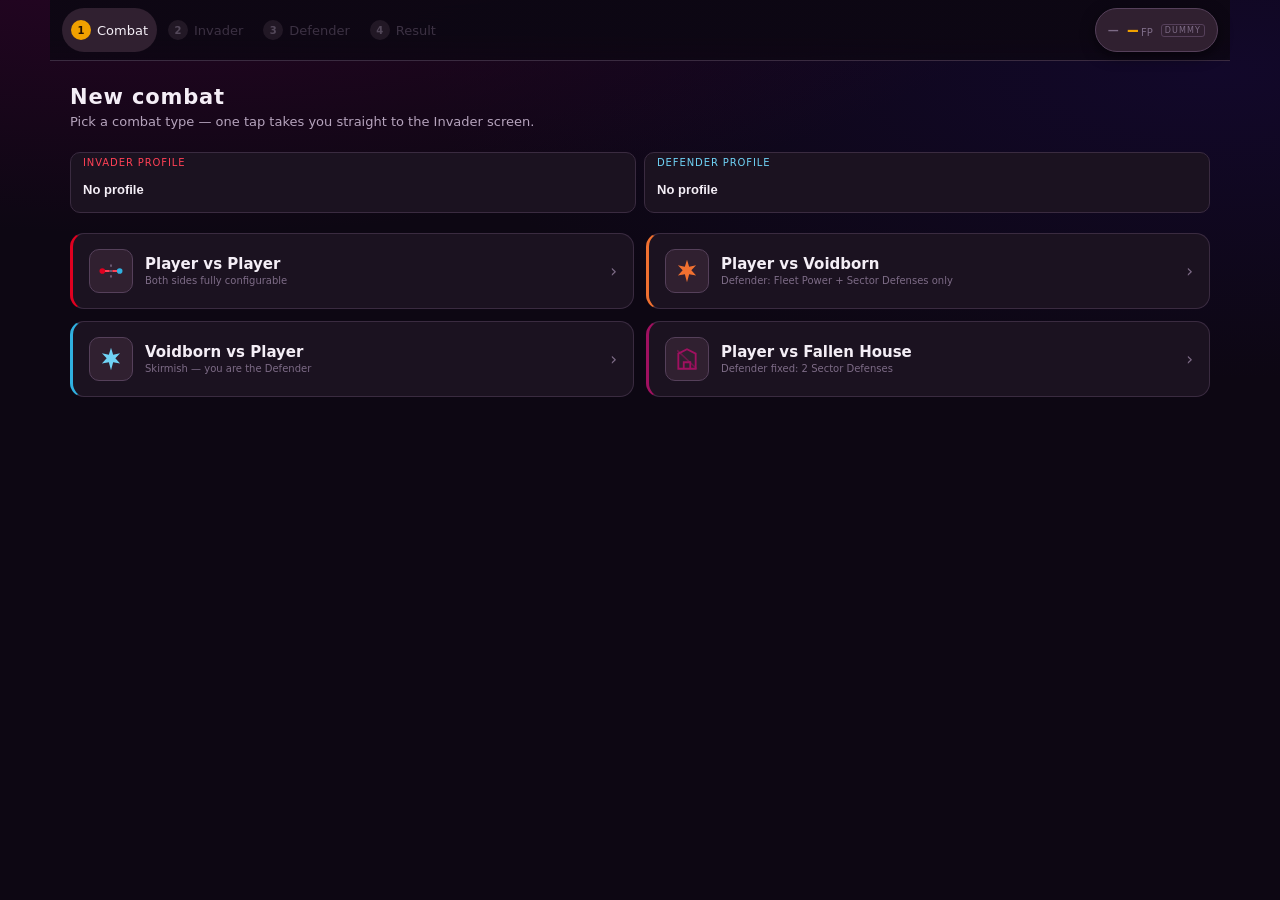
<file: Archive/draft-2-stack.html>
<!--
================================================================================
  VOIDFALL COMBAT HELPER — DRAFT 2  "STACK"
================================================================================

  KERNIDEE
  Das ist die Variante aus dem Briefing, ernst genommen und ohne Abschwaechung
  gebaut: Fleet Power wird ueber Schnellwahl-Buttons 1|2|3 plus Minus und Plus
  eingestellt, direkt an der Zeile, ohne Overlay, ohne Ziffernblock, ohne
  aktives Feld. Es gibt zu keinem Zeitpunkt einen Modus — was man sieht, kann
  man antippen, und jeder Tap wirkt genau dort, wo der Finger ist.

  Die zweite Idee ist progressive Offenlegung statt Aufklapp-Ebenen: Sichtbar
  ist zunaechst nur die Corvette-Zeile. Weitere Flottentypen holt man ueber
  eine Chip-Leiste dazu; jede hinzugefuegte Zeile bringt ihre abhaengigen
  Technologien direkt mit. Die Corvette-Upgrades haengen unter der Corvette,
  die Destroyer-Stufe unter dem Destroyer. Nichts steht in einer Liste, in der
  es nicht hingehoert.

  Technologien sind hier explizite Dreier-Segmente None | Basic | Improved.
  Jeder Zustand ist mit genau einem Tap erreichbar — im Gegensatz zu Entwurf 1,
  wo ein Chip durch die Zustaende zykliert und "Improved -> None" zwei Taps
  kostet. Dafuer braucht ein Segment gut die dreifache Breite eines Chips.

  BEWUSST GEOPFERT
  - Hohe Zahlen. 7 Corvette Fleet Power kosten Tap "3" plus viermal "+", also
    fuenf Interaktionen fuer eine Zahl. Das ist der Preis der Briefing-Idee und
    genau der Punkt, an dem dieser Entwurf gegen die anderen beiden antritt.
    Ich habe ihn nicht heimlich repariert, damit der Vergleich etwas aussagt.
  - Vertikale Laenge. Im Komplex-Szenario wird der Stapel deutlich laenger als
    ein iPhone-Screen; Technologien liegen dann unterhalb der Faltkante.
  - Dichte. Eine Flottenzeile mit Steppern braucht rund 100 px Hoehe. Fuenf
    Flottentypen plus Upgrades passen nicht mehr gleichzeitig auf den Schirm.

  KEINE KAMPFLOGIK. Ergebnis und Kampflog sind hartcodierte Dummy-Werte aus
  COMBAT-RULES.md Paragraph 8. Das Floating-Kurzergebnis benutzt einen
  ausdruecklich als "dummy" gekennzeichneten Platzhalter, keinen Resolver.
================================================================================
-->
<meta charset="utf-8">
<meta name="viewport" content="width=device-width, initial-scale=1, viewport-fit=cover">
<title>Voidfall Combat Helper — Draft 2 · Stack</title>
<style>
/* ===== Design Tokens (identisch in allen drei Entwuerfen) ================= */
:root{
  --void-0:#05030a; --void-1:#0d0713; --nebula-a:#2a0426; --nebula-b:#12082a;
  --surface-1:#1b1220; --surface-2:#302030; --surface-3:#403040; --surface-4:#4e3c50;
  --surface-sheet:#17101c; --line:#55405a; --line-soft:#3a2b40;
  --text-1:#f4eef6; --text-2:#b6a4bd; --text-3:#7d6b86; --text-on-light:#24101f;
  --accent:#f0a000; --accent-hi:#ffbe33; --accent-dim:#8a5c00; --accent-2:#30b0e0;
  --invader:#e00020; --invader-hi:#ff4055; --invader-dim:#4a0a15; --invader-wash:rgba(224,0,32,.12);
  --defender:#30b0e0; --defender-hi:#6fd2f5; --defender-dim:#0a3348; --defender-wash:rgba(48,176,224,.12);
  --voidborn:#f07030; --voidborn-wash:rgba(240,112,48,.14); --fallen:#a01060; --fallen-wash:rgba(160,16,96,.14);
  --damage:#e03020; --damage-approach:#e00020; --damage-salvo:#ff5a3c;
  --absorb:#0050a0; --absorb-hi:#30b0e0; --initiative:#f0f0f0;
  --win:#3fbf7f; --lose:#e0455a; --tie:#c8a23c;
  --sector-defense:#d13f88; --starbase:#7b68e8; --shipyard:#7fa87f;
  --fleet-corvette:#f0a000; --fleet-sentry:#3fa0b4; --fleet-destroyer:#9a72e0;
  --fleet-dreadnought:#3f86d6; --fleet-carrier:#f0705a; --fleet-voidborn:#f07030;
  --tech-none-bg:#241a2a; --tech-none-line:#45354b; --tech-none-text:#8d7c95;
  --tech-basic-bg:#302030; --tech-basic-line:#f0a000; --tech-basic-text:#ffcb5c;
  --tech-improved-bg:#d0c0c0; --tech-improved-line:#ffffff; --tech-improved-text:#24101f;
  --tech-frame:#007030;
  --font-ui:-apple-system,BlinkMacSystemFont,"SF Pro Text","Segoe UI Variable","Segoe UI",system-ui,Roboto,"Helvetica Neue",Arial,sans-serif;
  --font-num:ui-monospace,"SF Mono",SFMono-Regular,Menlo,Consolas,"Roboto Mono",monospace;
  --fs-micro:10px; --fs-label:11px; --fs-small:13px; --fs-body:15px; --fs-lead:17px;
  --fs-title:21px; --fs-display:28px; --fs-hero:40px;
  --lh-tight:1.15; --lh-normal:1.45; --ls-label:.09em; --ls-title:.04em;
  --fw-regular:400; --fw-medium:550; --fw-bold:700;
  --sp-1:4px; --sp-2:8px; --sp-3:12px; --sp-4:16px; --sp-5:20px; --sp-6:24px;
  --sp-8:32px; --sp-10:40px; --sp-12:48px;
  --r-sm:6px; --r-md:10px; --r-lg:14px; --r-xl:20px; --r-pill:999px;
  --shadow-1:0 1px 2px rgba(0,0,0,.5); --shadow-2:0 4px 14px rgba(0,0,0,.55); --shadow-3:0 10px 34px rgba(0,0,0,.65);
  --glow-accent:0 0 0 1px var(--accent),0 0 12px rgba(240,160,0,.35);
  --glow-invader:0 0 0 1px var(--invader),0 0 12px rgba(224,0,32,.35);
  --glow-defender:0 0 0 1px var(--defender),0 0 12px rgba(48,176,224,.35);
  --tap-min:44px; --tap-comfort:52px;
  --dur-fast:110ms; --dur-base:180ms; --dur-slow:280ms; --ease:cubic-bezier(.2,.7,.3,1);
}

/* ===== Grundgeruest ====================================================== */
*{box-sizing:border-box;-webkit-tap-highlight-color:transparent}
html,body{height:100%;margin:0;overflow-x:hidden}
body{
  font-family:var(--font-ui);font-size:var(--fs-body);color:var(--text-1);
  background:var(--void-1);
  background-image:
    radial-gradient(120% 60% at 12% -10%,var(--nebula-a) 0%,transparent 60%),
    radial-gradient(100% 55% at 95% 8%,var(--nebula-b) 0%,transparent 62%);
  background-attachment:fixed;-webkit-font-smoothing:antialiased;
}
button{font:inherit;color:inherit;background:none;border:0;cursor:pointer;margin:0}
.lbl{font-size:var(--fs-label);letter-spacing:var(--ls-label);text-transform:uppercase;color:var(--text-3);font-weight:var(--fw-medium)}
.num{font-family:var(--font-num);font-variant-numeric:tabular-nums}
.sr{position:absolute;width:1px;height:1px;overflow:hidden;clip:rect(0 0 0 0)}
.app{display:flex;flex-direction:column;min-height:100%;max-width:1180px;margin:0 auto}

/* ===== Kopfzeile ========================================================= */
.topbar{position:sticky;top:0;z-index:40;display:flex;align-items:center;gap:var(--sp-2);
  padding:var(--sp-2) var(--sp-3);padding-top:max(var(--sp-2),env(safe-area-inset-top));
  background:linear-gradient(180deg,rgba(13,7,19,.97) 60%,rgba(13,7,19,.82));
  backdrop-filter:blur(12px);border-bottom:1px solid var(--line-soft)}
.crumbs{display:flex;align-items:center;gap:2px;flex:1;min-width:0}
.crumb{display:flex;align-items:center;justify-content:center;gap:6px;min-height:var(--tap-min);
  min-width:var(--tap-min);padding:0 9px;border-radius:var(--r-pill);font-size:var(--fs-small);
  color:var(--text-3);white-space:nowrap;transition:background var(--dur-fast) var(--ease)}
.crumb .dot{width:20px;height:20px;border-radius:50%;display:grid;place-items:center;background:var(--surface-3);
  color:var(--text-2);font-size:var(--fs-micro);font-weight:var(--fw-bold);flex:none}
.crumb.done{color:var(--text-2)} .crumb.done .dot{background:var(--accent-dim);color:var(--accent-hi)}
.crumb[aria-current="step"]{background:var(--surface-2);color:var(--text-1)}
.crumb[aria-current="step"] .dot{background:var(--accent);color:#241000}
.crumb:disabled{opacity:.42}
.crumb .cname{display:none}
@media(min-width:520px){.crumb .cname{display:inline}}
.mini{flex:none;display:flex;align-items:center;gap:var(--sp-2);min-height:var(--tap-min);
  padding:0 var(--sp-3);border-radius:var(--r-pill);background:var(--surface-2);
  border:1px solid var(--line);box-shadow:var(--shadow-2)}
.mini.pulse{animation:miniPulse 480ms var(--ease)}
@keyframes miniPulse{0%{transform:scale(1)}35%{transform:scale(1.075);box-shadow:var(--glow-accent)}100%{transform:scale(1)}}
.mini .who{font-size:var(--fs-label);letter-spacing:var(--ls-label);text-transform:uppercase;font-weight:var(--fw-bold);line-height:1}
.mini .who.inv{color:var(--invader-hi)} .mini .who.def{color:var(--defender-hi)}
.mini .who.tie{color:var(--tie)} .mini .who.na{color:var(--text-3)}
.mini .fp{display:flex;align-items:baseline;gap:3px}
.mini .fp b{font-family:var(--font-num);font-size:var(--fs-lead);color:var(--accent);line-height:1}
.mini .fp span{font-size:var(--fs-micro);color:var(--text-3)}
.mini .tag{font-size:8px;letter-spacing:.14em;color:var(--text-3);border:1px solid var(--line);
  border-radius:3px;padding:1px 3px;text-transform:uppercase}

/* ===== Masken ============================================================ */
.screens{flex:1;display:flex;flex-direction:column}
.screen{display:none;flex:1;flex-direction:column}
.screen.on{display:flex}
.pad{padding:var(--sp-4) var(--sp-3) var(--sp-8)}
h1.title{font-size:var(--fs-title);letter-spacing:var(--ls-title);margin:0 0 var(--sp-1);font-weight:var(--fw-bold)}
p.sub{margin:0 0 var(--sp-5);color:var(--text-2);font-size:var(--fs-small);line-height:var(--lh-normal)}

/* ===== Maske 1 =========================================================== */
.profiles{display:grid;grid-template-columns:1fr 1fr;gap:var(--sp-2);margin-bottom:var(--sp-5)}
.prof{display:flex;flex-direction:column;padding:var(--sp-1) var(--sp-3) 0;background:var(--surface-1);
  border:1px solid var(--line-soft);border-radius:var(--r-md)}
.prof label{font-size:var(--fs-micro);letter-spacing:var(--ls-label);text-transform:uppercase}
.prof.inv label{color:var(--invader-hi)} .prof.def label{color:var(--defender-hi)}
.prof select{appearance:none;width:100%;background:transparent;border:0;color:var(--text-1);
  font-size:var(--fs-small);font-weight:var(--fw-medium);min-height:var(--tap-min)}
.prof select option{background:var(--surface-2);color:var(--text-1)}

.types{display:flex;flex-direction:column;gap:var(--sp-2)}
.type{display:flex;align-items:center;gap:var(--sp-3);width:100%;text-align:left;min-height:76px;
  padding:var(--sp-3) var(--sp-4);background:var(--surface-1);border:1px solid var(--line-soft);
  border-radius:var(--r-lg);transition:transform var(--dur-fast) var(--ease),background var(--dur-fast) var(--ease)}
.type:active{transform:scale(.985);background:var(--surface-2)}
.type .sig{width:44px;height:44px;flex:none;border-radius:var(--r-md);display:grid;place-items:center;
  background:var(--surface-2);border:1px solid var(--line)}
.type .sig svg{width:26px;height:26px}
.type .txt{flex:1;min-width:0}
.type .txt b{display:block;font-size:var(--fs-body);font-weight:var(--fw-medium)}
.type .txt small{display:block;color:var(--text-3);font-size:var(--fs-micro);margin-top:2px}
.type .go{color:var(--text-3);font-size:var(--fs-lead)}
.type[data-t="pvp"]{border-left:3px solid var(--invader)}
.type[data-t="pvv"]{border-left:3px solid var(--voidborn)}
.type[data-t="skirmish"]{border-left:3px solid var(--defender)}
.type[data-t="fallen"]{border-left:3px solid var(--fallen)}
.type.sel{border-color:var(--accent);box-shadow:var(--glow-accent)}

/* ===== Masken 2/3: der Stapel ============================================ */
.duo{display:flex;flex-direction:column;flex:1}
.side{display:flex;flex-direction:column;flex:1;min-width:0}
.sidehead{position:sticky;top:60px;z-index:20;display:flex;align-items:center;gap:var(--sp-2);
  padding:var(--sp-3);background:rgba(13,7,19,.94);backdrop-filter:blur(10px);
  border-bottom:1px solid var(--line-soft)}
.sidehead .badge{font-size:var(--fs-label);letter-spacing:var(--ls-label);text-transform:uppercase;
  font-weight:var(--fw-bold);padding:5px 10px;border-radius:var(--r-sm)}
.side.inv .sidehead .badge{background:var(--invader-wash);color:var(--invader-hi);border:1px solid var(--invader)}
.side.def .sidehead .badge{background:var(--defender-wash);color:var(--defender-hi);border:1px solid var(--defender)}
.sidehead .ctx{font-size:var(--fs-small);color:var(--text-2);flex:1;min-width:0;overflow:hidden;
  text-overflow:ellipsis;white-space:nowrap}
.sidehead .tot{font-family:var(--font-num);font-size:var(--fs-lead);color:var(--accent);flex:none}
.sidehead .tot small{font-size:var(--fs-micro);color:var(--text-3);margin-left:3px}
.sidebody{padding:var(--sp-3) var(--sp-3) var(--sp-10)}

.card{background:var(--surface-1);border:1px solid var(--line-soft);border-radius:var(--r-lg);
  padding:var(--sp-3);margin-bottom:var(--sp-3)}
.card > .lbl{display:block;margin-bottom:var(--sp-2)}

/* --- Flottenzeile mit Stepper --- */
.unit{border-radius:var(--r-md);background:var(--surface-2);padding:var(--sp-2) var(--sp-3);margin-bottom:var(--sp-2)}
.unit:last-child{margin-bottom:0}
.unit.zero{background:transparent;border:1px dashed var(--line-soft)}
.uhead{display:flex;align-items:center;gap:var(--sp-2);min-height:34px}
.uhead .fi{width:26px;height:26px;flex:none;display:grid;place-items:center}
.uhead .fi svg{width:24px;height:24px}
.uhead .fn{flex:1;font-size:var(--fs-small);font-weight:var(--fw-medium);min-width:0;
  overflow:hidden;text-overflow:ellipsis;white-space:nowrap}
.uhead .uv{font-family:var(--font-num);font-size:26px;font-weight:var(--fw-bold);color:var(--accent);line-height:1}
.unit.zero .uhead .uv{color:var(--text-3)}
.uhead .rm{width:var(--tap-min);height:var(--tap-min);flex:none;border-radius:var(--r-sm);
  color:var(--text-3);font-size:var(--fs-lead);margin-right:-6px}

/* Stepper: [-] [1][2][3] [+] */
.stepper{display:flex;gap:5px;margin-top:var(--sp-2)}
.stepper button{
  min-height:var(--tap-comfort);border-radius:var(--r-md);background:var(--surface-3);
  border:1px solid var(--line-soft);font-family:var(--font-num);font-size:var(--fs-lead);
  transition:background var(--dur-fast) var(--ease),transform var(--dur-fast) var(--ease);
}
.stepper button:active{transform:scale(.93)}
.stepper .pm{flex:0 0 var(--tap-comfort);font-size:22px;font-weight:var(--fw-bold);color:var(--accent-hi);
  background:var(--surface-4)}
.stepper .pm:active{background:var(--accent);color:#241000}
.stepper .q{flex:1;color:var(--text-2)}
.stepper .q[aria-pressed="true"]{background:var(--accent);border-color:var(--accent);color:#241000;font-weight:var(--fw-bold)}
.stepper .pm:disabled{opacity:.32}

/* --- angedockte Technologien --- */
.attach{margin-top:var(--sp-2);padding-top:var(--sp-2);border-top:1px dashed var(--line-soft)}
.attach .lbl{display:block;margin-bottom:6px}
.trow{display:flex;align-items:center;gap:var(--sp-2);margin-bottom:6px}
.trow:last-child{margin-bottom:0}
.trow .tn{flex:1;min-width:0;font-size:var(--fs-small);overflow:hidden;text-overflow:ellipsis;white-space:nowrap}
.tri{display:flex;gap:3px;flex:none;background:var(--surface-1);padding:3px;border-radius:var(--r-md);
  border:1px solid var(--line-soft)}
.tri button{
  min-height:var(--tap-min);min-width:46px;padding:0 8px;border-radius:7px;
  font-size:var(--fs-micro);letter-spacing:.07em;text-transform:uppercase;color:var(--tech-none-text);
  transition:background var(--dur-fast) var(--ease),color var(--dur-fast) var(--ease);
}
.tri button[aria-pressed="true"][data-v="0"]{background:var(--tech-none-bg);color:var(--text-2);
  box-shadow:inset 0 0 0 1px var(--tech-none-line)}
.tri button[aria-pressed="true"][data-v="1"]{background:var(--tech-basic-bg);color:var(--tech-basic-text);
  box-shadow:inset 0 0 0 1px var(--tech-basic-line)}
.tri button[aria-pressed="true"][data-v="2"]{background:var(--tech-improved-bg);color:var(--tech-improved-text);
  box-shadow:inset 0 0 0 1px var(--tech-improved-line);font-weight:var(--fw-bold)}
.trow.deviates .tn::after{content:"";display:inline-block;width:6px;height:6px;border-radius:50%;
  background:var(--accent-2);margin-left:6px;vertical-align:middle}

/* --- Chip-Leiste zum Hinzufuegen --- */
.addbar{display:flex;flex-wrap:wrap;gap:var(--sp-2);margin-top:var(--sp-2)}
.add{display:flex;align-items:center;gap:6px;min-height:var(--tap-min);padding:0 12px;
  border-radius:var(--r-pill);border:1px dashed var(--line);color:var(--text-2);font-size:var(--fs-small)}
.add svg{width:18px;height:18px}
.add:active{background:var(--surface-2)}

/* --- Advanced --- */
details.adv{margin-top:var(--sp-2)}
details.adv summary{list-style:none;display:flex;align-items:center;gap:var(--sp-2);min-height:var(--tap-min);
  cursor:pointer;font-size:var(--fs-small);color:var(--text-2)}
details.adv summary::-webkit-details-marker{display:none}
details.adv summary::before{content:"▸";color:var(--accent);transition:transform var(--dur-fast)}
details.adv[open] summary::before{transform:rotate(90deg)}
.field{margin:var(--sp-2) 0 var(--sp-3)}
.field > .lbl{display:block;margin-bottom:6px}
.field .expl{font-size:var(--fs-micro);color:var(--text-3);margin-top:5px;line-height:var(--lh-normal)}
.seg{display:flex;gap:4px;background:var(--surface-1);padding:3px;border-radius:var(--r-md);border:1px solid var(--line-soft)}
.seg button{flex:1;min-height:var(--tap-min);border-radius:7px;font-size:var(--fs-small);color:var(--text-3)}
.seg button[aria-pressed="true"]{background:var(--surface-3);color:var(--text-1)}
.switch{display:flex;align-items:center;gap:var(--sp-3);min-height:var(--tap-min);width:100%;text-align:left}
.switch .tr{width:46px;height:28px;border-radius:var(--r-pill);background:var(--surface-3);flex:none;
  position:relative;border:1px solid var(--line)}
.switch .tr::after{content:"";position:absolute;top:3px;left:3px;width:20px;height:20px;border-radius:50%;
  background:var(--text-2);transition:transform var(--dur-fast) var(--ease)}
.switch[aria-pressed="true"] .tr{background:var(--accent-dim);border-color:var(--accent)}
.switch[aria-pressed="true"] .tr::after{transform:translateX(18px);background:var(--accent-hi)}
.switch .sl{font-size:var(--fs-small);flex:1}

.fixedside{padding:var(--sp-6) var(--sp-3);text-align:center}
.fixedside .big{font-family:var(--font-num);font-size:var(--fs-hero);color:var(--sector-defense);line-height:1}
.fixedside p{color:var(--text-2);font-size:var(--fs-small);line-height:var(--lh-normal);max-width:34ch;margin:var(--sp-3) auto 0}
.notice{font-size:var(--fs-micro);color:var(--text-3);line-height:var(--lh-normal)}

/* ===== Maske 4 =========================================================== */
.result{padding:var(--sp-4) var(--sp-3) var(--sp-8)}
.verdict{border-radius:var(--r-lg);padding:var(--sp-5) var(--sp-4);text-align:center;border:1px solid var(--win);
  background:linear-gradient(180deg,rgba(63,191,127,.16),rgba(63,191,127,.04));margin-bottom:var(--sp-4)}
.verdict .who{font-size:var(--fs-label);letter-spacing:var(--ls-label);text-transform:uppercase;color:var(--win);font-weight:var(--fw-bold)}
.verdict h2{margin:var(--sp-2) 0 var(--sp-1);font-size:var(--fs-display);letter-spacing:var(--ls-title)}
.verdict .rem{color:var(--text-2);font-size:var(--fs-small)}
.verdict .rem b{font-family:var(--font-num);color:var(--accent);font-size:var(--fs-lead)}
.fpbars{display:grid;grid-template-columns:1fr 1fr;gap:var(--sp-2);margin-bottom:var(--sp-5)}
.fpbar{background:var(--surface-1);border:1px solid var(--line-soft);border-radius:var(--r-md);padding:var(--sp-3)}
.fpbar .lbl{display:block;margin-bottom:6px}
.fpbar.inv{border-left:3px solid var(--invader)} .fpbar.def{border-left:3px solid var(--defender)}
.fpbar .v{font-family:var(--font-num);font-size:var(--fs-display);line-height:1}
.fpbar.inv .v{color:var(--invader-hi)} .fpbar.def .v{color:var(--defender-hi)}
.fpbar .d{font-size:var(--fs-micro);color:var(--text-3);margin-top:4px}
.log{border-top:1px solid var(--line-soft);padding-top:var(--sp-4)}
.log h3{font-size:var(--fs-lead);margin:0 0 var(--sp-3);letter-spacing:var(--ls-title)}
.step{background:var(--surface-1);border:1px solid var(--line-soft);border-radius:var(--r-md);margin-bottom:var(--sp-2);overflow:hidden}
.step > summary{list-style:none;display:flex;align-items:center;gap:var(--sp-3);min-height:var(--tap-comfort);
  padding:var(--sp-2) var(--sp-3);cursor:pointer}
.step > summary::-webkit-details-marker{display:none}
.step .sname{flex:1;font-size:var(--fs-small);font-weight:var(--fw-medium)}
.step .sfp{display:flex;align-items:center;gap:6px;font-family:var(--font-num);font-size:var(--fs-small)}
.step .sfp .i{color:var(--invader-hi)} .step .sfp .d{color:var(--defender-hi)} .step .sfp .sep{color:var(--text-3)}
.step .chev{color:var(--text-3);transition:transform var(--dur-fast)}
.step[open] .chev{transform:rotate(90deg)}
.step .body{padding:var(--sp-3);border-top:1px solid var(--line-soft)}
.calc{display:flex;flex-direction:column;gap:var(--sp-2)}
.line{display:flex;align-items:flex-start;gap:var(--sp-2);font-size:var(--fs-small);line-height:var(--lh-normal)}
.line .pip{width:8px;height:8px;border-radius:2px;flex:none;margin-top:6px}
.line .pip.dmg{background:var(--damage)} .line .pip.abs{background:var(--absorb-hi)}
.line .pip.ini{background:var(--initiative)} .line .pip.res{background:var(--accent)}
.line span{flex:1;color:var(--text-2)} .line b{color:var(--text-1);font-family:var(--font-num)}

/* ===== Tablet-Breakpoint ================================================= */
@media(min-width:720px){
  .duo.pair{flex-direction:row}
  .duo.pair > .side{flex:1 1 50%;border-right:1px solid var(--line-soft)}
  .duo.pair > .side:last-child{border-right:0}
  .crumb .cname{display:inline}
  .types{display:grid;grid-template-columns:1fr 1fr;gap:var(--sp-3)}
  .pad{padding:var(--sp-6) var(--sp-5) var(--sp-8)}
  .result{padding:var(--sp-5)}
  .tri button{min-width:58px}
}
</style>

<body>
<svg class="sr" aria-hidden="true"><defs>
  <symbol id="i-corvette" viewBox="0 0 24 24"><path d="M12 2 15 9l6 3-6 1.6L12 22l-3-8.4L3 12l6-3z" fill="currentColor"/></symbol>
  <symbol id="i-sentry" viewBox="0 0 24 24"><path d="M12 2.6 20 7v10l-8 4.4L4 17V7z" fill="none" stroke="currentColor" stroke-width="1.7"/><circle cx="12" cy="12" r="3.2" fill="currentColor"/></symbol>
  <symbol id="i-destroyer" viewBox="0 0 24 24"><path d="M12 2 14.6 10H21l-4.4 3.2L18 21l-6-3.6L6 21l1.4-7.8L3 10h6.4z" fill="currentColor"/></symbol>
  <symbol id="i-dreadnought" viewBox="0 0 24 24"><path d="M12 2 21 8v6l-9 8-9-8V8z" fill="currentColor" opacity=".9"/><path d="M12 6.5 17 9.6v3.2l-5 4.4-5-4.4V9.6z" fill="var(--surface-2)"/></symbol>
  <symbol id="i-carrier" viewBox="0 0 24 24"><rect x="3" y="6" width="18" height="12" rx="2.4" fill="none" stroke="currentColor" stroke-width="1.8"/><path d="M7 10h5v4H7z" fill="currentColor"/><path d="M15 9.2 19.4 12 15 14.8z" fill="currentColor"/></symbol>
  <symbol id="i-voidborn" viewBox="0 0 24 24"><path d="M12 1.6 14 8l6.4-1.4L16 11.4l4.4 4.8L14 15l-2 7.4L10 15l-6.4 1.2L8 11.4 3.6 6.6 10 8z" fill="currentColor"/></symbol>
  <symbol id="i-sd" viewBox="0 0 24 24"><path d="M12 2.4 20.4 6v6.4c0 4.6-3.4 8-8.4 9.2-5-1.2-8.4-4.6-8.4-9.2V6z" fill="none" stroke="currentColor" stroke-width="1.8"/><path d="M8.6 12.2 11 14.6l4.6-4.8" fill="none" stroke="currentColor" stroke-width="1.9" stroke-linecap="round"/></symbol>
  <symbol id="i-starbase" viewBox="0 0 24 24"><circle cx="12" cy="12" r="4" fill="currentColor"/><ellipse cx="12" cy="12" rx="10" ry="4" fill="none" stroke="currentColor" stroke-width="1.6" transform="rotate(-24 12 12)"/></symbol>
  <symbol id="i-pvp" viewBox="0 0 24 24"><path d="M4 12h6M14 12h6" stroke="currentColor" stroke-width="2" stroke-linecap="round"/><circle cx="4" cy="12" r="2.6" fill="var(--invader)"/><circle cx="20" cy="12" r="2.6" fill="var(--defender)"/><path d="M12 6v12" stroke="var(--text-3)" stroke-width="1.4" stroke-dasharray="2 3"/></symbol>
  <symbol id="i-fallen" viewBox="0 0 24 24"><path d="M4 21V7l8-4 8 4v14z" fill="none" stroke="currentColor" stroke-width="1.7"/><path d="M9 21v-6h6v6" fill="none" stroke="currentColor" stroke-width="1.7"/><path d="M3 4l18 17" stroke="currentColor" stroke-width="1.5" opacity=".55"/></symbol>
  <symbol id="i-plus" viewBox="0 0 24 24"><path d="M12 5v14M5 12h14" stroke="currentColor" stroke-width="2.2" stroke-linecap="round"/></symbol>
</defs></svg>

<div class="app">
  <header class="topbar">
    <nav class="crumbs" aria-label="Steps">
      <button class="crumb" data-go="1"><span class="dot">1</span><span class="cname">Combat</span></button>
      <button class="crumb" data-go="2"><span class="dot">2</span><span class="cname">Invader</span></button>
      <button class="crumb" data-go="3"><span class="dot">3</span><span class="cname">Defender</span></button>
      <button class="crumb" data-go="4"><span class="dot">4</span><span class="cname">Result</span></button>
    </nav>
    <button class="mini" id="mini" aria-label="Quick result, go to result screen">
      <span class="who na" id="miniWho">—</span>
      <span class="fp"><b id="miniFp">–</b><span>FP</span></span>
      <span class="tag">dummy</span>
    </button>
  </header>

  <div class="screens">

    <!-- ===== Maske 1 ===== -->
    <section class="screen on" data-screen="1">
      <div class="pad">
        <h1 class="title">New combat</h1>
        <p class="sub">Pick a combat type — one tap takes you straight to the Invader screen.</p>
        <div class="profiles">
          <div class="prof inv"><label for="pInv">Invader profile</label><select id="pInv"></select></div>
          <div class="prof def"><label for="pDef">Defender profile</label><select id="pDef"></select></div>
        </div>
        <div class="types">
          <button class="type" data-t="pvp">
            <span class="sig" style="color:var(--invader-hi)"><svg><use href="#i-pvp"/></svg></span>
            <span class="txt"><b>Player vs Player</b><small>Both sides fully configurable</small></span><span class="go">›</span></button>
          <button class="type" data-t="pvv">
            <span class="sig" style="color:var(--voidborn)"><svg><use href="#i-voidborn"/></svg></span>
            <span class="txt"><b>Player vs Voidborn</b><small>Defender: Fleet Power + Sector Defenses only</small></span><span class="go">›</span></button>
          <button class="type" data-t="skirmish">
            <span class="sig" style="color:var(--defender-hi)"><svg><use href="#i-voidborn"/></svg></span>
            <span class="txt"><b>Voidborn vs Player</b><small>Skirmish — you are the Defender</small></span><span class="go">›</span></button>
          <button class="type" data-t="fallen">
            <span class="sig" style="color:var(--fallen)"><svg><use href="#i-fallen"/></svg></span>
            <span class="txt"><b>Player vs Fallen House</b><small>Defender fixed: 2 Sector Defenses</small></span><span class="go">›</span></button>
        </div>
      </div>
    </section>

    <section class="screen" data-screen="2"><div class="duo" id="duo2"></div></section>
    <section class="screen" data-screen="3"><div class="duo" id="duo3"></div></section>

    <!-- ===== Maske 4 ===== -->
    <section class="screen" data-screen="4">
      <div class="result">
        <div class="verdict">
          <div class="who">Invader victory</div>
          <h2>Sector taken</h2>
          <div class="rem">Remaining Fleet Power <b>2</b> Corvette FP</div>
        </div>
        <div class="fpbars">
          <div class="fpbar inv"><span class="lbl">Invader</span><div class="v">2</div><div class="d">4 → 2 · lost 2 FP</div></div>
          <div class="fpbar def"><span class="lbl">Defender</span><div class="v">0</div><div class="d">3 → 0 · wiped out</div></div>
        </div>
        <div class="log">
          <h3>Combat log</h3>
          <details class="step" open><summary><span class="chev">›</span><span class="sname">Approach step</span>
            <span class="sfp"><span class="i">4→3</span><span class="sep">·</span><span class="d">3→3</span></span></summary>
            <div class="body"><div class="calc">
              <div class="line"><i class="pip dmg"></i><span>Defender: 1 Sector Defense deals <b>1</b> Approach Damage.</span></div>
              <div class="line"><i class="pip abs"></i><span>Invader Approach Absorption: <b>0</b> — Basic Shields grants Salvo Absorption only.</span></div>
              <div class="line"><i class="pip res"></i><span>Invader recalls <b>1</b> Corvette FP. Invader <b>4 → 3</b>, Defender <b>3</b>.</span></div>
            </div></div></details>
          <details class="step"><summary><span class="chev">›</span><span class="sname">Salvo step 1</span>
            <span class="sfp"><span class="i">3→3</span><span class="sep">·</span><span class="d">3→2</span></span></summary>
            <div class="body"><div class="calc">
              <div class="line"><i class="pip ini"></i><span>Initiative <b>3</b> vs <b>3</b> — equal, so both sides fire simultaneously.</span></div>
              <div class="line"><i class="pip dmg"></i><span>Each side deals <b>1</b> Salvo Damage.</span></div>
              <div class="line"><i class="pip abs"></i><span>Invader absorbs with Basic Shields (<b>1</b> Salvo Absorption, now used up).</span></div>
              <div class="line"><i class="pip res"></i><span>Invader <b>3</b>, Defender <b>3 → 2</b>.</span></div>
            </div></div></details>
          <details class="step"><summary><span class="chev">›</span><span class="sname">Salvo step 2</span>
            <span class="sfp"><span class="i">3→2</span><span class="sep">·</span><span class="d">2→1</span></span></summary>
            <div class="body"><div class="calc">
              <div class="line"><i class="pip ini"></i><span>Initiative <b>3</b> vs <b>2</b> — Invader is higher and fires first.</span></div>
              <div class="line"><i class="pip dmg"></i><span>Defender recalls <b>1</b> FP: <b>2 → 1</b>.</span></div>
              <div class="line"><i class="pip ini"></i><span>Defender recalculates Initiative: <b>1</b> — still ≥ 1, so it fires back.</span></div>
              <div class="line"><i class="pip res"></i><span>Invader <b>3 → 2</b>, Defender <b>1</b>.</span></div>
            </div></div></details>
          <details class="step"><summary><span class="chev">›</span><span class="sname">Salvo step 3</span>
            <span class="sfp"><span class="i">2→2</span><span class="sep">·</span><span class="d">1→0</span></span></summary>
            <div class="body"><div class="calc">
              <div class="line"><i class="pip ini"></i><span>Initiative <b>2</b> vs <b>1</b> — Invader fires first.</span></div>
              <div class="line"><i class="pip dmg"></i><span>Defender recalls its last FP: <b>1 → 0</b>.</span></div>
              <div class="line"><i class="pip ini"></i><span>Defender Initiative is now <b>0</b> — no Damage back.</span></div>
              <div class="line"><i class="pip res"></i><span>Invader <b>2</b>, Defender <b>0</b> — combat ends.</span></div>
            </div></div></details>
          <p class="notice" style="text-align:center;padding:var(--sp-4) 0">Prototype — result and log are hard-coded
            from the worked example in COMBAT-RULES.md §8. No combat is calculated in this draft.</p>
        </div>
      </div>
    </section>
  </div>
</div>

<script>
"use strict";
const PROFILES = {
  none:      {name:"No profile", fleets:["corvette","sentry","destroyer","dreadnought","carrier"], tech:{}},
  valnis:    {name:"Valnis · Shields",      fleets:["corvette"],               tech:{shields:2}},
  belitan:   {name:"Belitan · Targeting",   fleets:["corvette","sentry"],      tech:{targeting:1}},
  zenor:     {name:"Zenor · Destroyers",    fleets:["corvette","destroyer"],   tech:{destroyers:2, shields:1}},
  shiveus:   {name:"Shiveus · Dreadnoughts",fleets:["corvette","dreadnought"], tech:{shields:1}},
  cortozaar: {name:"Cortozaar · Torpedoes", fleets:["corvette","sentry"],      tech:{torpedoes:2}},
  fenrax:    {name:"Fenrax · Carriers",     fleets:["corvette","carrier"],     tech:{targeting:1}},
  marqualos: {name:"Marqualos · Drones",    fleets:["corvette","destroyer"],   tech:{drones:2}}
};
const FLEETS = {
  corvette:   {label:"Corvette",    icon:"i-corvette",    color:"--fleet-corvette"},
  sentry:     {label:"Sentry",      icon:"i-sentry",      color:"--fleet-sentry"},
  destroyer:  {label:"Destroyer",   icon:"i-destroyer",   color:"--fleet-destroyer"},
  dreadnought:{label:"Dreadnought", icon:"i-dreadnought", color:"--fleet-dreadnought"},
  carrier:    {label:"Carrier",     icon:"i-carrier",     color:"--fleet-carrier"}
};
const TECH = {
  targeting:  {label:"Targeting",  states:["None","Basic","Improved"]},
  shields:    {label:"Shields",    states:["None","Basic","Improved"]},
  torpedoes:  {label:"Torpedoes",  states:["None","Basic","Improved"]},
  destroyers: {label:"Destroyer tile", states:[null,"Basic","Improved"]},
  dsm:        {label:"Deep Space Missiles", states:["None","Basic","Improved"]},
  drones:     {label:"Autonomous Drones",   states:["None","Basic","Improved"]},
  replicators:{label:"Combat Replicators",  states:["None",null,"Improved"]},
  energy:     {label:"Energy Cells",        states:["None",null,"Owned"]}
};

const S = {
  screen:1, combatType:null, profile:{inv:"none", def:"none"},
  inv:blank(), def:blank(),
  shown:{inv:["corvette"], def:["corvette"]}   // progressiv sichtbare Flottentypen
};
function blank(){
  return {corvette:0,sentry:0,destroyer:0,dreadnought:0,carrier:0,voidborn:0,
    sectorDefenses:0,starbases:0,adjacent:0,
    tech:{targeting:0,shields:0,torpedoes:0,destroyers:1,dsm:0,drones:0,replicators:0,energy:0},
    spendEnergy:false,returnTrade:false,bombard:0};
}
const isVoidborn = s => (S.combatType==="pvv"&&s==="def")||(S.combatType==="skirmish"&&s==="inv");
const isFallen   = s => S.combatType==="fallen"&&s==="def";
const isPlayer   = s => !isVoidborn(s)&&!isFallen(s);

const $=(s,r=document)=>r.querySelector(s), $$=(s,r=document)=>[...r.querySelectorAll(s)];
const el=(t,c,h)=>{const n=document.createElement(t); if(c)n.className=c; if(h!=null)n.innerHTML=h; return n;};
const svg=(id,color)=>`<svg style="color:var(${color})"><use href="#${id}"/></svg>`;

/* ===== Navigation ======================================================== */
function go(n){
  if(n>1 && !S.combatType) n=1;
  S.screen=n;
  $$(".screen").forEach(s=>s.classList.toggle("on",+s.dataset.screen===n));
  $$(".crumb").forEach(c=>{const i=+c.dataset.go;
    c.toggleAttribute("disabled", i>1 && !S.combatType);
    c.classList.toggle("done", i<n);
    if(i===n) c.setAttribute("aria-current","step"); else c.removeAttribute("aria-current");});
  if(n===2||n===3) render();
  window.scrollTo(0,0);
}
$$(".crumb").forEach(c=>c.addEventListener("click",()=>go(+c.dataset.go)));
$("#mini").addEventListener("click",()=>go(4));

/* ===== Maske 1 =========================================================== */
(function(){
  for(const sel of ["#pInv","#pDef"]){
    const node=$(sel);
    Object.entries(PROFILES).forEach(([k,p])=>node.append(new Option(p.name,k)));
    node.addEventListener("change",()=>{
      const side = sel==="#pInv"?"inv":"def";
      S.profile[side]=node.value; applyProfile(side);
      if(S.screen===2||S.screen===3) render();
      bump();
    });
  }
})();
function applyProfile(side){
  const p=PROFILES[S.profile[side]], t=S[side].tech;
  Object.keys(t).forEach(k=>{ if(k!=="destroyers") t[k]=0; });
  Object.assign(t,p.tech);
  // Sichtbare Flottenzeilen: Corvette plus alles, was das Profil kennt und was
  // bereits einen Wert hat. Der Rest wandert zurueck in die Chip-Leiste.
  S.shown[side] = ["corvette"];
  if(S.profile[side]!=="none"){
    Object.keys(FLEETS).forEach(f=>{ if(!p.fleets.includes(f)) S[side][f]=0; });
    p.fleets.forEach(f=>{ if(f!=="corvette") S.shown[side].push(f); });
  } else {
    Object.keys(FLEETS).forEach(f=>{ if(f!=="corvette"&&S[side][f]>0) S.shown[side].push(f); });
  }
}
$$(".type").forEach(b=>b.addEventListener("click",()=>{
  S.combatType=b.dataset.t;
  $$(".type").forEach(x=>x.classList.toggle("sel",x===b));
  applyProfile("inv"); applyProfile("def");
  go(2); bump();
}));

/* ===== Masken 2/3 ======================================================== */
function render(){
  const wide = window.innerWidth>=720;
  const d2=$("#duo2"), d3=$("#duo3");
  d2.innerHTML=""; d3.innerHTML="";
  d2.classList.toggle("pair",wide); d3.classList.toggle("pair",wide);
  if(wide){ d2.append(side("inv"),side("def")); d3.append(side("inv"),side("def")); }
  else    { d2.append(side("inv")); d3.append(side("def")); }
}
window.addEventListener("resize",()=>{ if(S.screen===2||S.screen===3) render(); });

function side(sd){
  const w=el("div","side "+sd);
  const total = ["corvette","sentry","destroyer","dreadnought","carrier","voidborn"].reduce((a,k)=>a+S[sd][k],0);
  const head=el("div","sidehead");
  head.append(el("span","badge", sd==="inv"?"Invader":"Defender"));
  head.append(el("span","ctx", ctxText(sd)));
  if(!isFallen(sd)) head.append(el("span","tot",`${total}<small>FP</small>`));
  w.append(head);

  const b=el("div","sidebody"); w.append(b);

  if(isFallen(sd)){
    b.append(el("div","fixedside",
      `<div class="big">2</div><span class="lbl">Sector Defenses</span>
       <p>A Fallen House sector is fully determined: the two printed Sector Defenses each deal
       1 Approach Damage. No Fleet Power, no Technologies, no Salvo steps — if the Invader survives
       the Approach step, the Fallen House capitulates immediately.</p>`));
    return w;
  }

  /* ---- Flotten ---- */
  const fc=el("div","card");
  fc.append(el("span","lbl","Fleet Power"));
  const keys = isVoidborn(sd) ? ["voidborn"] : S.shown[sd];
  keys.forEach(k=>fc.append(unit(sd,k)));

  if(!isVoidborn(sd)){
    const p=PROFILES[S.profile[sd]];
    const rest = Object.keys(FLEETS).filter(f=>!S.shown[sd].includes(f) && p.fleets.includes(f));
    if(rest.length){
      const bar=el("div","addbar");
      rest.forEach(f=>{
        const btn=el("button","add",`<svg><use href="#i-plus"/></svg>${FLEETS[f].label}`);
        btn.addEventListener("click",()=>{ S.shown[sd].push(f); render(); });
        bar.append(btn);
      });
      fc.append(bar);
    }
  }
  b.append(fc);

  /* ---- Installationen ---- */
  if(sd==="def"){
    const ic=el("div","card");
    ic.append(el("span","lbl","Installations"));
    ic.append(unit(sd,"sectorDefenses",{label:"Sector Defenses",icon:"i-sd",color:"--sector-defense",max:6}));
    if(isPlayer("def")) ic.append(unit(sd,"starbases",{label:"Starbases",icon:"i-starbase",color:"--starbase",max:2}));
    b.append(ic);
  }

  /* ---- uebrige Technologien ---- */
  if(isPlayer(sd)){
    const tc=el("div","card");
    tc.append(el("span","lbl","Combat gear"));
    const keys2 = Object.keys(TECH).filter(k=>{
      if(["targeting","shields","torpedoes","destroyers"].includes(k)) return false;
      if(k==="energy") return sd==="def";
      if(["drones","replicators"].includes(k)) return sd==="inv";
      return true;
    });
    keys2.forEach(k=>tc.append(techRow(sd,k)));
    tc.append(advanced(sd));
    b.append(tc);
  }
  return w;
}

function ctxText(sd){
  const t=S.combatType;
  if(sd==="inv") return t==="skirmish" ? "Voidborn · Skirmish" : PROFILES[S.profile.inv].name;
  if(t==="pvv") return "Voidborn";
  if(t==="fallen") return "Fallen House — nothing to enter";
  return PROFILES[S.profile.def].name;
}

/* ---- Eine Einheit mit Stepper 1|2|3 plus Minus/Plus ---------------------- */
function unit(sd, key, override){
  const meta = override || (key==="voidborn"
    ? {label:"Voidborn", icon:"i-voidborn", color:"--fleet-voidborn", max:14}
    : {...FLEETS[key], max:14});
  const v = S[sd][key];
  const u = el("div","unit"+(v===0?" zero":""));

  const head = el("div","uhead",
    `<span class="fi">${svg(meta.icon,meta.color)}</span>
     <span class="fn">${meta.label}</span>
     <span class="uv num">${v}</span>`);
  // Flottenzeile wieder ausblenden (nur bei "No profile" und Wert 0)
  if(!override && key!=="corvette" && key!=="voidborn" && S.profile[sd]==="none"){
    const rm=el("button","rm","×");
    rm.setAttribute("aria-label","Remove "+meta.label);
    rm.addEventListener("click",()=>{ S[sd][key]=0; S.shown[sd]=S.shown[sd].filter(x=>x!==key); render(); bump(); });
    head.append(rm);
  }
  u.append(head);

  const st=el("div","stepper");
  const minus=el("button","pm","−"); minus.setAttribute("aria-label","Decrease "+meta.label);
  minus.disabled = v<=0;
  minus.addEventListener("click",()=>{ S[sd][key]=Math.max(0,v-1); render(); bump(); });
  st.append(minus);
  [1,2,3].forEach(n=>{
    if(n>meta.max) return;
    const q=el("button","q",String(n));
    q.setAttribute("aria-pressed",String(v===n));
    q.addEventListener("click",()=>{ S[sd][key]= (v===n?0:n); render(); bump(); });
    st.append(q);
  });
  const plus=el("button","pm","+"); plus.setAttribute("aria-label","Increase "+meta.label);
  plus.disabled = v>=meta.max;
  plus.addEventListener("click",()=>{ S[sd][key]=Math.min(meta.max,v+1); render(); bump(); });
  st.append(plus);
  u.append(st);

  /* ---- abhaengige Technologien direkt an der Zeile ---- */
  if(key==="corvette"){
    const a=el("div","attach");
    a.append(el("span","lbl", v>0 ? "Corvette upgrades" : "Corvette upgrades — inactive without Corvette FP"));
    ["targeting","shields","torpedoes"].forEach(t=>a.append(techRow(sd,t)));
    if(v===0) a.style.opacity=".45";
    u.append(a);
  }
  if(key==="destroyer" && sd==="inv" && v>0){
    const a=el("div","attach");
    a.append(el("span","lbl","Destroyer Combat tile"));
    a.append(techRow(sd,"destroyers"));
    u.append(a);
  }
  return u;
}

/* ---- Technologie als explizites Dreier-Segment --------------------------- */
function techRow(sd,key){
  const t=TECH[key], cur=S[sd].tech[key];
  const p=PROFILES[S.profile[sd]].tech;
  const dev = S.profile[sd]!=="none" && (p[key]||0)!==cur;
  const r=el("div","trow"+(dev?" deviates":""));
  r.append(el("span","tn",t.label));
  const tri=el("div","tri");
  t.states.forEach((label,i)=>{
    if(label===null) return;
    const b=el("button",null,label);
    b.dataset.v=i;
    b.setAttribute("aria-pressed",String(cur===i));
    b.setAttribute("aria-label",`${t.label}: ${label}`);
    b.addEventListener("click",()=>{ S[sd].tech[key]=i; render(); bump(); });
    tri.append(b);
  });
  r.append(tri);
  return r;
}

/* ---- Advanced ----------------------------------------------------------- */
function advanced(sd){
  const d=el("details","adv");
  d.append(el("summary",null,"Advanced — rarely needed"));
  const b=el("div");
  if(S[sd].tech.dsm>0){
    const f=el("div","field");
    f.append(el("span","lbl","Adjacent sectors with a Shipyard or Starbase"));
    const seg=el("div","seg");
    [0,1,2].forEach(n=>{const x=el("button",null,n===2?"2+":String(n));
      x.setAttribute("aria-pressed",String(S[sd].adjacent===n));
      x.addEventListener("click",()=>{S[sd].adjacent=n;render();bump();});seg.append(x);});
    f.append(seg);
    f.append(el("p","expl","The only value that needs a look at the map instead of your own board. Capped at 2."));
    b.append(f);
  }
  if(sd==="inv"&&S.inv.tech.dsm===1&&S.inv.adjacent>0) b.append(sw(sd,"spendEnergy","Spend 1 Energy for Basic Deep Space Missiles"));
  if(sd==="inv"&&S.inv.tech.drones>0) b.append(sw(sd,"returnTrade","Return a Trade token to use Autonomous Drones"));
  if(sd==="inv"){
    const f=el("div","field");
    f.append(el("span","lbl","Bombard — Materials spent (Uplift Focus)"));
    const seg=el("div","seg");
    [0,3,6,9].forEach(n=>{const x=el("button",null,String(n));
      x.setAttribute("aria-pressed",String(S.inv.bombard===n));
      x.addEventListener("click",()=>{S.inv.bombard=n;render();bump();});seg.append(x);});
    f.append(seg);
    f.append(el("p","expl","Each 3 Materials grant 1 Approach or Salvo Absorption; the resolver picks the better split."));
    b.append(f);
  }
  if(!b.children.length) b.append(el("p","expl","Nothing advanced applies to the current setup."));
  d.append(b);
  return d;
}
function sw(sd,key,label){
  const t=el("button","switch",`<span class="tr"></span><span class="sl">${label}</span>`);
  t.setAttribute("aria-pressed",String(!!S[sd][key]));
  t.addEventListener("click",()=>{S[sd][key]=!S[sd][key];render();bump();});
  return t;
}

/* ===== Floating-Kurzergebnis (Platzhalter, KEIN Resolver) ================ */
function bump(){
  const sum=s=>["corvette","sentry","destroyer","dreadnought","carrier","voidborn"].reduce((a,k)=>a+S[s][k],0);
  const i=sum("inv"), d=sum("def");
  const who=$("#miniWho"), fp=$("#miniFp");
  who.className="who";
  if(!S.combatType||(i===0&&d===0)){ who.classList.add("na"); who.textContent="—"; fp.textContent="–"; }
  else if(i>d){ who.classList.add("inv"); who.textContent="Invader"; fp.textContent=i-d; }
  else if(d>i){ who.classList.add("def"); who.textContent="Defender"; fp.textContent=d-i; }
  else { who.classList.add("tie"); who.textContent="Tie"; fp.textContent="0"; }
  const m=$("#mini"); m.classList.remove("pulse"); void m.offsetWidth; m.classList.add("pulse");
}

go(1); bump();
</script>
</body>
</file>
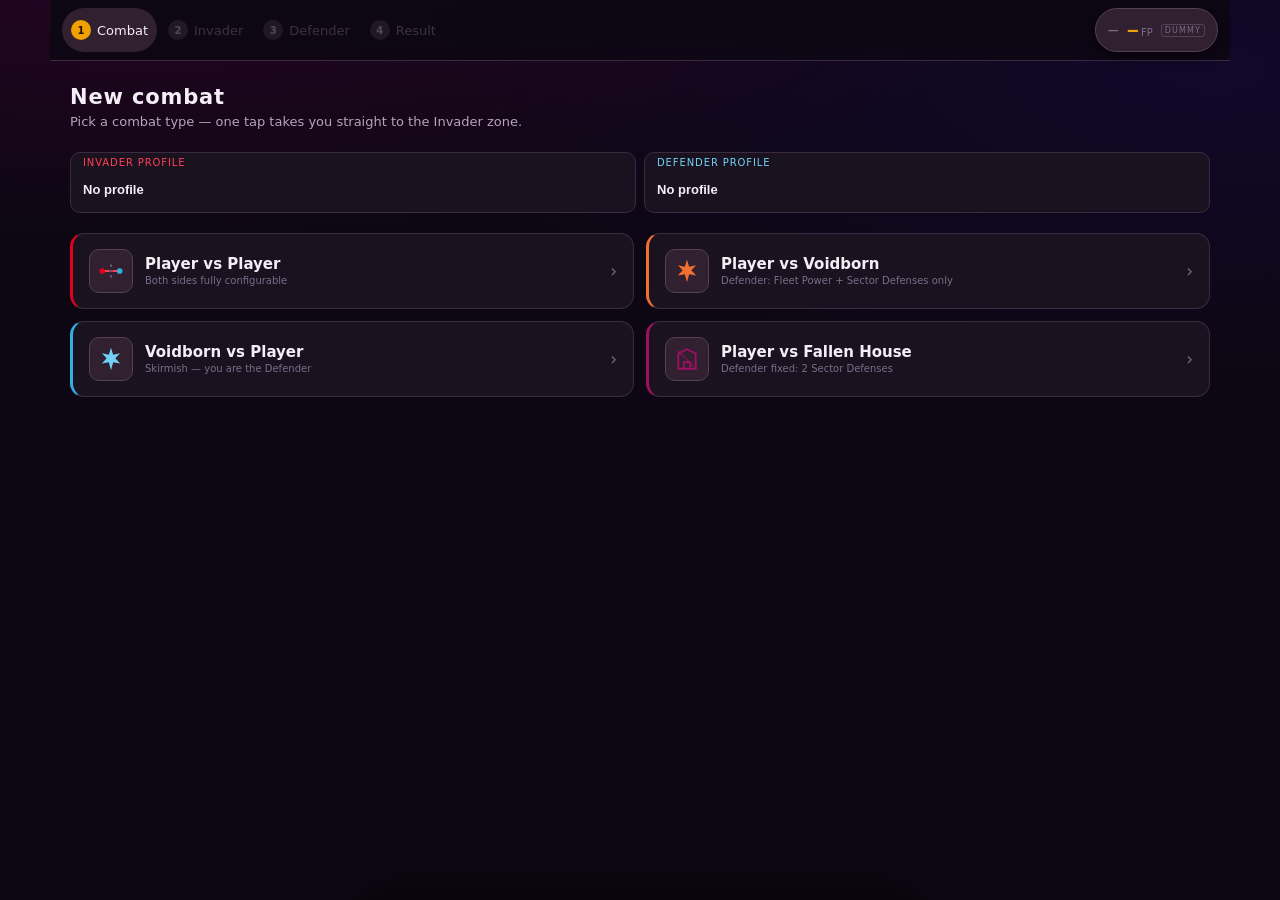
<file: Archive/draft-3-sector.html>
<!--
================================================================================
  VOIDFALL COMBAT HELPER — DRAFT 3  "SECTOR"
================================================================================

  KERNIDEE
  Kein Formular, sondern der Kampfsektor selbst. Beide Parteien stehen sich als
  Zonen gegenueber; die Flotten sind grosse Kacheln mit der Schiffssilhouette
  und der Fleet Power darin. Es gibt kein Eingabefeld — man manipuliert die
  Flotte direkt:

      Tap auf die Kachel ........ +1 Fleet Power
      Horizontal wischen ........ Wert scrubben, etwa 18 px pro Punkt
      Langer Druck (450 ms) ..... auf 0 zuruecksetzen

  Damit kostet jede Zahl entweder wenige Taps (kleine Werte) oder genau eine
  Geste (grosse Werte) — 9 Fleet Power sind ein Wisch, kein neunfaches Tippen.
  Die Kachel ist 100 x 96 px gross und liegt im unteren Bildschirmdrittel; man
  muss nichts treffen, was kleiner ist als der Daumen.

  Die zweite Idee betrifft die Technologien: Sie werden im Regelfall gar nicht
  eingegeben. Das Spieler-Profil belegt sie vor, und die Zone zeigt nur eine
  schmale Leiste der tatsaechlich aktiven Technologien. Ein Tap auf ein Badge
  wechselt die Stufe, ein Tap auf "＋" oeffnet ein Bottom-Sheet mit der
  vollstaendigen Liste. Im haeufigen Fall ist die Zahl der Technologie-
  Interaktionen null.

  BEWUSST GEOPFERT
  - Entdeckbarkeit. Tap, Wisch und langer Druck auf derselben Flaeche sind
    nicht selbsterklaerend. Der Entwurf braucht eine einmalige Erklaerzeile
    (unter der Zone eingeblendet, solange noch nichts eingegeben wurde) und
    verliert ohne sie sofort gegen die anderen beiden.
  - Praezision beim Scrubben. Wer schnell wischt, landet leicht einen Punkt
    daneben. Deshalb bleibt der Tap als exaktes +1 erhalten und der Wert wird
    waehrend der Geste gross ueber der Kachel angezeigt.
  - Vollstaendigkeit im Sichtfeld. Was nicht im Profil steht, ist hinter dem
    Sheet versteckt. Wer ohne Profil arbeitet, tippt hier am meisten.

  KEINE KAMPFLOGIK. Ergebnis und Kampflog sind hartcodierte Dummy-Werte aus
  COMBAT-RULES.md Paragraph 8. Das Floating-Kurzergebnis benutzt einen
  ausdruecklich als "dummy" gekennzeichneten Platzhalter, keinen Resolver.
================================================================================
-->
<meta charset="utf-8">
<meta name="viewport" content="width=device-width, initial-scale=1, viewport-fit=cover">
<title>Voidfall Combat Helper — Draft 3 · Sector</title>
<style>
/* ===== Design Tokens (identisch in allen drei Entwuerfen) ================= */
:root{
  --void-0:#05030a; --void-1:#0d0713; --nebula-a:#2a0426; --nebula-b:#12082a;
  --surface-1:#1b1220; --surface-2:#302030; --surface-3:#403040; --surface-4:#4e3c50;
  --surface-sheet:#17101c; --line:#55405a; --line-soft:#3a2b40;
  --text-1:#f4eef6; --text-2:#b6a4bd; --text-3:#7d6b86; --text-on-light:#24101f;
  --accent:#f0a000; --accent-hi:#ffbe33; --accent-dim:#8a5c00; --accent-2:#30b0e0;
  --invader:#e00020; --invader-hi:#ff4055; --invader-dim:#4a0a15; --invader-wash:rgba(224,0,32,.12);
  --defender:#30b0e0; --defender-hi:#6fd2f5; --defender-dim:#0a3348; --defender-wash:rgba(48,176,224,.12);
  --voidborn:#f07030; --voidborn-wash:rgba(240,112,48,.14); --fallen:#a01060; --fallen-wash:rgba(160,16,96,.14);
  --damage:#e03020; --damage-approach:#e00020; --damage-salvo:#ff5a3c;
  --absorb:#0050a0; --absorb-hi:#30b0e0; --initiative:#f0f0f0;
  --win:#3fbf7f; --lose:#e0455a; --tie:#c8a23c;
  --sector-defense:#d13f88; --starbase:#7b68e8; --shipyard:#7fa87f;
  --fleet-corvette:#f0a000; --fleet-sentry:#3fa0b4; --fleet-destroyer:#9a72e0;
  --fleet-dreadnought:#3f86d6; --fleet-carrier:#f0705a; --fleet-voidborn:#f07030;
  --tech-none-bg:#241a2a; --tech-none-line:#45354b; --tech-none-text:#8d7c95;
  --tech-basic-bg:#302030; --tech-basic-line:#f0a000; --tech-basic-text:#ffcb5c;
  --tech-improved-bg:#d0c0c0; --tech-improved-line:#ffffff; --tech-improved-text:#24101f;
  --tech-frame:#007030;
  --font-ui:-apple-system,BlinkMacSystemFont,"SF Pro Text","Segoe UI Variable","Segoe UI",system-ui,Roboto,"Helvetica Neue",Arial,sans-serif;
  --font-num:ui-monospace,"SF Mono",SFMono-Regular,Menlo,Consolas,"Roboto Mono",monospace;
  --fs-micro:10px; --fs-label:11px; --fs-small:13px; --fs-body:15px; --fs-lead:17px;
  --fs-title:21px; --fs-display:28px; --fs-hero:40px;
  --lh-tight:1.15; --lh-normal:1.45; --ls-label:.09em; --ls-title:.04em;
  --fw-regular:400; --fw-medium:550; --fw-bold:700;
  --sp-1:4px; --sp-2:8px; --sp-3:12px; --sp-4:16px; --sp-5:20px; --sp-6:24px;
  --sp-8:32px; --sp-10:40px; --sp-12:48px;
  --r-sm:6px; --r-md:10px; --r-lg:14px; --r-xl:20px; --r-pill:999px;
  --shadow-1:0 1px 2px rgba(0,0,0,.5); --shadow-2:0 4px 14px rgba(0,0,0,.55); --shadow-3:0 10px 34px rgba(0,0,0,.65);
  --glow-accent:0 0 0 1px var(--accent),0 0 12px rgba(240,160,0,.35);
  --glow-invader:0 0 0 1px var(--invader),0 0 12px rgba(224,0,32,.35);
  --glow-defender:0 0 0 1px var(--defender),0 0 12px rgba(48,176,224,.35);
  --tap-min:44px; --tap-comfort:52px;
  --dur-fast:110ms; --dur-base:180ms; --dur-slow:280ms; --ease:cubic-bezier(.2,.7,.3,1);
}

/* ===== Grundgeruest ====================================================== */
*{box-sizing:border-box;-webkit-tap-highlight-color:transparent}
html,body{height:100%;margin:0;overflow-x:hidden}
body{font-family:var(--font-ui);font-size:var(--fs-body);color:var(--text-1);background:var(--void-1);
  background-image:radial-gradient(120% 60% at 12% -10%,var(--nebula-a) 0%,transparent 60%),
                   radial-gradient(100% 55% at 95% 8%,var(--nebula-b) 0%,transparent 62%);
  background-attachment:fixed;-webkit-font-smoothing:antialiased}
button{font:inherit;color:inherit;background:none;border:0;cursor:pointer;margin:0}
.lbl{font-size:var(--fs-label);letter-spacing:var(--ls-label);text-transform:uppercase;color:var(--text-3);font-weight:var(--fw-medium)}
.num{font-family:var(--font-num);font-variant-numeric:tabular-nums}
.sr{position:absolute;width:1px;height:1px;overflow:hidden;clip:rect(0 0 0 0)}
.app{display:flex;flex-direction:column;min-height:100%;max-width:1180px;margin:0 auto}

/* ===== Kopfzeile ========================================================= */
.topbar{position:sticky;top:0;z-index:40;display:flex;align-items:center;gap:var(--sp-2);
  padding:var(--sp-2) var(--sp-3);padding-top:max(var(--sp-2),env(safe-area-inset-top));
  background:linear-gradient(180deg,rgba(13,7,19,.97) 60%,rgba(13,7,19,.82));
  backdrop-filter:blur(12px);border-bottom:1px solid var(--line-soft)}
.crumbs{display:flex;align-items:center;gap:2px;flex:1;min-width:0}
.crumb{display:flex;align-items:center;justify-content:center;gap:6px;min-height:var(--tap-min);
  min-width:var(--tap-min);padding:0 9px;border-radius:var(--r-pill);font-size:var(--fs-small);
  color:var(--text-3);white-space:nowrap}
.crumb .dot{width:20px;height:20px;border-radius:50%;display:grid;place-items:center;background:var(--surface-3);
  color:var(--text-2);font-size:var(--fs-micro);font-weight:var(--fw-bold);flex:none}
.crumb.done{color:var(--text-2)} .crumb.done .dot{background:var(--accent-dim);color:var(--accent-hi)}
.crumb[aria-current="step"]{background:var(--surface-2);color:var(--text-1)}
.crumb[aria-current="step"] .dot{background:var(--accent);color:#241000}
.crumb:disabled{opacity:.42}
.crumb .cname{display:none}
@media(min-width:520px){.crumb .cname{display:inline}}
.mini{flex:none;display:flex;align-items:center;gap:var(--sp-2);min-height:var(--tap-min);padding:0 var(--sp-3);
  border-radius:var(--r-pill);background:var(--surface-2);border:1px solid var(--line);box-shadow:var(--shadow-2)}
.mini.pulse{animation:miniPulse 480ms var(--ease)}
@keyframes miniPulse{0%{transform:scale(1)}35%{transform:scale(1.075);box-shadow:var(--glow-accent)}100%{transform:scale(1)}}
.mini .who{font-size:var(--fs-label);letter-spacing:var(--ls-label);text-transform:uppercase;font-weight:var(--fw-bold);line-height:1}
.mini .who.inv{color:var(--invader-hi)} .mini .who.def{color:var(--defender-hi)}
.mini .who.tie{color:var(--tie)} .mini .who.na{color:var(--text-3)}
.mini .fp{display:flex;align-items:baseline;gap:3px}
.mini .fp b{font-family:var(--font-num);font-size:var(--fs-lead);color:var(--accent);line-height:1}
.mini .fp span{font-size:var(--fs-micro);color:var(--text-3)}
.mini .tag{font-size:8px;letter-spacing:.14em;color:var(--text-3);border:1px solid var(--line);
  border-radius:3px;padding:1px 3px;text-transform:uppercase}

/* ===== Masken ============================================================ */
.screens{flex:1;display:flex;flex-direction:column}
.screen{display:none;flex:1;flex-direction:column}
.screen.on{display:flex}
.pad{padding:var(--sp-4) var(--sp-3) var(--sp-8)}
h1.title{font-size:var(--fs-title);letter-spacing:var(--ls-title);margin:0 0 var(--sp-1);font-weight:var(--fw-bold)}
p.sub{margin:0 0 var(--sp-5);color:var(--text-2);font-size:var(--fs-small);line-height:var(--lh-normal)}

/* ===== Maske 1 =========================================================== */
.profiles{display:grid;grid-template-columns:1fr 1fr;gap:var(--sp-2);margin-bottom:var(--sp-5)}
.prof{display:flex;flex-direction:column;padding:var(--sp-1) var(--sp-3) 0;background:var(--surface-1);
  border:1px solid var(--line-soft);border-radius:var(--r-md)}
.prof label{font-size:var(--fs-micro);letter-spacing:var(--ls-label);text-transform:uppercase}
.prof.inv label{color:var(--invader-hi)} .prof.def label{color:var(--defender-hi)}
.prof select{appearance:none;width:100%;background:transparent;border:0;color:var(--text-1);
  font-size:var(--fs-small);font-weight:var(--fw-medium);min-height:var(--tap-min)}
.prof select option{background:var(--surface-2);color:var(--text-1)}
.types{display:flex;flex-direction:column;gap:var(--sp-2)}
.type{display:flex;align-items:center;gap:var(--sp-3);width:100%;text-align:left;min-height:76px;
  padding:var(--sp-3) var(--sp-4);background:var(--surface-1);border:1px solid var(--line-soft);border-radius:var(--r-lg)}
.type:active{transform:scale(.985);background:var(--surface-2)}
.type .sig{width:44px;height:44px;flex:none;border-radius:var(--r-md);display:grid;place-items:center;
  background:var(--surface-2);border:1px solid var(--line)}
.type .sig svg{width:26px;height:26px}
.type .txt{flex:1;min-width:0}
.type .txt b{display:block;font-size:var(--fs-body);font-weight:var(--fw-medium)}
.type .txt small{display:block;color:var(--text-3);font-size:var(--fs-micro);margin-top:2px}
.type .go{color:var(--text-3);font-size:var(--fs-lead)}
.type[data-t="pvp"]{border-left:3px solid var(--invader)}
.type[data-t="pvv"]{border-left:3px solid var(--voidborn)}
.type[data-t="skirmish"]{border-left:3px solid var(--defender)}
.type[data-t="fallen"]{border-left:3px solid var(--fallen)}
.type.sel{border-color:var(--accent);box-shadow:var(--glow-accent)}

/* ===== Der Sektor ======================================================== */
.duo{display:flex;flex-direction:column;flex:1}
.zone{flex:1;display:flex;flex-direction:column;min-width:0;position:relative;
  border-radius:var(--r-xl);margin:var(--sp-3);padding:var(--sp-3);overflow:hidden}
.zone.inv{background:
    radial-gradient(120% 90% at 50% 0%,var(--invader-wash),transparent 70%),var(--surface-1);
  border:1px solid var(--invader-dim)}
.zone.def{background:
    radial-gradient(120% 90% at 50% 100%,var(--defender-wash),transparent 70%),var(--surface-1);
  border:1px solid var(--defender-dim)}
.zone.vb{background:radial-gradient(120% 90% at 50% 0%,var(--voidborn-wash),transparent 70%),var(--surface-1);
  border:1px solid rgba(240,112,48,.35)}
.zone.fh{background:radial-gradient(120% 90% at 50% 100%,var(--fallen-wash),transparent 70%),var(--surface-1);
  border:1px solid rgba(160,16,96,.4)}

.zhead{display:flex;align-items:center;gap:var(--sp-2);margin-bottom:var(--sp-3)}
.zhead .badge{font-size:var(--fs-label);letter-spacing:var(--ls-label);text-transform:uppercase;
  font-weight:var(--fw-bold);padding:5px 10px;border-radius:var(--r-sm)}
.zone.inv .zhead .badge{background:var(--invader-wash);color:var(--invader-hi);border:1px solid var(--invader)}
.zone.def .zhead .badge{background:var(--defender-wash);color:var(--defender-hi);border:1px solid var(--defender)}
.zhead .ctx{flex:1;font-size:var(--fs-small);color:var(--text-2);min-width:0;overflow:hidden;
  text-overflow:ellipsis;white-space:nowrap}
.zhead .tot{font-family:var(--font-num);font-size:var(--fs-display);color:var(--accent);line-height:1}
.zhead .tot small{font-size:var(--fs-micro);color:var(--text-3);margin-left:3px}

/* --- Flotten-Kacheln --- */
.pods{display:grid;grid-template-columns:repeat(auto-fill,minmax(100px,1fr));gap:var(--sp-2)}
.pod{
  position:relative;min-height:96px;border-radius:var(--r-lg);
  background:var(--surface-2);border:1px solid var(--line-soft);
  display:flex;flex-direction:column;align-items:center;justify-content:center;gap:2px;
  touch-action:pan-y;user-select:none;-webkit-user-select:none;
  transition:border-color var(--dur-fast) var(--ease),background var(--dur-fast) var(--ease);
}
.pod .ship{width:38px;height:38px;opacity:.5;transition:opacity var(--dur-fast) var(--ease)}
.pod .pv{font-family:var(--font-num);font-size:30px;font-weight:var(--fw-bold);line-height:1;color:var(--text-3)}
.pod .pn{font-size:var(--fs-micro);letter-spacing:.05em;color:var(--text-3);text-align:center;
  padding:0 4px;max-width:100%;overflow:hidden;text-overflow:ellipsis;white-space:nowrap}
.pod.has{background:var(--surface-3)}
.pod.has .ship{opacity:1}
.pod.has .pv{color:var(--accent)}
.pod.has .pn{color:var(--text-2)}
.pod.scrub{border-color:var(--accent);box-shadow:var(--glow-accent);background:var(--surface-4)}
.pod:active{transform:scale(.975)}
.pod .track{position:absolute;left:8px;right:8px;bottom:7px;height:3px;border-radius:2px;background:var(--line-soft);overflow:hidden}
.pod .track i{display:block;height:100%;background:var(--accent);border-radius:2px;transition:width var(--dur-fast) var(--ease)}
.pod.inst .pv{color:var(--text-3)}
.pod.inst.has .pv{color:var(--sector-defense)}
.pod.inst.has .track i{background:var(--sector-defense)}
.pod.sb.has .pv{color:var(--starbase)} .pod.sb.has .track i{background:var(--starbase)}

.hintline{display:flex;align-items:center;gap:6px;margin-top:var(--sp-2);font-size:var(--fs-micro);
  color:var(--text-3);line-height:var(--lh-normal)}
.hintline b{color:var(--text-2);font-weight:var(--fw-medium)}

/* --- Loadout-Leiste --- */
.loadout{display:flex;flex-wrap:wrap;gap:6px;margin-top:var(--sp-3);padding-top:var(--sp-3);
  border-top:1px solid var(--line-soft)}
.badge2{
  display:flex;align-items:center;gap:6px;min-height:var(--tap-min);padding:0 12px;border-radius:var(--r-pill);
  font-size:var(--fs-small);border:1px solid var(--tech-none-line);background:var(--tech-none-bg);color:var(--tech-none-text);
}
.badge2[data-s="1"]{background:var(--tech-basic-bg);border-color:var(--tech-basic-line);color:var(--tech-basic-text)}
.badge2[data-s="2"]{background:var(--tech-improved-bg);border-color:var(--tech-improved-line);color:var(--tech-improved-text);font-weight:var(--fw-medium)}
.badge2 .st{font-size:9px;letter-spacing:.1em;text-transform:uppercase;opacity:.8}
.badge2.dead{opacity:.4}
.badge2.more{border-style:dashed;color:var(--text-2)}

/* --- Bottom-Sheet --- */
.scrim{position:fixed;inset:0;background:rgba(3,1,6,.66);z-index:50;opacity:0;pointer-events:none;
  transition:opacity var(--dur-base) var(--ease)}
.scrim.on{opacity:1;pointer-events:auto}
.sheet{position:fixed;left:0;right:0;bottom:0;z-index:51;max-height:82vh;overflow-y:auto;
  background:var(--surface-sheet);border-top:1px solid var(--line);border-radius:var(--r-xl) var(--r-xl) 0 0;
  padding:var(--sp-3) var(--sp-3) max(var(--sp-6),env(safe-area-inset-bottom));
  transform:translateY(102%);transition:transform var(--dur-slow) var(--ease);box-shadow:0 -12px 40px rgba(0,0,0,.6)}
.sheet.on{transform:translateY(0)}
.sheet .grab{width:38px;height:4px;border-radius:2px;background:var(--line);margin:0 auto var(--sp-3)}
.sheet h4{margin:0 0 var(--sp-3);font-size:var(--fs-lead);letter-spacing:var(--ls-title)}
.sheet .close{position:absolute;top:var(--sp-3);right:var(--sp-3);min-width:var(--tap-min);
  min-height:var(--tap-min);border-radius:var(--r-pill);color:var(--text-2);font-size:var(--fs-lead)}
.trow{display:flex;align-items:center;gap:var(--sp-2);padding:var(--sp-1) 0}
.trow .tn{flex:1;min-width:0;font-size:var(--fs-small)}
.trow .tn small{display:block;color:var(--text-3);font-size:var(--fs-micro);margin-top:1px}
.tri{display:flex;gap:3px;flex:none;background:var(--surface-1);padding:3px;border-radius:var(--r-md);border:1px solid var(--line-soft)}
.tri button{min-height:var(--tap-min);min-width:48px;padding:0 8px;border-radius:7px;font-size:var(--fs-micro);
  letter-spacing:.07em;text-transform:uppercase;color:var(--tech-none-text)}
.tri button[aria-pressed="true"][data-v="0"]{background:var(--tech-none-bg);color:var(--text-2);box-shadow:inset 0 0 0 1px var(--tech-none-line)}
.tri button[aria-pressed="true"][data-v="1"]{background:var(--tech-basic-bg);color:var(--tech-basic-text);box-shadow:inset 0 0 0 1px var(--tech-basic-line)}
.tri button[aria-pressed="true"][data-v="2"]{background:var(--tech-improved-bg);color:var(--tech-improved-text);box-shadow:inset 0 0 0 1px var(--tech-improved-line)}
.sheet .seg{display:flex;gap:4px;background:var(--surface-1);padding:3px;border-radius:var(--r-md);
  border:1px solid var(--line-soft);margin-top:6px}
.sheet .seg button{flex:1;min-height:var(--tap-min);border-radius:7px;font-size:var(--fs-small);color:var(--text-3)}
.sheet .seg button[aria-pressed="true"]{background:var(--surface-3);color:var(--text-1)}
.sheet .field{margin:var(--sp-4) 0 0;padding-top:var(--sp-3);border-top:1px solid var(--line-soft)}
.sheet .expl{font-size:var(--fs-micro);color:var(--text-3);margin-top:5px;line-height:var(--lh-normal)}
.switch{display:flex;align-items:center;gap:var(--sp-3);min-height:var(--tap-min);width:100%;text-align:left}
.switch .tr{width:46px;height:28px;border-radius:var(--r-pill);background:var(--surface-3);flex:none;position:relative;border:1px solid var(--line)}
.switch .tr::after{content:"";position:absolute;top:3px;left:3px;width:20px;height:20px;border-radius:50%;
  background:var(--text-2);transition:transform var(--dur-fast) var(--ease)}
.switch[aria-pressed="true"] .tr{background:var(--accent-dim);border-color:var(--accent)}
.switch[aria-pressed="true"] .tr::after{transform:translateX(18px);background:var(--accent-hi)}
.switch .sl{font-size:var(--fs-small);flex:1}

/* --- Scrub-Anzeige --- */
.scrubhud{position:fixed;left:50%;top:34%;transform:translate(-50%,-50%) scale(.9);z-index:60;
  font-family:var(--font-num);font-size:76px;font-weight:var(--fw-bold);color:var(--accent);
  text-shadow:0 6px 40px rgba(0,0,0,.85);opacity:0;pointer-events:none;
  transition:opacity var(--dur-fast) var(--ease),transform var(--dur-fast) var(--ease)}
.scrubhud.on{opacity:1;transform:translate(-50%,-50%) scale(1)}

.fixedzone{text-align:center;padding:var(--sp-6) var(--sp-3)}
.fixedzone .big{font-family:var(--font-num);font-size:var(--fs-hero);color:var(--sector-defense);line-height:1}
.fixedzone p{color:var(--text-2);font-size:var(--fs-small);line-height:var(--lh-normal);max-width:34ch;margin:var(--sp-3) auto 0}
.notice{font-size:var(--fs-micro);color:var(--text-3);line-height:var(--lh-normal)}

/* ===== Maske 4 =========================================================== */
.result{padding:var(--sp-4) var(--sp-3) var(--sp-8)}
.verdict{border-radius:var(--r-lg);padding:var(--sp-5) var(--sp-4);text-align:center;border:1px solid var(--win);
  background:linear-gradient(180deg,rgba(63,191,127,.16),rgba(63,191,127,.04));margin-bottom:var(--sp-4)}
.verdict .who{font-size:var(--fs-label);letter-spacing:var(--ls-label);text-transform:uppercase;color:var(--win);font-weight:var(--fw-bold)}
.verdict h2{margin:var(--sp-2) 0 var(--sp-1);font-size:var(--fs-display);letter-spacing:var(--ls-title)}
.verdict .rem{color:var(--text-2);font-size:var(--fs-small)}
.verdict .rem b{font-family:var(--font-num);color:var(--accent);font-size:var(--fs-lead)}
.fpbars{display:grid;grid-template-columns:1fr 1fr;gap:var(--sp-2);margin-bottom:var(--sp-5)}
.fpbar{background:var(--surface-1);border:1px solid var(--line-soft);border-radius:var(--r-md);padding:var(--sp-3)}
.fpbar .lbl{display:block;margin-bottom:6px}
.fpbar.inv{border-left:3px solid var(--invader)} .fpbar.def{border-left:3px solid var(--defender)}
.fpbar .v{font-family:var(--font-num);font-size:var(--fs-display);line-height:1}
.fpbar.inv .v{color:var(--invader-hi)} .fpbar.def .v{color:var(--defender-hi)}
.fpbar .d{font-size:var(--fs-micro);color:var(--text-3);margin-top:4px}
.log{border-top:1px solid var(--line-soft);padding-top:var(--sp-4)}
.log h3{font-size:var(--fs-lead);margin:0 0 var(--sp-3);letter-spacing:var(--ls-title)}
.step{background:var(--surface-1);border:1px solid var(--line-soft);border-radius:var(--r-md);margin-bottom:var(--sp-2);overflow:hidden}
.step > summary{list-style:none;display:flex;align-items:center;gap:var(--sp-3);min-height:var(--tap-comfort);
  padding:var(--sp-2) var(--sp-3);cursor:pointer}
.step > summary::-webkit-details-marker{display:none}
.step .sname{flex:1;font-size:var(--fs-small);font-weight:var(--fw-medium)}
.step .sfp{display:flex;align-items:center;gap:6px;font-family:var(--font-num);font-size:var(--fs-small)}
.step .sfp .i{color:var(--invader-hi)} .step .sfp .d{color:var(--defender-hi)} .step .sfp .sep{color:var(--text-3)}
.step .chev{color:var(--text-3);transition:transform var(--dur-fast)}
.step[open] .chev{transform:rotate(90deg)}
.step .body{padding:var(--sp-3);border-top:1px solid var(--line-soft)}
.calc{display:flex;flex-direction:column;gap:var(--sp-2)}
.line{display:flex;align-items:flex-start;gap:var(--sp-2);font-size:var(--fs-small);line-height:var(--lh-normal)}
.line .pip{width:8px;height:8px;border-radius:2px;flex:none;margin-top:6px}
.line .pip.dmg{background:var(--damage)} .line .pip.abs{background:var(--absorb-hi)}
.line .pip.ini{background:var(--initiative)} .line .pip.res{background:var(--accent)}
.line span{flex:1;color:var(--text-2)} .line b{color:var(--text-1);font-family:var(--font-num)}

/* ===== Tablet-Breakpoint: der Sektor wird eine Flaeche ==================== */
@media(min-width:720px){
  .duo.pair{flex-direction:row;align-items:stretch}
  .duo.pair > .zone{flex:1 1 50%}
  .duo.pair > .zone.inv{margin-right:var(--sp-1)}
  .duo.pair > .zone.def{margin-left:var(--sp-1)}
  .crumb .cname{display:inline}
  .types{display:grid;grid-template-columns:1fr 1fr;gap:var(--sp-3)}
  .pad{padding:var(--sp-6) var(--sp-5) var(--sp-8)}
  .result{padding:var(--sp-5)}
  .pods{grid-template-columns:repeat(auto-fill,minmax(112px,1fr))}
  .sheet{left:50%;right:auto;transform:translate(-50%,102%);width:min(560px,94vw);
    border-radius:var(--r-xl) var(--r-xl) 0 0}
  .sheet.on{transform:translate(-50%,0)}
}
</style>

<body>
<svg class="sr" aria-hidden="true"><defs>
  <symbol id="i-corvette" viewBox="0 0 24 24"><path d="M12 2 15 9l6 3-6 1.6L12 22l-3-8.4L3 12l6-3z" fill="currentColor"/></symbol>
  <symbol id="i-sentry" viewBox="0 0 24 24"><path d="M12 2.6 20 7v10l-8 4.4L4 17V7z" fill="none" stroke="currentColor" stroke-width="1.7"/><circle cx="12" cy="12" r="3.2" fill="currentColor"/></symbol>
  <symbol id="i-destroyer" viewBox="0 0 24 24"><path d="M12 2 14.6 10H21l-4.4 3.2L18 21l-6-3.6L6 21l1.4-7.8L3 10h6.4z" fill="currentColor"/></symbol>
  <symbol id="i-dreadnought" viewBox="0 0 24 24"><path d="M12 2 21 8v6l-9 8-9-8V8z" fill="currentColor" opacity=".9"/><path d="M12 6.5 17 9.6v3.2l-5 4.4-5-4.4V9.6z" fill="var(--surface-3)"/></symbol>
  <symbol id="i-carrier" viewBox="0 0 24 24"><rect x="3" y="6" width="18" height="12" rx="2.4" fill="none" stroke="currentColor" stroke-width="1.8"/><path d="M7 10h5v4H7z" fill="currentColor"/><path d="M15 9.2 19.4 12 15 14.8z" fill="currentColor"/></symbol>
  <symbol id="i-voidborn" viewBox="0 0 24 24"><path d="M12 1.6 14 8l6.4-1.4L16 11.4l4.4 4.8L14 15l-2 7.4L10 15l-6.4 1.2L8 11.4 3.6 6.6 10 8z" fill="currentColor"/></symbol>
  <symbol id="i-sd" viewBox="0 0 24 24"><path d="M12 2.4 20.4 6v6.4c0 4.6-3.4 8-8.4 9.2-5-1.2-8.4-4.6-8.4-9.2V6z" fill="none" stroke="currentColor" stroke-width="1.8"/><path d="M8.6 12.2 11 14.6l4.6-4.8" fill="none" stroke="currentColor" stroke-width="1.9" stroke-linecap="round"/></symbol>
  <symbol id="i-starbase" viewBox="0 0 24 24"><circle cx="12" cy="12" r="4" fill="currentColor"/><ellipse cx="12" cy="12" rx="10" ry="4" fill="none" stroke="currentColor" stroke-width="1.6" transform="rotate(-24 12 12)"/></symbol>
  <symbol id="i-pvp" viewBox="0 0 24 24"><path d="M4 12h6M14 12h6" stroke="currentColor" stroke-width="2" stroke-linecap="round"/><circle cx="4" cy="12" r="2.6" fill="var(--invader)"/><circle cx="20" cy="12" r="2.6" fill="var(--defender)"/><path d="M12 6v12" stroke="var(--text-3)" stroke-width="1.4" stroke-dasharray="2 3"/></symbol>
  <symbol id="i-fallen" viewBox="0 0 24 24"><path d="M4 21V7l8-4 8 4v14z" fill="none" stroke="currentColor" stroke-width="1.7"/><path d="M9 21v-6h6v6" fill="none" stroke="currentColor" stroke-width="1.7"/><path d="M3 4l18 17" stroke="currentColor" stroke-width="1.5" opacity=".55"/></symbol>
</defs></svg>

<div class="app">
  <header class="topbar">
    <nav class="crumbs" aria-label="Steps">
      <button class="crumb" data-go="1"><span class="dot">1</span><span class="cname">Combat</span></button>
      <button class="crumb" data-go="2"><span class="dot">2</span><span class="cname">Invader</span></button>
      <button class="crumb" data-go="3"><span class="dot">3</span><span class="cname">Defender</span></button>
      <button class="crumb" data-go="4"><span class="dot">4</span><span class="cname">Result</span></button>
    </nav>
    <button class="mini" id="mini" aria-label="Quick result, go to result screen">
      <span class="who na" id="miniWho">—</span>
      <span class="fp"><b id="miniFp">–</b><span>FP</span></span>
      <span class="tag">dummy</span>
    </button>
  </header>

  <div class="screens">
    <section class="screen on" data-screen="1">
      <div class="pad">
        <h1 class="title">New combat</h1>
        <p class="sub">Pick a combat type — one tap takes you straight to the Invader zone.</p>
        <div class="profiles">
          <div class="prof inv"><label for="pInv">Invader profile</label><select id="pInv"></select></div>
          <div class="prof def"><label for="pDef">Defender profile</label><select id="pDef"></select></div>
        </div>
        <div class="types">
          <button class="type" data-t="pvp"><span class="sig" style="color:var(--invader-hi)"><svg><use href="#i-pvp"/></svg></span>
            <span class="txt"><b>Player vs Player</b><small>Both sides fully configurable</small></span><span class="go">›</span></button>
          <button class="type" data-t="pvv"><span class="sig" style="color:var(--voidborn)"><svg><use href="#i-voidborn"/></svg></span>
            <span class="txt"><b>Player vs Voidborn</b><small>Defender: Fleet Power + Sector Defenses only</small></span><span class="go">›</span></button>
          <button class="type" data-t="skirmish"><span class="sig" style="color:var(--defender-hi)"><svg><use href="#i-voidborn"/></svg></span>
            <span class="txt"><b>Voidborn vs Player</b><small>Skirmish — you are the Defender</small></span><span class="go">›</span></button>
          <button class="type" data-t="fallen"><span class="sig" style="color:var(--fallen)"><svg><use href="#i-fallen"/></svg></span>
            <span class="txt"><b>Player vs Fallen House</b><small>Defender fixed: 2 Sector Defenses</small></span><span class="go">›</span></button>
        </div>
      </div>
    </section>

    <section class="screen" data-screen="2"><div class="duo" id="duo2"></div></section>
    <section class="screen" data-screen="3"><div class="duo" id="duo3"></div></section>

    <section class="screen" data-screen="4">
      <div class="result">
        <div class="verdict">
          <div class="who">Invader victory</div><h2>Sector taken</h2>
          <div class="rem">Remaining Fleet Power <b>2</b> Corvette FP</div>
        </div>
        <div class="fpbars">
          <div class="fpbar inv"><span class="lbl">Invader</span><div class="v">2</div><div class="d">4 → 2 · lost 2 FP</div></div>
          <div class="fpbar def"><span class="lbl">Defender</span><div class="v">0</div><div class="d">3 → 0 · wiped out</div></div>
        </div>
        <div class="log">
          <h3>Combat log</h3>
          <details class="step" open><summary><span class="chev">›</span><span class="sname">Approach step</span>
            <span class="sfp"><span class="i">4→3</span><span class="sep">·</span><span class="d">3→3</span></span></summary>
            <div class="body"><div class="calc">
              <div class="line"><i class="pip dmg"></i><span>Defender: 1 Sector Defense deals <b>1</b> Approach Damage.</span></div>
              <div class="line"><i class="pip abs"></i><span>Invader Approach Absorption: <b>0</b> — Basic Shields grants Salvo Absorption only.</span></div>
              <div class="line"><i class="pip res"></i><span>Invader recalls <b>1</b> Corvette FP. Invader <b>4 → 3</b>, Defender <b>3</b>.</span></div>
            </div></div></details>
          <details class="step"><summary><span class="chev">›</span><span class="sname">Salvo step 1</span>
            <span class="sfp"><span class="i">3→3</span><span class="sep">·</span><span class="d">3→2</span></span></summary>
            <div class="body"><div class="calc">
              <div class="line"><i class="pip ini"></i><span>Initiative <b>3</b> vs <b>3</b> — equal, so both sides fire simultaneously.</span></div>
              <div class="line"><i class="pip dmg"></i><span>Each side deals <b>1</b> Salvo Damage.</span></div>
              <div class="line"><i class="pip abs"></i><span>Invader absorbs with Basic Shields (<b>1</b> Salvo Absorption, now used up).</span></div>
              <div class="line"><i class="pip res"></i><span>Invader <b>3</b>, Defender <b>3 → 2</b>.</span></div>
            </div></div></details>
          <details class="step"><summary><span class="chev">›</span><span class="sname">Salvo step 2</span>
            <span class="sfp"><span class="i">3→2</span><span class="sep">·</span><span class="d">2→1</span></span></summary>
            <div class="body"><div class="calc">
              <div class="line"><i class="pip ini"></i><span>Initiative <b>3</b> vs <b>2</b> — Invader is higher and fires first.</span></div>
              <div class="line"><i class="pip dmg"></i><span>Defender recalls <b>1</b> FP: <b>2 → 1</b>.</span></div>
              <div class="line"><i class="pip ini"></i><span>Defender recalculates Initiative: <b>1</b> — still ≥ 1, so it fires back.</span></div>
              <div class="line"><i class="pip res"></i><span>Invader <b>3 → 2</b>, Defender <b>1</b>.</span></div>
            </div></div></details>
          <details class="step"><summary><span class="chev">›</span><span class="sname">Salvo step 3</span>
            <span class="sfp"><span class="i">2→2</span><span class="sep">·</span><span class="d">1→0</span></span></summary>
            <div class="body"><div class="calc">
              <div class="line"><i class="pip ini"></i><span>Initiative <b>2</b> vs <b>1</b> — Invader fires first.</span></div>
              <div class="line"><i class="pip dmg"></i><span>Defender recalls its last FP: <b>1 → 0</b>.</span></div>
              <div class="line"><i class="pip ini"></i><span>Defender Initiative is now <b>0</b> — no Damage back.</span></div>
              <div class="line"><i class="pip res"></i><span>Invader <b>2</b>, Defender <b>0</b> — combat ends.</span></div>
            </div></div></details>
          <p class="notice" style="text-align:center;padding:var(--sp-4) 0">Prototype — result and log are hard-coded
            from the worked example in COMBAT-RULES.md §8. No combat is calculated in this draft.</p>
        </div>
      </div>
    </section>
  </div>
</div>

<div class="scrubhud" id="hud">0</div>
<div class="scrim" id="scrim"></div>
<div class="sheet" id="sheet" role="dialog" aria-modal="true" aria-label="Technologies">
  <div class="grab"></div>
  <button class="close" id="sheetClose" aria-label="Close">×</button>
  <h4 id="sheetTitle">Technologies</h4>
  <div id="sheetBody"></div>
</div>

<script>
"use strict";
const PROFILES = {
  none:      {name:"No profile", fleets:["corvette","sentry","destroyer","dreadnought","carrier"], tech:{}},
  valnis:    {name:"Valnis · Shields",      fleets:["corvette"],               tech:{shields:2}},
  belitan:   {name:"Belitan · Targeting",   fleets:["corvette","sentry"],      tech:{targeting:1}},
  zenor:     {name:"Zenor · Destroyers",    fleets:["corvette","destroyer"],   tech:{destroyers:2, shields:1}},
  shiveus:   {name:"Shiveus · Dreadnoughts",fleets:["corvette","dreadnought"], tech:{shields:1}},
  cortozaar: {name:"Cortozaar · Torpedoes", fleets:["corvette","sentry"],      tech:{torpedoes:2}},
  fenrax:    {name:"Fenrax · Carriers",     fleets:["corvette","carrier"],     tech:{targeting:1}},
  marqualos: {name:"Marqualos · Drones",    fleets:["corvette","destroyer"],   tech:{drones:2}}
};
const FLEETS = {
  corvette:   {label:"Corvette",    icon:"i-corvette",    color:"--fleet-corvette"},
  sentry:     {label:"Sentry",      icon:"i-sentry",      color:"--fleet-sentry"},
  destroyer:  {label:"Destroyer",   icon:"i-destroyer",   color:"--fleet-destroyer"},
  dreadnought:{label:"Dreadnought", icon:"i-dreadnought", color:"--fleet-dreadnought"},
  carrier:    {label:"Carrier",     icon:"i-carrier",     color:"--fleet-carrier"}
};
const TECH = {
  targeting:  {label:"Targeting",  note:"Basic +5 Initiative · Improved first strike", states:["None","Basic","Improved"], corvette:true},
  shields:    {label:"Shields",    note:"Salvo Absorption · Improved adds Approach",   states:["None","Basic","Improved"], corvette:true},
  torpedoes:  {label:"Torpedoes",  note:"+1 Salvo Damage · Improved every step",       states:["None","Basic","Improved"], corvette:true},
  destroyers: {label:"Destroyer tile", note:"Improved adds 1 flat Approach Damage",    states:[null,"Basic","Improved"], side:"inv", needs:"destroyer"},
  dsm:        {label:"Deep Space Missiles", note:"Approach Damage from adjacent Shipyards", states:["None","Basic","Improved"]},
  drones:     {label:"Autonomous Drones",   note:"Absorption for a Trade token",       states:["None","Basic","Improved"], side:"inv"},
  replicators:{label:"Combat Replicators",  note:"Improved turns a tie into a win",    states:["None",null,"Improved"], side:"inv"},
  energy:     {label:"Energy Cells",        note:"+1 Approach Damage if you dealt any",states:["None",null,"Owned"], side:"def"}
};

const S={screen:1, combatType:null, profile:{inv:"none",def:"none"}, inv:blank(), def:blank()};
function blank(){return {corvette:0,sentry:0,destroyer:0,dreadnought:0,carrier:0,voidborn:0,
  sectorDefenses:0,starbases:0,adjacent:0,
  tech:{targeting:0,shields:0,torpedoes:0,destroyers:1,dsm:0,drones:0,replicators:0,energy:0},
  spendEnergy:false,returnTrade:false,bombard:0, touched:false};}
const isVoidborn=s=>(S.combatType==="pvv"&&s==="def")||(S.combatType==="skirmish"&&s==="inv");
const isFallen  =s=>S.combatType==="fallen"&&s==="def";
const isPlayer  =s=>!isVoidborn(s)&&!isFallen(s);
const MAXFP=14;

const $=(s,r=document)=>r.querySelector(s), $$=(s,r=document)=>[...r.querySelectorAll(s)];
const el=(t,c,h)=>{const n=document.createElement(t); if(c)n.className=c; if(h!=null)n.innerHTML=h; return n;};

/* ===== Navigation ======================================================== */
function go(n){
  if(n>1&&!S.combatType) n=1;
  S.screen=n;
  $$(".screen").forEach(s=>s.classList.toggle("on",+s.dataset.screen===n));
  $$(".crumb").forEach(c=>{const i=+c.dataset.go;
    c.toggleAttribute("disabled",i>1&&!S.combatType);
    c.classList.toggle("done",i<n);
    if(i===n) c.setAttribute("aria-current","step"); else c.removeAttribute("aria-current");});
  if(n===2||n===3) render();
  window.scrollTo(0,0);
}
$$(".crumb").forEach(c=>c.addEventListener("click",()=>go(+c.dataset.go)));
$("#mini").addEventListener("click",()=>go(4));

/* ===== Maske 1 =========================================================== */
(function(){
  for(const sel of ["#pInv","#pDef"]){
    const node=$(sel);
    Object.entries(PROFILES).forEach(([k,p])=>node.append(new Option(p.name,k)));
    node.addEventListener("change",()=>{
      const side=sel==="#pInv"?"inv":"def";
      S.profile[side]=node.value; applyProfile(side);
      if(S.screen===2||S.screen===3) render();
      bump();
    });
  }
})();
function applyProfile(side){
  const p=PROFILES[S.profile[side]], t=S[side].tech;
  Object.keys(t).forEach(k=>{ if(k!=="destroyers") t[k]=0; });
  Object.assign(t,p.tech);
  if(S.profile[side]!=="none") Object.keys(FLEETS).forEach(f=>{ if(!p.fleets.includes(f)) S[side][f]=0; });
}
$$(".type").forEach(b=>b.addEventListener("click",()=>{
  S.combatType=b.dataset.t;
  $$(".type").forEach(x=>x.classList.toggle("sel",x===b));
  applyProfile("inv"); applyProfile("def");
  go(2); bump();
}));

/* ===== Sektor rendern ==================================================== */
function render(){
  const wide=window.innerWidth>=720;
  const d2=$("#duo2"), d3=$("#duo3");
  d2.innerHTML=""; d3.innerHTML="";
  d2.classList.toggle("pair",wide); d3.classList.toggle("pair",wide);
  if(wide){ d2.append(zone("inv"),zone("def")); d3.append(zone("inv"),zone("def")); }
  else    { d2.append(zone("inv")); d3.append(zone("def")); }
}
window.addEventListener("resize",()=>{ if(S.screen===2||S.screen===3) render(); });

function zone(sd){
  const cls = "zone "+sd+(isVoidborn(sd)?" vb":"")+(isFallen(sd)?" fh":"");
  const z=el("div",cls);
  const total=["corvette","sentry","destroyer","dreadnought","carrier","voidborn"].reduce((a,k)=>a+S[sd][k],0);

  const h=el("div","zhead");
  h.append(el("span","badge", sd==="inv"?"Invader":"Defender"));
  h.append(el("span","ctx", ctxText(sd)));
  if(!isFallen(sd)) h.append(el("span","tot",`${total}<small>FP</small>`));
  z.append(h);

  if(isFallen(sd)){
    z.append(el("div","fixedzone",
      `<div class="big">2</div><span class="lbl">Sector Defenses</span>
       <p>A Fallen House sector is fully determined: the two printed Sector Defenses each deal
       1 Approach Damage. No Fleet Power, no Technologies, no Salvo steps — if the Invader survives
       the Approach step, the Fallen House capitulates immediately.</p>`));
    return z;
  }

  /* ---- Kacheln ---- */
  const pods=el("div","pods");
  const keys = isVoidborn(sd) ? ["voidborn"]
             : Object.keys(FLEETS).filter(f=>PROFILES[S.profile[sd]].fleets.includes(f));
  keys.forEach(k=>pods.append(pod(sd,k)));
  if(sd==="def"){
    pods.append(pod(sd,"sectorDefenses",{label:"Sector Def.",icon:"i-sd",color:"--sector-defense",max:6,cls:"inst"}));
    if(isPlayer("def")) pods.append(pod(sd,"starbases",{label:"Starbase",icon:"i-starbase",color:"--starbase",max:2,cls:"inst sb"}));
  }
  z.append(pods);

  if(!S[sd].touched){
    z.append(el("div","hintline",
      `<b>Tap</b> a fleet to add 1 · <b>swipe</b> across it to set any value · <b>hold</b> to clear`));
  }

  /* ---- Loadout ---- */
  if(isPlayer(sd)){
    const lo=el("div","loadout");
    const active = Object.keys(TECH).filter(k=>{
      const t=TECH[k];
      if(t.side && t.side!==sd) return false;
      if(t.needs && S[sd][t.needs]===0) return false;
      if(k==="destroyers") return S[sd].destroyer>0;
      return S[sd].tech[k]>0;
    });
    active.forEach(k=>lo.append(badge(sd,k)));
    const more=el("button","badge2 more", (active.length? "＋ Tech" : "＋ Add Technologies"));
    more.addEventListener("click",()=>openSheet(sd));
    lo.append(more);
    z.append(lo);
  }
  return z;
}
function ctxText(sd){
  const t=S.combatType;
  if(sd==="inv") return t==="skirmish"?"Voidborn · Skirmish":PROFILES[S.profile.inv].name;
  if(t==="pvv") return "Voidborn";
  if(t==="fallen") return "Fallen House";
  return PROFILES[S.profile.def].name;
}

/* ---- Kachel mit Tap / Wisch / Halten -------------------------------------
   Tap  = +1 · horizontales Ziehen = scrubben · 450 ms halten = 0            */
function pod(sd,key,override){
  const meta = override || (key==="voidborn"
    ? {label:"Voidborn", icon:"i-voidborn", color:"--fleet-voidborn", max:MAXFP}
    : {...FLEETS[key], max:MAXFP});
  const v=S[sd][key];
  const p=el("button","pod "+(meta.cls||"")+(v>0?" has":""),
    `<svg class="ship" style="color:var(${meta.color})"><use href="#${meta.icon}"/></svg>
     <span class="pv num">${v}</span>
     <span class="pn">${meta.label}</span>
     <span class="track"><i style="width:${Math.round(v/meta.max*100)}%"></i></span>`);
  p.setAttribute("aria-label",`${meta.label}: ${v}. Tap to add one, swipe to set, hold to clear.`);

  let x0=0, v0=0, moved=false, held=false, timer=null;
  const setV=(n)=>{
    n=Math.max(0,Math.min(meta.max,n));
    if(n===S[sd][key]) return;
    S[sd][key]=n; S[sd].touched=true;
    p.querySelector(".pv").textContent=n;
    p.querySelector(".track i").style.width=Math.round(n/meta.max*100)+"%";
    p.classList.toggle("has",n>0);
    bump();
  };
  p.addEventListener("pointerdown",e=>{
    x0=e.clientX; v0=S[sd][key]; moved=false; held=false;
    p.setPointerCapture(e.pointerId);
    timer=setTimeout(()=>{ held=true; setV(0); hud(0); },450);
  });
  p.addEventListener("pointermove",e=>{
    if(held) return;
    const dx=e.clientX-x0;
    if(Math.abs(dx)>12){
      if(!moved){ moved=true; clearTimeout(timer); p.classList.add("scrub"); }
      const n=Math.max(0,Math.min(meta.max, v0+Math.round(dx/18)));
      setV(n); hud(n);
    }
  });
  const end=()=>{
    clearTimeout(timer); p.classList.remove("scrub"); hideHud();
    if(!moved && !held) setV(S[sd][key]+1 > meta.max ? 0 : S[sd][key]+1);
    render();
  };
  p.addEventListener("pointerup",end);
  p.addEventListener("pointercancel",()=>{clearTimeout(timer);p.classList.remove("scrub");hideHud();});
  return p;
}
let hudT=null;
function hud(n){ const h=$("#hud"); h.textContent=n; h.classList.add("on"); clearTimeout(hudT); }
function hideHud(){ hudT=setTimeout(()=>$("#hud").classList.remove("on"),160); }

/* ---- Loadout-Badge: ein Tap wechselt die Stufe --------------------------- */
function badge(sd,key){
  const t=TECH[key], v=S[sd].tech[key];
  const usable = t.states.map((s,i)=>s===null?null:i).filter(i=>i!==null);
  const label = t.states[v] || t.states[usable[0]];
  const dead = t.corvette && S[sd].corvette===0;
  const b=el("button","badge2"+(dead?" dead":""),
    `<span>${t.label}</span><span class="st">${label}</span>`);
  b.dataset.s=v;
  b.setAttribute("aria-label",`${t.label}: ${label}. Tap to change level.`);
  b.addEventListener("click",()=>{
    const i=usable.indexOf(v);
    S[sd].tech[key]= usable[(i+1)%usable.length];
    render(); bump();
  });
  return b;
}

/* ===== Bottom-Sheet ====================================================== */
let sheetSide=null;
function openSheet(sd){
  sheetSide=sd;
  $("#sheetTitle").textContent = (sd==="inv"?"Invader":"Defender")+" — Technologies";
  const body=$("#sheetBody"); body.innerHTML="";
  Object.keys(TECH).forEach(k=>{
    const t=TECH[k];
    if(t.side && t.side!==sd) return;
    if(t.needs && S[sd][t.needs]===0) return;
    const r=el("div","trow");
    r.append(el("span","tn",`${t.label}<small>${t.note}</small>`));
    const tri=el("div","tri");
    t.states.forEach((label,i)=>{
      if(label===null) return;
      const b=el("button",null,label);
      b.dataset.v=i; b.setAttribute("aria-pressed",String(S[sd].tech[k]===i));
      b.setAttribute("aria-label",`${t.label}: ${label}`);
      b.addEventListener("click",()=>{ S[sd].tech[k]=i; openSheet(sd); render(); bump(); });
      tri.append(b);
    });
    r.append(tri); body.append(r);
  });

  /* Advanced im selben Sheet */
  if(S[sd].tech.dsm>0){
    const f=el("div","field");
    f.append(el("span","lbl","Adjacent sectors with a Shipyard or Starbase"));
    const seg=el("div","seg");
    [0,1,2].forEach(n=>{const x=el("button",null,n===2?"2+":String(n));
      x.setAttribute("aria-pressed",String(S[sd].adjacent===n));
      x.addEventListener("click",()=>{S[sd].adjacent=n;openSheet(sd);bump();});seg.append(x);});
    f.append(seg);
    f.append(el("p","expl","The only value that needs a look at the map instead of your own board. Capped at 2."));
    body.append(f);
  }
  if(sd==="inv"&&S.inv.tech.dsm===1&&S.inv.adjacent>0) body.append(sw(sd,"spendEnergy","Spend 1 Energy for Basic Deep Space Missiles"));
  if(sd==="inv"&&S.inv.tech.drones>0) body.append(sw(sd,"returnTrade","Return a Trade token to use Autonomous Drones"));
  if(sd==="inv"){
    const f=el("div","field");
    f.append(el("span","lbl","Bombard — Materials spent (Uplift Focus)"));
    const seg=el("div","seg");
    [0,3,6,9].forEach(n=>{const x=el("button",null,String(n));
      x.setAttribute("aria-pressed",String(S.inv.bombard===n));
      x.addEventListener("click",()=>{S.inv.bombard=n;openSheet(sd);bump();});seg.append(x);});
    f.append(seg);
    f.append(el("p","expl","Each 3 Materials grant 1 Approach or Salvo Absorption; the resolver picks the better split."));
    body.append(f);
  }
  $("#scrim").classList.add("on"); $("#sheet").classList.add("on");
}
function sw(sd,key,label){
  const t=el("button","switch",`<span class="tr"></span><span class="sl">${label}</span>`);
  t.setAttribute("aria-pressed",String(!!S[sd][key]));
  t.addEventListener("click",()=>{S[sd][key]=!S[sd][key];openSheet(sd);bump();});
  return t;
}
function closeSheet(){ $("#scrim").classList.remove("on"); $("#sheet").classList.remove("on"); render(); }
$("#scrim").addEventListener("click",closeSheet);
$("#sheetClose").addEventListener("click",closeSheet);

/* ===== Floating-Kurzergebnis (Platzhalter, KEIN Resolver) ================ */
function bump(){
  const sum=s=>["corvette","sentry","destroyer","dreadnought","carrier","voidborn"].reduce((a,k)=>a+S[s][k],0);
  const i=sum("inv"), d=sum("def");
  const who=$("#miniWho"), fp=$("#miniFp");
  who.className="who";
  if(!S.combatType||(i===0&&d===0)){ who.classList.add("na"); who.textContent="—"; fp.textContent="–"; }
  else if(i>d){ who.classList.add("inv"); who.textContent="Invader"; fp.textContent=i-d; }
  else if(d>i){ who.classList.add("def"); who.textContent="Defender"; fp.textContent=d-i; }
  else { who.classList.add("tie"); who.textContent="Tie"; fp.textContent="0"; }
  const m=$("#mini"); m.classList.remove("pulse"); void m.offsetWidth; m.classList.add("pulse");
}

go(1); bump();
</script>
</body>
</file>
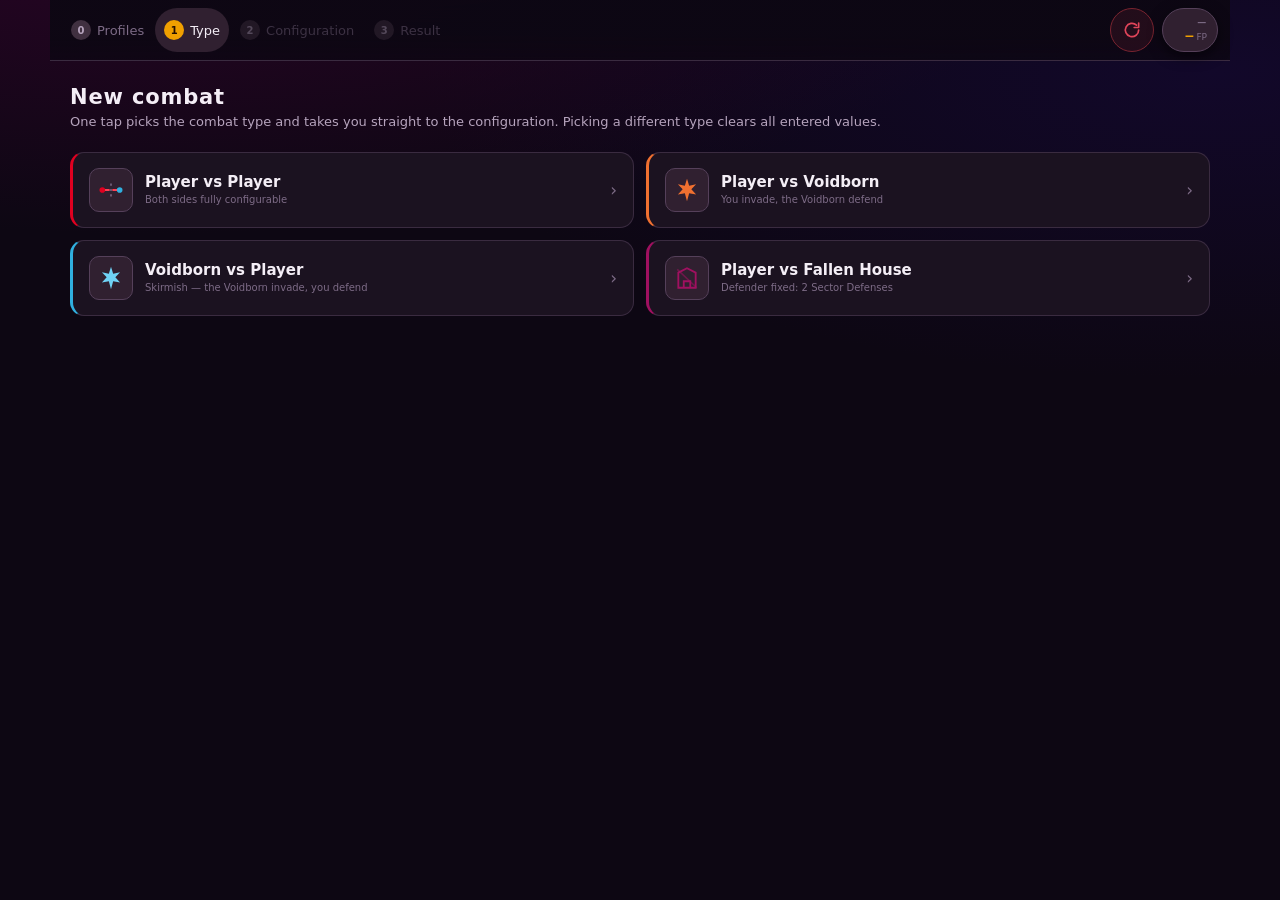
<file: Archive/prototype-v2.html>
<!--
================================================================================
  VOIDFALL COMBAT HELPER — PROTOTYPE v2
================================================================================

  KERNIDEE
  Konsolidierung der drei Entwuerfe auf der Basis von Entwurf 2 ("Stack"):
  Stepper inline, jeder Tap wirkt genau dort, wo der Finger ist, kein Modus,
  progressive Offenlegung ueber die Chip-Leiste "+ Fleet type".

  Vier Aenderungen tragen diese Version:

  1. Die +/- Buttons sind aus der Stepper-Reihe in die Kopfzeile der Unit
     gewandert. Dadurch steht die volle Zeilenbreite fuer die Schnellwahl frei:
     Corvette und Voidborn bekommen [1][2][3][4][5][6] (~49 px pro Button bei
     393 px Viewport), alle anderen Typen [1][2][3] (~103 px). Die alte Reihe
     [-][1]..[6][+] haette 36 px pro Button ergeben und die 44-px-Regel
     verletzt.

  2. Die alten Masken 2 und 3 sind zu einer einzigen Configuration-Maske
     verschmolzen: Invader ueber Defender auf dem Smartphone, ab 720 px
     nebeneinander. Maskenfolge jetzt 0 Profiles, 1 Type, 2 Configuration,
     3 Result. Start auf Maske 1; Maske 0 ist optional ueber die Breadcrumb
     erreichbar und typischerweise einmal pro Partie noetig.

  3. Das Datenmodell kennt keine Invader- und Defender-Datensaetze mehr,
     sondern zwei neutrale Slots plus eine Rollenzuordnung. Der Seitentausch
     bei Voidborn-Kaempfen dreht nur die Rollen um und verliert deshalb keinen
     eingetragenen Wert — obwohl er technisch ein Kampftyp-Wechsel ist und
     damit den Typwechsel-Reset bewusst umgeht.

  4. Alle sichtbaren Texte liegen in einem einzigen JSON-Block ganz oben in
     der Datei, getrennt nach terms.* (Spielbegriffe, regelwerkstreu) und
     ui.* (Prosa). Log-Saetze sind Vorlagen mit Platzhaltern. fetch() auf eine
     externe Datei scheidet aus: ueber file:// blockiert die Same-Origin-Policy
     genau das Zielszenario (Doppelklick, offline, iPhone).

  BEWUSST GEOPFERT
  - Vertikale Laenge. Die Configuration-Maske ist auf dem Smartphone deutlich
    laenger als ein Screen. Das ist der Preis dafuer, dass jeder Tap lokal
    wirkt und nichts hinter einem Modus liegt. Der Next-Button unten rechts
    federt das ab: man folgt dem Fluss von oben nach unten statt hochzuscrollen.
  - Platz fuer die Technologien. Dreier-Segmente kosten gut die dreifache
    Breite eines zyklierenden Chips. Dafuer ist jeder Zielzustand mit genau
    einem Tap erreichbar und ablesbar, statt aus einer Farbe dekodiert zu
    werden.
  - Das "dummy"-Etikett am Floating-Kurzergebnis. Es kostete rund 30 px, die
    der Reset-Button in der Kopfzeile braucht. Der Platzhalter-Charakter steht
    stattdessen ausgeschrieben auf der Result-Maske.

  KEINE KAMPFLOGIK. Zahlenblock und Kampflog auf Maske 3 sind hartcodierte
  Werte aus COMBAT-RULES.md Paragraph 8 (Worked Example). Das Urteil oben und
  das Floating-Kurzergebnis benutzen einen ausdruecklich als Platzhalter
  gekennzeichneten Summenvergleich der Fleet Power, keinen Resolver.

  SPRACHE. Standard ist Englisch. ?lang=de haengt die deutsche Prosa an;
  fehlende Schluessel fallen auf Englisch zurueck. terms.* bleibt bewusst
  einsprachig, weil mir kein deutsches Regelwerk vorliegt und Spielbegriffe
  nicht frei uebersetzt werden duerfen.
================================================================================
-->
<meta charset="utf-8">
<meta name="viewport" content="width=device-width, initial-scale=1, viewport-fit=cover">
<title>Voidfall Combat Helper — Prototype v2</title>

<!-- ===========================================================================
     ALLE SICHTBAREN TEXTE
     ---------------------------------------------------------------------------
     Ein einziger Block, alle Sprachen nebeneinander, per JSON.parse gelesen.
     terms.*  Spielbegriffe. Regelwerkstreu, nicht frei umformulieren.
     ui.*     Prosa. Frei editierbar.
     log.*    Vorlagen mit Platzhaltern {name}, gefuellt von t(key, params).
     Fehlende Schluessel fallen auf "en" zurueck, deshalb enthaelt "de" nur
     das, was tatsaechlich abweicht.
     Spaeterer Umstieg auf Geschwisterdateien strings.de.js per <script src>
     bleibt moeglich — das funktioniert ueber file://, anders als fetch().
     ======================================================================== -->
<script type="application/json" id="strings">
{
  "en": {
    "terms": {
      "invader": "Invader",
      "defender": "Defender",
      "voidborn": "Voidborn",
      "fallenHouse": "Fallen House",
      "fleetPower": "Fleet Power",
      "fp": "FP",
      "corvette": "Corvette",
      "sentry": "Sentry",
      "destroyer": "Destroyer",
      "dreadnought": "Dreadnought",
      "carrier": "Carrier",
      "sectorDefenses": "Sector Defenses",
      "starbases": "Starbases",
      "approachStep": "Approach step",
      "salvoStep": "Salvo step {n}",
      "targeting": "Targeting",
      "shields": "Shields",
      "torpedoes": "Torpedoes",
      "destroyerTile": "Destroyer",
      "dsm": "Deep Space Missiles",
      "energyCells": "Energy Cells",
      "drones": "Autonomous Drones",
      "combatReplicators": "Combat Replicators",
      "bombard": "Bombard",
      "none": "None",
      "basic": "Basic",
      "improved": "Improved",
      "owned": "Owned",
      "off": "Off",
      "imp1": "Imp 1",
      "imp2": "Imp 2"
    },
    "ui": {
      "app.title": "Voidfall Combat Helper",
      "step.0": "Profiles",
      "step.1": "Type",
      "step.2": "Configuration",
      "step.3": "Result",
      "step.goto": "Go to {name}",
      "nav.next": "Next",
      "nav.back": "Back",
      "nav.reset": "Reset",
      "mini.aria": "Quick result — opens the result screen",
      "mini.empty": "No input",
      "mini.tie": "Tie",
      "mini.ahead": "ahead",

      "reset.aria": "Reset the combat",
      "reset.title": "Start over?",
      "reset.body": "All Fleet Power, Installations and Technology settings are cleared and you return to the type screen. Your profiles are kept.",
      "reset.confirm": "Reset",
      "reset.cancel": "Cancel",

      "p.title": "Profiles",
      "p.sub": "A profile pre-selects the fleet types and Technologies a house usually brings into a combat. Nothing is locked: every switch stays editable on the configuration screen, and a deviation is marked with a dot. Profiles survive a reset.",
      "p.for": "{role} profile",
      "p.voidborn": "The {voidborn} side has no Technologies, so no profile applies.",
      "p.fallen": "A {fallen} sector is fully determined, so no profile applies.",
      "p.none": "No profile",
      "p.brings": "Brings: {list}",
      "p.bringsNothing": "All fleet types available, nothing pre-selected.",

      "t.title": "New combat",
      "t.sub": "One tap picks the combat type and takes you straight to the configuration. Picking a different type clears all entered values.",
      "t.pvp": "Player vs Player",
      "t.pvp.sub": "Both sides fully configurable",
      "t.pvv": "Player vs Voidborn",
      "t.pvv.sub": "You invade, the Voidborn defend",
      "t.skirmish": "Voidborn vs Player",
      "t.skirmish.sub": "Skirmish — the Voidborn invade, you defend",
      "t.fallen": "Player vs Fallen House",
      "t.fallen.sub": "Defender fixed: 2 Sector Defenses",

      "c.title": "Configuration",
      "c.swap": "Swap sides",
      "c.swapHint": "Turns the roles around and keeps every entered value.",
      "c.fleetPower": "Fleet Power",
      "c.addType": "Add fleet type",
      "c.remove": "Remove {name}",
      "c.dec": "Decrease {name}",
      "c.inc": "Increase {name}",
      "c.set": "Set {name} to {n}",
      "c.installations": "Installations",
      "c.gear": "Combat gear",
      "c.corvetteUp": "Corvette upgrades",
      "c.corvetteUpOff": "Corvette upgrades — no effect without Corvette Fleet Power",
      "c.destroyerTile": "Destroyer Combat tile",
      "c.dsmNoteInv": "Basic spends 1 Energy and needs an adjacent Shipyard or Starbase. Imp 1 / Imp 2 = number of adjacent sectors with one, no Energy cost.",
      "c.dsmNoteDef": "Basic has no Defender effect and is therefore not offered. Imp 1 / Imp 2 = number of adjacent sectors with a Shipyard or Starbase.",
      "c.advanced": "Advanced — rarely needed",
      "c.advNothing": "Nothing advanced applies to the current setup.",
      "c.trade": "Return a Trade token to use Autonomous Drones",
      "c.bombardLabel": "Bombard — Materials spent (Uplift Focus)",
      "c.bombardNote": "Each 3 Materials grant 1 Approach or Salvo Absorption. Which split is better is a calculation, not an input — the resolver will pick it.",
      "c.skirmishNote": "Enter the final number: Corruption on your Civilization tracks and Agenda slots, +1 in Cycle 2 and 3, plus any Crisis modifiers. 0 Fleet Power means the Voidborn lose automatically.",
      "c.voidbornNote": "Voidborn Fleet Power behaves exactly like Corvette Fleet Power — one number, no fleet types, no Technologies.",
      "c.fallenBig": "2",
      "c.fallenLabel": "Sector Defenses",
      "c.fallenBody": "A Fallen House sector is fully determined: the two printed Sector Defenses each deal 1 Approach Damage. No Fleet Power, no Technologies, no Salvo steps — if the Invader survives the Approach step, the Fallen House capitulates immediately.",
      "c.deviates": "differs from the profile",

      "r.title": "Result",
      "r.victory": "{side} victory",
      "r.sectorTaken": "Sector taken",
      "r.sectorHeld": "Sector held",
      "r.tieHead": "Combat tie",
      "r.tieTitle": "Sector abandoned",
      "r.remaining": "Remaining Fleet Power",
      "r.tieHint": "Tie — with Improved Combat Replicators you may deploy 1 Fleet Power and win instead.",
      "r.verdictNote": "Placeholder verdict from a plain Fleet Power comparison. No combat is resolved.",
      "r.empty": "Nothing entered yet",
      "r.emptyBody": "Go back to the configuration and set up at least one side.",
      "r.logTitle": "Combat log",
      "r.notice": "Prototype — the two Fleet Power panels and the whole log below are hard-coded from the worked example in COMBAT-RULES.md §8: Invader 4 Corvette Fleet Power with Basic Shields against 3 Voidborn Fleet Power behind 1 Sector Defense. They do not reflect your input.",
      "r.lost": "{from} → {to} · lost {n} FP",
      "r.wiped": "{from} → {to} · wiped out"
    },
    "log": {
      "approach.sd": "{side}: {n} Sector Defense deals {dmg} Approach Damage.",
      "approach.abs": "{side} Approach Absorption: {n} — Basic Shields grants Salvo Absorption only.",
      "approach.res": "{side} recalls {n} Corvette FP. {a} {from} → {to}, {b} {stay}.",
      "salvo.simultaneous": "Initiative {a} vs {b} — equal, so both sides fire simultaneously.",
      "salvo.first": "Initiative {a} vs {b} — {side} is higher and fires first.",
      "salvo.each": "Each side deals {n} Salvo Damage.",
      "salvo.absorb": "{side} absorbs with Basic Shields ({n} Salvo Absorption, now used up).",
      "salvo.recall": "{side} recalls {n} FP: {from} → {to}.",
      "salvo.recallLast": "{side} recalls its last FP: {from} → {to}.",
      "salvo.recalc": "{side} recalculates Initiative: {n} — still ≥ 1, so it fires back.",
      "salvo.zero": "{side} Initiative is now {n} — no Damage back.",
      "res": "{a} {i}, {b} {d}.",
      "resEnd": "{a} {i}, {b} {d} — combat ends."
    }
  },

  "de": {
    "ui": {
      "step.0": "Profile",
      "step.1": "Typ",
      "step.2": "Aufstellung",
      "step.3": "Ergebnis",
      "step.goto": "Zu {name}",
      "nav.next": "Weiter",
      "nav.back": "Zurück",
      "nav.reset": "Zurücksetzen",
      "mini.aria": "Kurzergebnis — öffnet die Ergebnismaske",
      "mini.empty": "Keine Eingabe",
      "mini.tie": "Unentschieden",
      "mini.ahead": "voraus",

      "reset.aria": "Kampf zurücksetzen",
      "reset.title": "Neu anfangen?",
      "reset.body": "Alle Fleet Power, Installationen und Technologie-Einstellungen werden gelöscht und du landest wieder auf der Typ-Maske. Deine Profile bleiben erhalten.",
      "reset.confirm": "Zurücksetzen",
      "reset.cancel": "Abbrechen",

      "p.title": "Profile",
      "p.sub": "Ein Profil wählt die Flottentypen und Technologien vor, die ein Haus üblicherweise in den Kampf bringt. Nichts ist festgezurrt: Jeder Schalter bleibt in der Aufstellung frei änderbar, eine Abweichung wird mit einem Punkt markiert. Profile überleben das Zurücksetzen.",
      "p.for": "Profil {role}",
      "p.voidborn": "Die {voidborn}-Seite hat keine Technologien, ein Profil greift dort nicht.",
      "p.fallen": "Ein {fallen}-Sektor liegt vollständig fest, ein Profil greift dort nicht.",
      "p.none": "Kein Profil",
      "p.brings": "Bringt mit: {list}",
      "p.bringsNothing": "Alle Flottentypen verfügbar, nichts vorgewählt.",

      "t.title": "Neuer Kampf",
      "t.sub": "Ein Tap wählt die Kampfart und führt direkt in die Aufstellung. Ein anderer Typ löscht alle eingetragenen Werte.",
      "t.pvp.sub": "Beide Seiten vollständig konfigurierbar",
      "t.pvv.sub": "Du greifst an, die Voidborn verteidigen",
      "t.skirmish.sub": "Skirmish — die Voidborn greifen an, du verteidigst",
      "t.fallen.sub": "Verteidiger fix: 2 Sector Defenses",

      "c.title": "Aufstellung",
      "c.swap": "Seiten tauschen",
      "c.swapHint": "Dreht die Rollen um und behält jeden eingetragenen Wert.",
      "c.addType": "Flottentyp hinzufügen",
      "c.remove": "{name} entfernen",
      "c.dec": "{name} verringern",
      "c.inc": "{name} erhöhen",
      "c.set": "{name} auf {n} setzen",
      "c.installations": "Installationen",
      "c.gear": "Kampfausrüstung",
      "c.corvetteUp": "Corvette-Upgrades",
      "c.corvetteUpOff": "Corvette-Upgrades — ohne Corvette Fleet Power wirkungslos",
      "c.destroyerTile": "Destroyer-Kampfplättchen",
      "c.dsmNoteInv": "Basic kostet 1 Energy und braucht eine benachbarte Shipyard oder Starbase. Imp 1 / Imp 2 = Zahl der benachbarten Sektoren mit einer davon, ohne Energy-Kosten.",
      "c.dsmNoteDef": "Basic wirkt beim Verteidiger nicht und wird deshalb nicht angeboten. Imp 1 / Imp 2 = Zahl der benachbarten Sektoren mit Shipyard oder Starbase.",
      "c.advanced": "Erweitert — selten nötig",
      "c.advNothing": "Für die aktuelle Aufstellung gibt es nichts Erweitertes.",
      "c.trade": "Ein Trade-Token abgeben, um Autonomous Drones zu nutzen",
      "c.bombardLabel": "Bombard — ausgegebene Materials (Uplift Focus)",
      "c.bombardNote": "Je 3 Materials geben 1 Approach- oder Salvo-Absorption. Welche Aufteilung besser ist, ist eine Rechnung und keine Eingabe — das übernimmt der Resolver.",
      "c.skirmishNote": "Trag die fertige Zahl ein: Corruption auf deinen Civilization-Leisten und Agenda-Slots, +1 in Cycle 2 und 3, dazu Krisenmodifikatoren. 0 Fleet Power heißt: Die Voidborn verlieren automatisch.",
      "c.voidbornNote": "Voidborn Fleet Power verhält sich exakt wie Corvette Fleet Power — eine Zahl, keine Flottentypen, keine Technologien.",
      "c.fallenLabel": "Sector Defenses",
      "c.fallenBody": "Ein Fallen-House-Sektor liegt vollständig fest: Die zwei aufgedruckten Sector Defenses teilen je 1 Approach Damage aus. Keine Fleet Power, keine Technologien, keine Salvo Steps — übersteht der Angreifer den Approach Step, kapituliert das Fallen House sofort.",
      "c.deviates": "weicht vom Profil ab",

      "r.title": "Ergebnis",
      "r.victory": "Sieg {side}",
      "r.sectorTaken": "Sektor erobert",
      "r.sectorHeld": "Sektor gehalten",
      "r.tieHead": "Unentschieden",
      "r.tieTitle": "Sektor aufgegeben",
      "r.remaining": "Verbleibende Fleet Power",
      "r.tieHint": "Unentschieden — mit Improved Combat Replicators darfst du 1 Fleet Power einsetzen und gewinnst stattdessen.",
      "r.verdictNote": "Platzhalter-Urteil aus einem reinen Fleet-Power-Vergleich. Es wird kein Kampf gerechnet.",
      "r.empty": "Noch nichts eingetragen",
      "r.emptyBody": "Geh zurück in die Aufstellung und richte mindestens eine Seite ein.",
      "r.logTitle": "Kampflog",
      "r.notice": "Prototyp — die beiden Fleet-Power-Felder und das gesamte Log darunter sind hartcodiert aus dem Worked Example in COMBAT-RULES.md §8: Angreifer mit 4 Corvette Fleet Power und Basic Shields gegen 3 Voidborn Fleet Power hinter 1 Sector Defense. Sie haben nichts mit deiner Eingabe zu tun.",
      "r.lost": "{from} → {to} · {n} FP verloren",
      "r.wiped": "{from} → {to} · ausgelöscht"
    },
    "log": {
      "approach.sd": "{side}: {n} Sector Defense teilt {dmg} Approach Damage aus.",
      "approach.abs": "{side} Approach Absorption: {n} — Basic Shields gibt nur Salvo Absorption.",
      "approach.res": "{side} zieht {n} Corvette FP ab. {a} {from} → {to}, {b} {stay}.",
      "salvo.simultaneous": "Initiative {a} zu {b} — gleich, also feuern beide Seiten gleichzeitig.",
      "salvo.first": "Initiative {a} zu {b} — {side} liegt höher und feuert zuerst.",
      "salvo.each": "Jede Seite teilt {n} Salvo Damage aus.",
      "salvo.absorb": "{side} absorbiert mit Basic Shields ({n} Salvo Absorption, jetzt aufgebraucht).",
      "salvo.recall": "{side} zieht {n} FP ab: {from} → {to}.",
      "salvo.recallLast": "{side} zieht die letzte FP ab: {from} → {to}.",
      "salvo.recalc": "{side} rechnet die Initiative neu: {n} — weiterhin ≥ 1, also wird zurückgefeuert.",
      "salvo.zero": "{side} hat jetzt Initiative {n} — kein Schaden zurück.",
      "res": "{a} {i}, {b} {d}.",
      "resEnd": "{a} {i}, {b} {d} — der Kampf endet."
    }
  }
}
</script>

<style>
/* ===========================================================================
   DESIGN TOKENS
   Spiegel von Output/design-tokens.css. Wer dort etwas aendert, aendert es
   hier mit — der Prototyp muss ohne Nebendateien laufen.
   ======================================================================== */
:root{
  --void-0:#05030a; --void-1:#0d0713; --nebula-a:#2a0426; --nebula-b:#12082a;
  --surface-1:#1b1220; --surface-2:#302030; --surface-3:#403040; --surface-4:#4e3c50;
  --surface-sheet:#17101c; --line:#55405a; --line-soft:#3a2b40;
  --text-1:#f4eef6; --text-2:#b6a4bd; --text-3:#7d6b86; --text-on-light:#24101f;
  --accent:#f0a000; --accent-hi:#ffbe33; --accent-dim:#8a5c00; --accent-2:#30b0e0;
  --invader:#e00020; --invader-hi:#ff4055; --invader-dim:#4a0a15; --invader-wash:rgba(224,0,32,.12);
  --defender:#30b0e0; --defender-hi:#6fd2f5; --defender-dim:#0a3348; --defender-wash:rgba(48,176,224,.12);
  --voidborn:#f07030; --voidborn-wash:rgba(240,112,48,.14); --fallen:#a01060; --fallen-wash:rgba(160,16,96,.14);
  --damage:#e03020; --damage-approach:#e00020; --damage-salvo:#ff5a3c;
  --absorb:#0050a0; --absorb-hi:#30b0e0; --initiative:#f0f0f0;
  --win:#3fbf7f; --lose:#e0455a; --tie:#c8a23c;
  --sector-defense:#d13f88; --starbase:#7b68e8; --shipyard:#7fa87f;
  --fleet-corvette:#f0a000; --fleet-sentry:#3fa0b4; --fleet-destroyer:#9a72e0;
  --fleet-dreadnought:#3f86d6; --fleet-carrier:#f0705a; --fleet-voidborn:#f07030;
  --tech-none-bg:#241a2a; --tech-none-line:#45354b; --tech-none-text:#8d7c95;
  --tech-basic-bg:#302030; --tech-basic-line:#f0a000; --tech-basic-text:#ffcb5c;
  --tech-improved-bg:#d0c0c0; --tech-improved-line:#ffffff; --tech-improved-text:#24101f;
  --tech-frame:#007030;

  /* ---- neu in v2 ----------------------------------------------------- */
  --next-bg:#f0a000; --next-bg-hi:#ffbe33; --next-fg:#241000; --next-line:#8a5c00;
  --back-bg:#302030; --back-fg:#f4eef6; --back-line:#55405a;
  --reset-fg:#e0455a; --reset-bg:rgba(224,69,90,.10); --reset-line:#7a2430;
  --tie-wash:rgba(200,162,60,.14); --tie-line:#c8a23c; --tie-text:#f0d48a;
  --scrim:rgba(5,3,10,.74);

  --font-ui:-apple-system,BlinkMacSystemFont,"SF Pro Text","Segoe UI Variable","Segoe UI",system-ui,Roboto,"Helvetica Neue",Arial,sans-serif;
  --font-num:ui-monospace,"SF Mono",SFMono-Regular,Menlo,Consolas,"Roboto Mono",monospace;
  --fs-micro:10px; --fs-label:11px; --fs-small:13px; --fs-body:15px; --fs-lead:17px;
  --fs-title:21px; --fs-display:28px; --fs-hero:40px;
  --lh-tight:1.15; --lh-normal:1.45; --ls-label:.09em; --ls-title:.04em;
  --fw-regular:400; --fw-medium:550; --fw-bold:700;
  --sp-1:4px; --sp-2:8px; --sp-3:12px; --sp-4:16px; --sp-5:20px; --sp-6:24px;
  --sp-8:32px; --sp-10:40px; --sp-12:48px;
  --r-sm:6px; --r-md:10px; --r-lg:14px; --r-xl:20px; --r-pill:999px;
  --shadow-1:0 1px 2px rgba(0,0,0,.5); --shadow-2:0 4px 14px rgba(0,0,0,.55); --shadow-3:0 10px 34px rgba(0,0,0,.65);
  --glow-accent:0 0 0 1px var(--accent),0 0 12px rgba(240,160,0,.35);
  --glow-invader:0 0 0 1px var(--invader),0 0 12px rgba(224,0,32,.35);
  --glow-defender:0 0 0 1px var(--defender),0 0 12px rgba(48,176,224,.35);
  --tap-min:44px; --tap-comfort:52px;
  --dur-fast:110ms; --dur-base:180ms; --dur-slow:280ms; --ease:cubic-bezier(.2,.7,.3,1);
}

/* ===== Grundgeruest ====================================================== */
*{box-sizing:border-box;-webkit-tap-highlight-color:transparent}
/* height:100% auf html UND body (so in den drei Entwuerfen) macht den Body zu
   einer Box fester Viewporthoehe: die Configuration-Maske ist rund 3000 px
   hoch und war damit unscrollbar — man kam weder an die Defender-Seite noch
   an den Next-Button. Deshalb hier min-height statt height. */
html{height:100%}
body{min-height:100%;margin:0;overflow-x:hidden}
body{
  font-family:var(--font-ui);font-size:var(--fs-body);color:var(--text-1);
  background:var(--void-1);
  background-image:
    radial-gradient(120% 60% at 12% -10%,var(--nebula-a) 0%,transparent 60%),
    radial-gradient(100% 55% at 95% 8%,var(--nebula-b) 0%,transparent 62%);
  background-attachment:fixed;-webkit-font-smoothing:antialiased;
}
button{font:inherit;color:inherit;background:none;border:0;cursor:pointer;margin:0}
.lbl{font-size:var(--fs-label);letter-spacing:var(--ls-label);text-transform:uppercase;color:var(--text-3);font-weight:var(--fw-medium)}
.num{font-family:var(--font-num);font-variant-numeric:tabular-nums}
.sr{position:absolute;width:1px;height:1px;overflow:hidden;clip:rect(0 0 0 0)}
.app{display:flex;flex-direction:column;min-height:100vh;min-height:100dvh;max-width:1180px;margin:0 auto}

/* ===== Kopfzeile: Breadcrumb · Reset · Kurzergebnis ======================
   Breitenrechnung bei 393 px Viewport:
   4 Crumbs (182) + Reset (44) + Kurzergebnis (~80) + Gaps/Padding (40) = 346.
   ======================================================================== */
.topbar{position:sticky;top:0;z-index:40;display:flex;align-items:center;gap:var(--sp-2);
  padding:var(--sp-2) var(--sp-3);padding-top:max(var(--sp-2),env(safe-area-inset-top));
  background:linear-gradient(180deg,rgba(13,7,19,.97) 60%,rgba(13,7,19,.82));
  backdrop-filter:blur(12px);border-bottom:1px solid var(--line-soft)}
.crumbs{display:flex;align-items:center;gap:2px;flex:1;min-width:0}
.crumb{display:flex;align-items:center;justify-content:center;gap:6px;min-height:var(--tap-min);
  min-width:var(--tap-min);padding:0 9px;border-radius:var(--r-pill);font-size:var(--fs-small);
  color:var(--text-3);white-space:nowrap;transition:background var(--dur-fast) var(--ease)}
.crumb .dot{width:20px;height:20px;border-radius:50%;display:grid;place-items:center;background:var(--surface-3);
  color:var(--text-2);font-size:var(--fs-micro);font-weight:var(--fw-bold);flex:none}
.crumb.done{color:var(--text-2)} .crumb.done .dot{background:var(--accent-dim);color:var(--accent-hi)}
.crumb[aria-current="step"]{background:var(--surface-2);color:var(--text-1)}
.crumb[aria-current="step"] .dot{background:var(--accent);color:#241000}
.crumb:disabled{opacity:.42;cursor:default}
.crumb .cname{display:none}
@media(min-width:560px){.crumb .cname{display:inline}}

.reset{flex:none;width:var(--tap-min);height:var(--tap-min);border-radius:var(--r-pill);
  display:grid;place-items:center;color:var(--reset-fg);background:var(--reset-bg);
  border:1px solid var(--reset-line)}
.reset svg{width:20px;height:20px}
.reset:active{background:rgba(224,69,90,.24)}

.mini{flex:none;display:flex;flex-direction:column;align-items:flex-end;justify-content:center;gap:1px;
  min-height:var(--tap-min);min-width:56px;padding:0 10px;border-radius:var(--r-pill);background:var(--surface-2);
  border:1px solid var(--line);box-shadow:var(--shadow-2)}
.mini.pulse{animation:miniPulse 480ms var(--ease)}
@keyframes miniPulse{0%{transform:scale(1)}35%{transform:scale(1.075);box-shadow:var(--glow-accent)}100%{transform:scale(1)}}
.mini .who{font-size:9px;letter-spacing:var(--ls-label);text-transform:uppercase;font-weight:var(--fw-bold);line-height:1.1}
.mini .who.inv{color:var(--invader-hi)} .mini .who.def{color:var(--defender-hi)}
.mini .who.tie{color:var(--tie)} .mini .who.na{color:var(--text-3)}
.mini .fp{display:flex;align-items:baseline;gap:3px;line-height:1}
.mini .fp b{font-family:var(--font-num);font-size:var(--fs-small);color:var(--accent)}
.mini .fp span{font-size:9px;color:var(--text-3)}

/* ===== Masken ============================================================ */
.screens{flex:1;display:flex;flex-direction:column}
.screen{display:none;flex:1;flex-direction:column}
.screen.on{display:flex}
.pad{padding:var(--sp-4) var(--sp-3) var(--sp-4)}
h1.title{font-size:var(--fs-title);letter-spacing:var(--ls-title);margin:0 0 var(--sp-1);font-weight:var(--fw-bold)}
p.sub{margin:0 0 var(--sp-5);color:var(--text-2);font-size:var(--fs-small);line-height:var(--lh-normal)}
.notice{font-size:var(--fs-micro);color:var(--text-3);line-height:var(--lh-normal)}

/* --- Navigationszeile am Fuss einer Maske --- */
.navrow{display:flex;justify-content:flex-end;align-items:center;gap:var(--sp-2);
  padding:var(--sp-4) var(--sp-3) var(--sp-10);margin-top:auto}
.navrow.inflow{margin-top:0;padding-bottom:var(--sp-5)}
.btn{display:inline-flex;align-items:center;justify-content:center;gap:var(--sp-2);
  min-height:var(--tap-comfort);padding:0 var(--sp-5);border-radius:var(--r-pill);
  font-size:var(--fs-body);font-weight:var(--fw-medium);
  transition:transform var(--dur-fast) var(--ease),background var(--dur-fast) var(--ease)}
.btn:active{transform:scale(.97)}
.btn svg{width:18px;height:18px}
.btn-next{background:var(--next-bg);color:var(--next-fg);font-weight:var(--fw-bold);box-shadow:var(--shadow-2)}
.btn-next:active{background:var(--next-bg-hi)}
.btn-back{background:var(--back-bg);color:var(--back-fg);border:1px solid var(--back-line)}
.btn-reset{background:var(--reset-bg);color:var(--reset-fg);border:1px solid var(--reset-line)}

/* ===== Maske 0 — Profiles ================================================ */
.profcard{background:var(--surface-1);border:1px solid var(--line-soft);border-radius:var(--r-lg);
  padding:var(--sp-3);margin-bottom:var(--sp-3)}
.profcard.inv{border-left:3px solid var(--invader)}
.profcard.def{border-left:3px solid var(--defender)}
.profcard > .lbl{display:block;margin-bottom:var(--sp-2)}
.profcard.inv > .lbl{color:var(--invader-hi)} .profcard.def > .lbl{color:var(--defender-hi)}
.profcard select{appearance:none;width:100%;min-height:var(--tap-comfort);padding:0 var(--sp-3);
  background:var(--surface-2);border:1px solid var(--line);border-radius:var(--r-md);
  color:var(--text-1);font-size:var(--fs-body);font-weight:var(--fw-medium)}
.profcard select option{background:var(--surface-2);color:var(--text-1)}
.profcard .brings{margin-top:var(--sp-2);font-size:var(--fs-micro);color:var(--text-3);line-height:var(--lh-normal)}
.profcard .fixed{display:flex;align-items:center;gap:var(--sp-2);min-height:var(--tap-comfort);
  color:var(--text-2);font-size:var(--fs-small);line-height:var(--lh-normal)}

/* ===== Maske 1 — Type ==================================================== */
.types{display:flex;flex-direction:column;gap:var(--sp-2)}
.type{display:flex;align-items:center;gap:var(--sp-3);width:100%;text-align:left;min-height:76px;
  padding:var(--sp-3) var(--sp-4);background:var(--surface-1);border:1px solid var(--line-soft);
  border-radius:var(--r-lg);transition:transform var(--dur-fast) var(--ease),background var(--dur-fast) var(--ease)}
.type:active{transform:scale(.985);background:var(--surface-2)}
.type .sig{width:44px;height:44px;flex:none;border-radius:var(--r-md);display:grid;place-items:center;
  background:var(--surface-2);border:1px solid var(--line)}
.type .sig svg{width:26px;height:26px}
.type .txt{flex:1;min-width:0}
.type .txt b{display:block;font-size:var(--fs-body);font-weight:var(--fw-medium)}
.type .txt small{display:block;color:var(--text-3);font-size:var(--fs-micro);margin-top:2px;line-height:var(--lh-normal)}
.type .go{color:var(--text-3);font-size:var(--fs-lead)}
.type[data-t="pvp"]{border-left:3px solid var(--invader)}
.type[data-t="pvv"]{border-left:3px solid var(--voidborn)}
.type[data-t="skirmish"]{border-left:3px solid var(--defender)}
.type[data-t="fallen"]{border-left:3px solid var(--fallen)}
.type.sel{border-color:var(--accent);box-shadow:var(--glow-accent)}

/* ===== Maske 2 — Configuration =========================================== */
.typebar{display:flex;align-items:center;gap:var(--sp-2);flex-wrap:wrap;
  padding:var(--sp-3) var(--sp-3) 0}
.typebar .now{flex:1;min-width:0;font-size:var(--fs-small);color:var(--text-2);
  overflow:hidden;text-overflow:ellipsis;white-space:nowrap}
.typebar .now b{color:var(--text-1);font-weight:var(--fw-medium)}
.swap{display:inline-flex;align-items:center;gap:6px;min-height:var(--tap-min);padding:0 var(--sp-3);
  border-radius:var(--r-pill);border:1px solid var(--accent-dim);background:var(--surface-2);
  color:var(--accent-hi);font-size:var(--fs-small);font-weight:var(--fw-medium)}
.swap svg{width:18px;height:18px}
.swap:active{background:var(--surface-3)}
.typebar .swaphint{flex-basis:100%;font-size:var(--fs-micro);color:var(--text-3);line-height:var(--lh-normal)}

.duo{display:flex;flex-direction:column}
.side{display:flex;flex-direction:column;flex:1;min-width:0}
.sidehead{position:sticky;top:60px;z-index:20;display:flex;align-items:center;gap:var(--sp-2);
  padding:var(--sp-3);background:rgba(13,7,19,.94);backdrop-filter:blur(10px);
  border-bottom:1px solid var(--line-soft)}
.sidehead .badge{font-size:var(--fs-label);letter-spacing:var(--ls-label);text-transform:uppercase;
  font-weight:var(--fw-bold);padding:5px 10px;border-radius:var(--r-sm);flex:none}
.side.inv .sidehead .badge{background:var(--invader-wash);color:var(--invader-hi);border:1px solid var(--invader)}
.side.def .sidehead .badge{background:var(--defender-wash);color:var(--defender-hi);border:1px solid var(--defender)}
.sidehead .ctx{font-size:var(--fs-small);color:var(--text-2);flex:1;min-width:0;overflow:hidden;
  text-overflow:ellipsis;white-space:nowrap}
.sidehead .tot{font-family:var(--font-num);font-size:var(--fs-lead);color:var(--accent);flex:none}
.sidehead .tot small{font-size:var(--fs-micro);color:var(--text-3);margin-left:3px}
.sidebody{padding:var(--sp-3)}

.card{background:var(--surface-1);border:1px solid var(--line-soft);border-radius:var(--r-lg);
  padding:var(--sp-3);margin-bottom:var(--sp-3)}
.card:last-child{margin-bottom:0}
.card > .lbl{display:block;margin-bottom:var(--sp-2)}

/* --- Flottenzeile: Kopf mit Wert und +/- , darunter volle Schnellwahl ---
   Gerechnete Innenbreite bei 393 px Viewport: 319 px.
   Corvette 6 Buttons: (319 - 5*5) / 6 = 49 px.  Andere 3 Buttons: 103 px.   */
.unit{border-radius:var(--r-md);background:var(--surface-2);padding:var(--sp-2) var(--sp-3);margin-bottom:var(--sp-2)}
.unit:last-child{margin-bottom:0}
.unit.zero{background:transparent;border:1px dashed var(--line-soft)}
.uhead{display:flex;align-items:center;gap:var(--sp-2);min-height:var(--tap-min)}
.uhead .fi{width:24px;height:24px;flex:none;display:grid;place-items:center}
.uhead .fi svg{width:24px;height:24px}
.uhead .fn{flex:1;font-size:var(--fs-small);font-weight:var(--fw-medium);min-width:0;
  overflow:hidden;text-overflow:ellipsis;white-space:nowrap}
.uhead .uv{font-family:var(--font-num);font-size:26px;font-weight:var(--fw-bold);color:var(--accent);
  line-height:1;min-width:28px;text-align:right;flex:none}
.unit.zero .uhead .uv{color:var(--text-3)}
.uhead .pm{width:var(--tap-min);height:var(--tap-min);flex:none;border-radius:var(--r-sm);
  background:var(--surface-4);color:var(--accent-hi);font-size:22px;font-weight:var(--fw-bold);
  display:grid;place-items:center;transition:background var(--dur-fast) var(--ease)}
.uhead .pm:active{background:var(--accent);color:#241000}
.uhead .pm:disabled{opacity:.3}
.uhead .rm{width:var(--tap-min);height:var(--tap-min);flex:none;border-radius:var(--r-sm);
  color:var(--text-3);font-size:var(--fs-lead)}

.quick{display:flex;gap:5px;margin-top:6px}
.quick button{flex:1;min-width:0;min-height:var(--tap-comfort);border-radius:var(--r-md);
  background:var(--surface-3);border:1px solid var(--line-soft);
  font-family:var(--font-num);font-size:var(--fs-lead);color:var(--text-2);
  transition:background var(--dur-fast) var(--ease),transform var(--dur-fast) var(--ease)}
.quick button:active{transform:scale(.93)}
.quick button[aria-pressed="true"]{background:var(--accent);border-color:var(--accent);color:#241000;font-weight:var(--fw-bold)}

/* --- angedockte Technologien --- */
.attach{margin-top:var(--sp-2);padding-top:var(--sp-2);border-top:1px dashed var(--line-soft)}
.attach > .lbl{display:block;margin-bottom:6px}
.trow{display:flex;align-items:center;gap:var(--sp-2);margin-bottom:6px}
.trow:last-child{margin-bottom:0}
.trow .tn{flex:1;min-width:0;font-size:var(--fs-small);overflow:hidden;text-overflow:ellipsis;white-space:nowrap}
.tri{display:flex;gap:3px;flex:none;background:var(--surface-1);padding:3px;border-radius:var(--r-md);
  border:1px solid var(--line-soft)}
.tri button{
  min-height:var(--tap-min);min-width:44px;padding:0 8px;border-radius:7px;
  font-size:var(--fs-micro);letter-spacing:.07em;text-transform:uppercase;color:var(--tech-none-text);
  white-space:nowrap;transition:background var(--dur-fast) var(--ease),color var(--dur-fast) var(--ease)}
.tri button[aria-pressed="true"][data-v="0"]{background:var(--tech-none-bg);color:var(--text-2);
  box-shadow:inset 0 0 0 1px var(--tech-none-line)}
.tri button[aria-pressed="true"][data-v="1"]{background:var(--tech-basic-bg);color:var(--tech-basic-text);
  box-shadow:inset 0 0 0 1px var(--tech-basic-line)}
.tri button[aria-pressed="true"][data-v="2"],
.tri button[aria-pressed="true"][data-v="3"]{background:var(--tech-improved-bg);color:var(--tech-improved-text);
  box-shadow:inset 0 0 0 1px var(--tech-improved-line);font-weight:var(--fw-bold)}
.trow.deviates .tn::after{content:"";display:inline-block;width:6px;height:6px;border-radius:50%;
  background:var(--accent-2);margin-left:6px;vertical-align:middle}

/* --- flaches Steuerelement, Label auf eigener Zeile (Deep Space Missiles) ---
   Invader 4 Buttons: (319 - 8 Padding - 12 Gaps) / 4 = 74,75 px.            */
.field{margin-bottom:var(--sp-3)}
.field:last-child{margin-bottom:0}
.field > .lbl{display:flex;align-items:center;gap:6px;margin-bottom:6px}
.field .expl{font-size:var(--fs-micro);color:var(--text-3);margin-top:5px;line-height:var(--lh-normal)}
.field.deviates > .lbl::after{content:"";display:inline-block;width:6px;height:6px;border-radius:50%;
  background:var(--accent-2)}
.seg{display:flex;gap:4px;background:var(--surface-1);padding:3px;border-radius:var(--r-md);border:1px solid var(--line-soft)}
.seg button{flex:1;min-width:0;min-height:var(--tap-min);border-radius:7px;font-size:var(--fs-small);
  color:var(--text-3);white-space:nowrap;transition:background var(--dur-fast) var(--ease)}
.seg button[aria-pressed="true"]{background:var(--surface-3);color:var(--text-1);font-weight:var(--fw-medium)}
.seg.tech button[aria-pressed="true"][data-v="1"]{background:var(--tech-basic-bg);color:var(--tech-basic-text);
  box-shadow:inset 0 0 0 1px var(--tech-basic-line)}
.seg.tech button[aria-pressed="true"][data-v="2"],
.seg.tech button[aria-pressed="true"][data-v="3"]{background:var(--tech-improved-bg);color:var(--tech-improved-text);
  box-shadow:inset 0 0 0 1px var(--tech-improved-line);font-weight:var(--fw-bold)}

/* --- Advanced --- */
details.adv{margin-top:var(--sp-2);border-top:1px dashed var(--line-soft);padding-top:var(--sp-1)}
details.adv summary{list-style:none;display:flex;align-items:center;gap:var(--sp-2);min-height:var(--tap-min);
  cursor:pointer;font-size:var(--fs-small);color:var(--text-2)}
details.adv summary::-webkit-details-marker{display:none}
details.adv summary::before{content:"▸";color:var(--accent);transition:transform var(--dur-fast)}
details.adv[open] summary::before{transform:rotate(90deg)}
.switch{display:flex;align-items:center;gap:var(--sp-3);min-height:var(--tap-min);width:100%;text-align:left;
  margin-bottom:var(--sp-3)}
.switch .tr{width:46px;height:28px;border-radius:var(--r-pill);background:var(--surface-3);flex:none;
  position:relative;border:1px solid var(--line)}
.switch .tr::after{content:"";position:absolute;top:3px;left:3px;width:20px;height:20px;border-radius:50%;
  background:var(--text-2);transition:transform var(--dur-fast) var(--ease)}
.switch[aria-pressed="true"] .tr{background:var(--accent-dim);border-color:var(--accent)}
.switch[aria-pressed="true"] .tr::after{transform:translateX(18px);background:var(--accent-hi)}
.switch .sl{font-size:var(--fs-small);flex:1;line-height:var(--lh-normal)}

.fixedside{padding:var(--sp-6) var(--sp-3);text-align:center}
.fixedside .big{font-family:var(--font-num);font-size:var(--fs-hero);color:var(--sector-defense);line-height:1}
.fixedside .lbl{display:block;margin-top:var(--sp-1)}
.fixedside p{color:var(--text-2);font-size:var(--fs-small);line-height:var(--lh-normal);max-width:36ch;margin:var(--sp-3) auto 0}

/* ===== Maske 3 — Result ================================================== */
.result{padding:var(--sp-4) var(--sp-3) 0}
.verdict{border-radius:var(--r-lg);padding:var(--sp-5) var(--sp-4);text-align:center;margin-bottom:var(--sp-3)}
.verdict.win{border:1px solid var(--win);background:linear-gradient(180deg,rgba(63,191,127,.16),rgba(63,191,127,.04))}
.verdict.win .who{color:var(--win)}
.verdict.tie{border:1px solid var(--tie-line);background:linear-gradient(180deg,var(--tie-wash),rgba(200,162,60,.03))}
.verdict.tie .who{color:var(--tie)}
.verdict.na{border:1px dashed var(--line);background:transparent}
.verdict.na .who{color:var(--text-3)}
.verdict .who{font-size:var(--fs-label);letter-spacing:var(--ls-label);text-transform:uppercase;font-weight:var(--fw-bold)}
.verdict h2{margin:var(--sp-2) 0 var(--sp-1);font-size:var(--fs-display);letter-spacing:var(--ls-title)}
.verdict .rem{color:var(--text-2);font-size:var(--fs-small)}
.verdict .rem b{font-family:var(--font-num);color:var(--accent);font-size:var(--fs-lead)}
.verdict .pnote{margin-top:var(--sp-3);font-size:var(--fs-micro);color:var(--text-3);line-height:var(--lh-normal)}
.tiehint{display:flex;gap:var(--sp-2);align-items:flex-start;border:1px solid var(--tie-line);
  background:var(--tie-wash);border-radius:var(--r-md);padding:var(--sp-3);margin-bottom:var(--sp-3);
  color:var(--tie-text);font-size:var(--fs-small);line-height:var(--lh-normal)}
.tiehint svg{width:20px;height:20px;flex:none;margin-top:1px}
.fpbars{display:grid;grid-template-columns:1fr 1fr;gap:var(--sp-2);margin-bottom:var(--sp-3)}
.fpbar{background:var(--surface-1);border:1px solid var(--line-soft);border-radius:var(--r-md);padding:var(--sp-3)}
.fpbar .lbl{display:block;margin-bottom:6px}
.fpbar.inv{border-left:3px solid var(--invader)} .fpbar.def{border-left:3px solid var(--defender)}
.fpbar .v{font-family:var(--font-num);font-size:var(--fs-display);line-height:1}
.fpbar.inv .v{color:var(--invader-hi)} .fpbar.def .v{color:var(--defender-hi)}
.fpbar .d{font-size:var(--fs-micro);color:var(--text-3);margin-top:4px}
.log{border-top:1px solid var(--line-soft);padding-top:var(--sp-4)}
.log h3{font-size:var(--fs-lead);margin:0 0 var(--sp-3);letter-spacing:var(--ls-title)}
.step{background:var(--surface-1);border:1px solid var(--line-soft);border-radius:var(--r-md);margin-bottom:var(--sp-2);overflow:hidden}
.step > summary{list-style:none;display:flex;align-items:center;gap:var(--sp-3);min-height:var(--tap-comfort);
  padding:var(--sp-2) var(--sp-3);cursor:pointer}
.step > summary::-webkit-details-marker{display:none}
.step .sname{flex:1;font-size:var(--fs-small);font-weight:var(--fw-medium)}
.step .sfp{display:flex;align-items:center;gap:6px;font-family:var(--font-num);font-size:var(--fs-small)}
.step .sfp .i{color:var(--invader-hi)} .step .sfp .d{color:var(--defender-hi)} .step .sfp .sep{color:var(--text-3)}
.step .chev{color:var(--text-3);transition:transform var(--dur-fast)}
.step[open] .chev{transform:rotate(90deg)}
.step .body{padding:var(--sp-3);border-top:1px solid var(--line-soft)}
.calc{display:flex;flex-direction:column;gap:var(--sp-2)}
.line{display:flex;align-items:flex-start;gap:var(--sp-2);font-size:var(--fs-small);line-height:var(--lh-normal)}
.line .pip{width:8px;height:8px;border-radius:2px;flex:none;margin-top:6px}
.line .pip.dmg{background:var(--damage)} .line .pip.abs{background:var(--absorb-hi)}
.line .pip.ini{background:var(--initiative)} .line .pip.res{background:var(--accent)}
.line span{flex:1;color:var(--text-2)} .line b{color:var(--text-1);font-family:var(--font-num)}

/* ===== Reset-Rueckfrage ================================================== */
.scrim{position:fixed;inset:0;z-index:60;background:var(--scrim);backdrop-filter:blur(4px);
  display:none;align-items:center;justify-content:center;padding:var(--sp-4)}
.scrim.on{display:flex}
.dialog{width:100%;max-width:360px;background:var(--surface-sheet);border:1px solid var(--line);
  border-radius:var(--r-lg);padding:var(--sp-5) var(--sp-4);box-shadow:var(--shadow-3)}
.dialog h2{margin:0 0 var(--sp-2);font-size:var(--fs-lead);letter-spacing:var(--ls-title)}
.dialog p{margin:0 0 var(--sp-5);color:var(--text-2);font-size:var(--fs-small);line-height:var(--lh-normal)}
.dialog .row{display:flex;gap:var(--sp-2);justify-content:flex-end}

/* ===== Tablet-Breakpoint ================================================= */
@media(min-width:720px){
  .duo{flex-direction:row}
  .duo > .side{flex:1 1 50%;border-right:1px solid var(--line-soft)}
  .duo > .side:last-child{border-right:0}
  .types{display:grid;grid-template-columns:1fr 1fr;gap:var(--sp-3)}
  .profiles-grid{display:grid;grid-template-columns:1fr 1fr;gap:var(--sp-3)}
  .profiles-grid .profcard{margin-bottom:0}
  .pad{padding:var(--sp-6) var(--sp-5) var(--sp-4)}
  .result{padding:var(--sp-5) var(--sp-5) 0}
  .navrow{padding-left:var(--sp-5);padding-right:var(--sp-5)}
  .typebar{padding:var(--sp-4) var(--sp-5) 0}
  .tri button{min-width:56px}
}
</style>

<body>
<svg class="sr" aria-hidden="true"><defs>
  <symbol id="i-corvette" viewBox="0 0 24 24"><path d="M12 2 15 9l6 3-6 1.6L12 22l-3-8.4L3 12l6-3z" fill="currentColor"/></symbol>
  <symbol id="i-sentry" viewBox="0 0 24 24"><path d="M12 2.6 20 7v10l-8 4.4L4 17V7z" fill="none" stroke="currentColor" stroke-width="1.7"/><circle cx="12" cy="12" r="3.2" fill="currentColor"/></symbol>
  <symbol id="i-destroyer" viewBox="0 0 24 24"><path d="M12 2 14.6 10H21l-4.4 3.2L18 21l-6-3.6L6 21l1.4-7.8L3 10h6.4z" fill="currentColor"/></symbol>
  <symbol id="i-dreadnought" viewBox="0 0 24 24"><path d="M12 2 21 8v6l-9 8-9-8V8z" fill="currentColor" opacity=".9"/><path d="M12 6.5 17 9.6v3.2l-5 4.4-5-4.4V9.6z" fill="var(--surface-2)"/></symbol>
  <symbol id="i-carrier" viewBox="0 0 24 24"><rect x="3" y="6" width="18" height="12" rx="2.4" fill="none" stroke="currentColor" stroke-width="1.8"/><path d="M7 10h5v4H7z" fill="currentColor"/><path d="M15 9.2 19.4 12 15 14.8z" fill="currentColor"/></symbol>
  <symbol id="i-voidborn" viewBox="0 0 24 24"><path d="M12 1.6 14 8l6.4-1.4L16 11.4l4.4 4.8L14 15l-2 7.4L10 15l-6.4 1.2L8 11.4 3.6 6.6 10 8z" fill="currentColor"/></symbol>
  <symbol id="i-sd" viewBox="0 0 24 24"><path d="M12 2.4 20.4 6v6.4c0 4.6-3.4 8-8.4 9.2-5-1.2-8.4-4.6-8.4-9.2V6z" fill="none" stroke="currentColor" stroke-width="1.8"/><path d="M8.6 12.2 11 14.6l4.6-4.8" fill="none" stroke="currentColor" stroke-width="1.9" stroke-linecap="round"/></symbol>
  <symbol id="i-starbase" viewBox="0 0 24 24"><circle cx="12" cy="12" r="4" fill="currentColor"/><ellipse cx="12" cy="12" rx="10" ry="4" fill="none" stroke="currentColor" stroke-width="1.6" transform="rotate(-24 12 12)"/></symbol>
  <symbol id="i-pvp" viewBox="0 0 24 24"><path d="M4 12h6M14 12h6" stroke="currentColor" stroke-width="2" stroke-linecap="round"/><circle cx="4" cy="12" r="2.6" fill="var(--invader)"/><circle cx="20" cy="12" r="2.6" fill="var(--defender)"/><path d="M12 6v12" stroke="var(--text-3)" stroke-width="1.4" stroke-dasharray="2 3"/></symbol>
  <symbol id="i-fallen" viewBox="0 0 24 24"><path d="M4 21V7l8-4 8 4v14z" fill="none" stroke="currentColor" stroke-width="1.7"/><path d="M9 21v-6h6v6" fill="none" stroke="currentColor" stroke-width="1.7"/><path d="M3 4l18 17" stroke="currentColor" stroke-width="1.5" opacity=".55"/></symbol>
  <symbol id="i-plus" viewBox="0 0 24 24"><path d="M12 5v14M5 12h14" stroke="currentColor" stroke-width="2.2" stroke-linecap="round"/></symbol>
  <symbol id="i-reset" viewBox="0 0 24 24"><path d="M20 12a8 8 0 1 1-2.6-5.9" fill="none" stroke="currentColor" stroke-width="2" stroke-linecap="round"/><path d="M20 3.6V9h-5.4" fill="none" stroke="currentColor" stroke-width="2" stroke-linecap="round" stroke-linejoin="round"/></symbol>
  <symbol id="i-swap" viewBox="0 0 24 24"><path d="M4 8h13M13.5 4.5 17 8l-3.5 3.5" fill="none" stroke="currentColor" stroke-width="1.9" stroke-linecap="round" stroke-linejoin="round"/><path d="M20 16H7M10.5 12.5 7 16l3.5 3.5" fill="none" stroke="currentColor" stroke-width="1.9" stroke-linecap="round" stroke-linejoin="round"/></symbol>
  <symbol id="i-arrow" viewBox="0 0 24 24"><path d="M5 12h13M13 6.5 18.5 12 13 17.5" fill="none" stroke="currentColor" stroke-width="2.1" stroke-linecap="round" stroke-linejoin="round"/></symbol>
  <symbol id="i-back" viewBox="0 0 24 24"><path d="M19 12H6M11 6.5 5.5 12 11 17.5" fill="none" stroke="currentColor" stroke-width="2.1" stroke-linecap="round" stroke-linejoin="round"/></symbol>
  <symbol id="i-tie" viewBox="0 0 24 24"><circle cx="12" cy="12" r="9.2" fill="none" stroke="currentColor" stroke-width="1.8"/><path d="M12 7.4v6" stroke="currentColor" stroke-width="2" stroke-linecap="round"/><circle cx="12" cy="16.6" r="1.2" fill="currentColor"/></symbol>
</defs></svg>

<div class="app">
  <header class="topbar">
    <nav class="crumbs" id="crumbs" aria-label="Steps"></nav>
    <button class="reset" id="btnReset"><svg><use href="#i-reset"/></svg></button>
    <button class="mini" id="mini">
      <span class="who na" id="miniWho">—</span>
      <span class="fp"><b id="miniFp">–</b><span id="miniUnit">FP</span></span>
    </button>
  </header>

  <div class="screens">
    <section class="screen" data-screen="0">
      <div class="pad">
        <h1 class="title" id="s0title"></h1>
        <p class="sub" id="s0sub"></p>
        <div class="profiles-grid" id="profBox"></div>
      </div>
      <div class="navrow"><button class="btn btn-next" id="next0"></button></div>
    </section>

    <section class="screen" data-screen="1">
      <div class="pad">
        <h1 class="title" id="s1title"></h1>
        <p class="sub" id="s1sub"></p>
        <div class="types" id="typeBox"></div>
      </div>
    </section>

    <section class="screen" data-screen="2">
      <div class="typebar" id="typebar"></div>
      <div class="duo" id="duo"></div>
      <div class="navrow"><button class="btn btn-next" id="next2"></button></div>
    </section>

    <section class="screen" data-screen="3">
      <div class="result" id="resultBox"></div>
    </section>
  </div>
</div>

<div class="scrim" id="scrim" role="dialog" aria-modal="true" aria-labelledby="dlgTitle">
  <div class="dialog">
    <h2 id="dlgTitle"></h2>
    <p id="dlgBody"></p>
    <div class="row">
      <button class="btn btn-back" id="dlgCancel"></button>
      <button class="btn btn-reset" id="dlgOk"></button>
    </div>
  </div>
</div>

<script>
"use strict";

/* ===========================================================================
   1 — TEXTE
   Ein t(key, params) mit Fallback auf Englisch. Die Sprache kommt aus
   ?lang=xx; ohne Parameter Englisch. Der Fallback erlaubt es, eine Sprache
   unvollstaendig zu pflegen — "de" enthaelt deshalb kein terms.*, weil mir
   kein deutsches Regelwerk vorliegt und Spielbegriffe nicht frei uebersetzt
   werden duerfen.
   ======================================================================== */
const STRINGS = JSON.parse(document.getElementById("strings").textContent);

/* Sprache umstellen: diese eine Zeile auf "de" aendern. ?lang=de in der URL
   geht auch, ist per Doppelklick aber unbequem — deshalb die Konstante. */
const DEFAULT_LANG = "en";
const LANG = (new URLSearchParams(location.search).get("lang") || DEFAULT_LANG).toLowerCase();

function raw(key, lang){
  const parts = key.split(".");
  let node = STRINGS[lang];
  if(!node) return null;
  node = node[parts[0]];
  if(!node) return null;
  const rest = parts.slice(1).join(".");
  return typeof node[rest] === "string" ? node[rest] : null;
}
function t(key, params){
  let s = raw(key, LANG);
  if(s === null) s = raw(key, "en");
  if(s === null) return "[" + key + "]";
  if(params) for(const k in params) s = s.split("{" + k + "}").join(params[k]);
  return s;
}
document.title = t("ui.app.title") + " — Prototype v2";

/* ===========================================================================
   2 — STAMMDATEN
   ======================================================================== */
const FLEETS = {
  corvette:   {icon:"i-corvette",    color:"--fleet-corvette"},
  sentry:     {icon:"i-sentry",      color:"--fleet-sentry"},
  destroyer:  {icon:"i-destroyer",   color:"--fleet-destroyer"},
  dreadnought:{icon:"i-dreadnought", color:"--fleet-dreadnought"},
  carrier:    {icon:"i-carrier",     color:"--fleet-carrier"}
};
const FLEET_KEYS = Object.keys(FLEETS);

/* Technologien als Dreier-Segmente. null = dieser Zustand existiert nicht und
   faellt aus dem Segment heraus; so degradiert Energy Cells sauber auf zwei
   und der Destroyer-Tile ebenfalls auf zwei Buttons.                        */
const TECH = {
  targeting: {label:"terms.targeting",     states:["terms.none","terms.basic","terms.improved"]},
  shields:   {label:"terms.shields",       states:["terms.none","terms.basic","terms.improved"]},
  torpedoes: {label:"terms.torpedoes",     states:["terms.none","terms.basic","terms.improved"]},
  destroyers:{label:"terms.destroyerTile", states:[null,"terms.basic","terms.improved"]},
  drones:    {label:"terms.drones",        states:["terms.none","terms.basic","terms.improved"]},
  energy:    {label:"terms.energyCells",   states:["terms.none",null,"terms.owned"]}
};

/* Deep Space Missiles ist kein Dreier-Segment, sondern ein flaches Steuer-
   element mit Label auf eigener Zeile. Die Improved-Stufen tragen die Zahl
   der benachbarten Sektoren mit Shipyard/Starbase gleich mit — dadurch
   entfallen die Felder adjacentSectorsWithShipyardOrStarbase und
   spendEnergyForDSM ersatzlos.                                              */
const DSM_INV = [
  {v:0, label:"terms.off"}, {v:1, label:"terms.basic"},
  {v:2, label:"terms.imp1"}, {v:3, label:"terms.imp2"}
];
const DSM_DEF = [
  {v:0, label:"terms.off"}, {v:2, label:"terms.imp1"}, {v:3, label:"terms.imp2"}
];

/* Acht Haus-Profile plus "kein Profil". Astoran ist gegenueber Entwurf 2 neu:
   ohne es bot kein Profil den Sentry-Flottentyp an.                          */
const PROFILES = {
  none:      {name:"p.none",                   fleets:FLEET_KEYS.slice(),    tech:{}},
  valnis:    {name:"Valnis · Shields",         fleets:["corvette"],              tech:{shields:2}},
  belitan:   {name:"Belitan · Targeting",      fleets:["corvette"],              tech:{targeting:1}},
  cortozaar: {name:"Cortozaar · Torpedoes",    fleets:["corvette"],              tech:{torpedoes:2}},
  zenor:     {name:"Zenor · Destroyers",       fleets:["corvette","destroyer"],  tech:{destroyers:2, shields:1}},
  shiveus:   {name:"Shiveus · Dreadnoughts",   fleets:["corvette","dreadnought"],tech:{shields:1}},
  fenrax:    {name:"Fenrax · Carriers",        fleets:["corvette","carrier"],    tech:{targeting:1}},
  astoran:   {name:"Astoran · Sentries",       fleets:["corvette","sentry"],     tech:{dsm:2}},
  marqualos: {name:"Marqualos · Drones",       fleets:["corvette"],              tech:{drones:2}}
};
const profName = k => k === "none" ? t("ui.p.none") : PROFILES[k].name;

const TYPES = ["pvp","pvv","skirmish","fallen"];
const TYPE_META = {
  pvp:      {icon:"i-pvp",      color:"--invader-hi"},
  pvv:      {icon:"i-voidborn", color:"--voidborn"},
  skirmish: {icon:"i-voidborn", color:"--defender-hi"},
  fallen:   {icon:"i-fallen",   color:"--fallen"}
};

/* ===========================================================================
   3 — ZUSTAND
   Kein Invader-/Defender-Datensatz, sondern zwei neutrale Slots p und q plus
   die Zuordnung S.roles. Der Seitentausch dreht nur diese Zuordnung um (und
   den Kampftyp zwischen pvv und skirmish) — deshalb ist er verlustfrei und
   umgeht den Typwechsel-Reset bewusst.
   ======================================================================== */
function blank(){
  return {
    corvette:0, sentry:0, destroyer:0, dreadnought:0, carrier:0, voidborn:0,
    sectorDefenses:0, starbases:0,
    tech:{targeting:0, shields:0, torpedoes:0, destroyers:1, dsm:0, drones:0, energy:0},
    returnTrade:false, bombard:0
  };
}
const S = {
  screen: 1,
  combatType: null,
  data:    {p:blank(), q:blank()},
  profile: {p:"none",  q:"none"},
  shown:   {p:["corvette"], q:["corvette"]},
  roles:   {inv:"p", def:"q"},
  advOpen: {p:false, q:false}
};

const slotOf = role => S.roles[role];
const D      = role => S.data[slotOf(role)];
const profOf = role => S.profile[slotOf(role)];

const isVoidborn = role =>
  (S.combatType === "pvv" && role === "def") || (S.combatType === "skirmish" && role === "inv");
const isFallen   = role => S.combatType === "fallen" && role === "def";
const isPlayer   = role => !isVoidborn(role) && !isFallen(role);
const canSwap    = () => S.combatType === "pvv" || S.combatType === "skirmish";

const FP_KEYS = FLEET_KEYS.concat(["voidborn"]);
const totalFP = role => FP_KEYS.reduce((a,k) => a + D(role)[k], 0);

/* ===========================================================================
   4 — MINI-HELFER
   ======================================================================== */
const $  = (s,r=document) => r.querySelector(s);
const $$ = (s,r=document) => [...r.querySelectorAll(s)];
function el(tag, cls, html){
  const n = document.createElement(tag);
  if(cls) n.className = cls;
  if(html != null) n.innerHTML = html;
  return n;
}
function btn(cls, html, onClick, attrs){
  const b = el("button", cls, html);
  if(attrs) for(const k in attrs) b.setAttribute(k, attrs[k]);
  b.addEventListener("click", onClick);
  return b;
}
const icon = (id, color) => `<svg${color ? ` style="color:var(${color})"` : ""}><use href="#${id}"/></svg>`;
const roleName = role => t(role === "inv" ? "terms.invader" : "terms.defender");

/* ===========================================================================
   5 — PROFIL ANWENDEN
   Das Profil aktiviert nur vor. Jeder Schalter bleibt danach frei; eine
   Abweichung wird mit einem cyanfarbenen Punkt markiert.
   ======================================================================== */
function applyProfile(slot){
  const p = PROFILES[S.profile[slot]], d = S.data[slot];
  d.tech = {targeting:0, shields:0, torpedoes:0, destroyers:1, dsm:0, drones:0, energy:0};
  Object.assign(d.tech, p.tech);
  S.shown[slot] = ["corvette"];
  if(S.profile[slot] !== "none"){
    FLEET_KEYS.forEach(f => { if(!p.fleets.includes(f)) d[f] = 0; });
    p.fleets.forEach(f => { if(f !== "corvette") S.shown[slot].push(f); });
  } else {
    FLEET_KEYS.forEach(f => { if(f !== "corvette" && d[f] > 0) S.shown[slot].push(f); });
  }
}
const deviates = (role, key) => {
  const pk = profOf(role);
  if(pk === "none") return false;
  const want = PROFILES[pk].tech[key] != null ? PROFILES[pk].tech[key] : (key === "destroyers" ? 1 : 0);
  return want !== D(role).tech[key];
};

/* ===========================================================================
   6 — NAVIGATION
   ======================================================================== */
const STEPS = [0,1,2,3];
(function buildCrumbs(){
  const nav = $("#crumbs");
  STEPS.forEach(i => {
    const name = t("ui.step." + i);
    nav.append(btn("crumb", `<span class="dot">${i}</span><span class="cname">${name}</span>`,
      () => go(i), {"data-go":i, "aria-label":t("ui.step.goto",{name})}));
  });
})();

function go(n){
  if(n >= 2 && !S.combatType) n = 1;
  S.screen = n;
  $$(".screen").forEach(s => s.classList.toggle("on", +s.dataset.screen === n));
  $$(".crumb").forEach(c => {
    const i = +c.dataset.go;
    c.toggleAttribute("disabled", i >= 2 && !S.combatType);
    c.classList.toggle("done", i < n && i !== 0);
    if(i === n) c.setAttribute("aria-current","step"); else c.removeAttribute("aria-current");
  });
  if(n === 0) renderProfiles();
  if(n === 2) renderConfig();
  if(n === 3) renderResult();
  window.scrollTo(0,0);
}
$("#mini").addEventListener("click", () => go(3));

/* ===========================================================================
   7 — MASKE 0 · PROFILES
   ======================================================================== */
$("#s0title").textContent = t("ui.p.title");
$("#s0sub").textContent   = t("ui.p.sub");
$("#next0").innerHTML     = t("ui.nav.next") + icon("i-arrow");
$("#next0").addEventListener("click", () => go(1));

function renderProfiles(){
  const box = $("#profBox");
  box.innerHTML = "";
  ["inv","def"].forEach(role => {
    const card = el("div", "profcard " + role);
    card.append(el("span","lbl", t("ui.p.for", {role: roleName(role)})));

    if(S.combatType && isVoidborn(role)){
      card.append(el("div","fixed", icon("i-voidborn","--voidborn") +
        "<span>" + t("ui.p.voidborn", {voidborn: t("terms.voidborn")}) + "</span>"));
      box.append(card); return;
    }
    if(S.combatType && isFallen(role)){
      card.append(el("div","fixed", icon("i-fallen","--fallen") +
        "<span>" + t("ui.p.fallen", {fallen: t("terms.fallenHouse")}) + "</span>"));
      box.append(card); return;
    }

    const slot = slotOf(role);
    const sel = el("select");
    Object.keys(PROFILES).forEach(k => sel.append(new Option(profName(k), k)));
    sel.value = S.profile[slot];
    sel.addEventListener("change", () => {
      S.profile[slot] = sel.value;
      applyProfile(slot);
      renderProfiles(); bump();
    });
    card.append(sel);

    const p = PROFILES[S.profile[slot]];
    const bits = [];
    if(S.profile[slot] === "none"){
      bits.push(t("ui.p.bringsNothing"));
    } else {
      const list = p.fleets.filter(f => f !== "corvette").map(f => t("terms." + f))
        .concat(Object.keys(p.tech).map(k => k === "dsm" ? t("terms.dsm") : t(TECH[k].label)));
      bits.push(t("ui.p.brings", {list: list.join(" · ")}));
    }
    card.append(el("p","brings", bits.join(" ")));
    box.append(card);
  });
}

/* ===========================================================================
   8 — MASKE 1 · TYPE
   Ein Tap navigiert direkt weiter. Kein Next-Button — der wuerde der
   Ein-Tap-Regel widersprechen.
   ======================================================================== */
$("#s1title").textContent = t("ui.t.title");
$("#s1sub").textContent   = t("ui.t.sub");
(function buildTypes(){
  const box = $("#typeBox");
  TYPES.forEach(k => {
    const m = TYPE_META[k];
    box.append(btn("type",
      `<span class="sig">${icon(m.icon, m.color)}</span>
       <span class="txt"><b>${t("ui.t." + k)}</b><small>${t("ui.t." + k + ".sub")}</small></span>
       <span class="go">›</span>`,
      () => setType(k), {"data-t":k}));
  });
})();

/* Typwechsel-Reset: nur wenn sich der Typ tatsaechlich aendert. Erneutes
   Antippen desselben Typs loescht nichts.                                    */
function setType(k){
  if(S.combatType !== k){
    S.combatType = k;
    S.data = {p:blank(), q:blank()};
    S.roles = (k === "skirmish") ? {inv:"q", def:"p"} : {inv:"p", def:"q"};
    applyProfile("p"); applyProfile("q");
  }
  $$(".type").forEach(x => x.classList.toggle("sel", x.dataset.t === k));
  go(2); bump();
}

/* Seitentausch: dreht Rollen und Kampftyp um, ruehrt die Daten nicht an. */
function swapSides(){
  if(!canSwap()) return;
  S.combatType = S.combatType === "pvv" ? "skirmish" : "pvv";
  S.roles = {inv:S.roles.def, def:S.roles.inv};
  $$(".type").forEach(x => x.classList.toggle("sel", x.dataset.t === S.combatType));
  renderConfig(); bump();
}

/* ===========================================================================
   9 — MASKE 2 · CONFIGURATION
   Invader ueber Defender auf dem Smartphone, ab 720 px nebeneinander (das
   macht allein das Stylesheet — der DOM ist in beiden Faellen derselbe).
   ======================================================================== */
$("#next2").innerHTML = t("ui.nav.next") + icon("i-arrow");
$("#next2").addEventListener("click", () => go(3));

function renderConfig(){
  const bar = $("#typebar");
  bar.innerHTML = "";
  bar.append(el("span","now", `<b>${t("ui.t." + S.combatType)}</b>`));
  if(canSwap()){
    bar.append(btn("swap", icon("i-swap") + t("ui.c.swap"), swapSides));
    bar.append(el("span","swaphint", t("ui.c.swapHint")));
  }
  const duo = $("#duo");
  duo.innerHTML = "";
  duo.append(sidePanel("inv"), sidePanel("def"));
}
/* Der Breakpoint braucht kein JS: die Reihenfolge im DOM ist Invader,
   Defender; flex-direction schaltet die Achse um. Deshalb entfaellt der
   resize-Listener aus Entwurf 2 vollstaendig. */

function sidePanel(role){
  const w = el("div", "side " + role);
  const head = el("div","sidehead");
  head.append(el("span","badge", roleName(role)));
  head.append(el("span","ctx", ctxText(role)));
  if(!isFallen(role)) head.append(el("span","tot", `${totalFP(role)}<small>${t("terms.fp")}</small>`));
  w.append(head);

  const body = el("div","sidebody");
  w.append(body);

  if(isFallen(role)){
    body.append(el("div","fixedside",
      `<div class="big">${t("ui.c.fallenBig")}</div>
       <span class="lbl">${t("ui.c.fallenLabel")}</span>
       <p>${t("ui.c.fallenBody")}</p>`));
    return w;
  }

  /* ---- Fleet Power ---- */
  const fc = el("div","card");
  fc.append(el("span","lbl", t("ui.c.fleetPower")));
  if(isVoidborn(role)){
    fc.append(unit(role, "voidborn"));
    fc.append(el("p","notice", S.combatType === "skirmish" && role === "inv"
      ? t("ui.c.skirmishNote") : t("ui.c.voidbornNote")));
  } else {
    S.shown[slotOf(role)].forEach(k => fc.append(unit(role, k)));
    const p = PROFILES[profOf(role)];
    const rest = FLEET_KEYS.filter(f => !S.shown[slotOf(role)].includes(f) && p.fleets.includes(f));
    if(rest.length){
      const bar = el("div","attach");
      bar.append(el("span","lbl", t("ui.c.addType")));
      const row = el("div");
      row.style.cssText = "display:flex;flex-wrap:wrap;gap:8px";
      rest.forEach(f => {
        const b = btn("swap", icon("i-plus") + t("terms." + f), () => {
          S.shown[slotOf(role)].push(f); renderConfig();
        });
        row.append(b);
      });
      bar.append(row);
      fc.append(bar);
    }
  }
  body.append(fc);

  /* ---- Installationen (nur Defender) ---- */
  if(role === "def"){
    const ic = el("div","card");
    ic.append(el("span","lbl", t("ui.c.installations")));
    ic.append(unit(role,"sectorDefenses"));
    if(isPlayer(role)) ic.append(unit(role,"starbases"));
    body.append(ic);
  }

  /* ---- uebrige Technologien ---- */
  if(isPlayer(role)){
    const tc = el("div","card");
    tc.append(el("span","lbl", t("ui.c.gear")));
    tc.append(dsmField(role));
    if(role === "inv") tc.append(techRow(role,"drones"));
    if(role === "def") tc.append(techRow(role,"energy"));
    const adv = advanced(role);
    if(adv) tc.append(adv);
    body.append(tc);
  }
  return w;
}

function ctxText(role){
  if(isVoidborn(role)) return t("terms.voidborn");
  if(isFallen(role))   return t("terms.fallenHouse");
  return profName(profOf(role));
}

/* ---------------------------------------------------------------------------
   Eine Einheit: Kopfzeile mit Wert und +/-, darunter die Schnellwahl ueber
   die volle Breite. Corvette und Voidborn bekommen sechs Buttons, alles
   andere drei. Das ist der eigentliche Umbau gegenueber Entwurf 2.
   ------------------------------------------------------------------------ */
function unitMeta(key){
  if(key === "voidborn")       return {label:t("terms.voidborn"),       icon:"i-voidborn",  color:"--fleet-voidborn", max:14, quick:[1,2,3,4,5,6]};
  if(key === "sectorDefenses") return {label:t("terms.sectorDefenses"), icon:"i-sd",        color:"--sector-defense", max:6,  quick:[1,2,3]};
  if(key === "starbases")      return {label:t("terms.starbases"),      icon:"i-starbase",  color:"--starbase",       max:2,  quick:[1,2]};
  return {label:t("terms." + key), icon:FLEETS[key].icon, color:FLEETS[key].color, max:14,
          quick: key === "corvette" ? [1,2,3,4,5,6] : [1,2,3]};
}

function unit(role, key){
  const m = unitMeta(key);
  const d = D(role);
  const v = d[key];
  const u = el("div", "unit" + (v === 0 ? " zero" : ""));

  const head = el("div","uhead",
    `<span class="fi">${icon(m.icon, m.color)}</span><span class="fn">${m.label}</span>`);

  /* Flottenzeile wieder ausblenden — nur ohne Profil, sonst bestimmt das
     Profil, welche Zeilen ueberhaupt existieren. */
  if(FLEET_KEYS.includes(key) && key !== "corvette" && profOf(role) === "none"){
    head.append(btn("rm","×", () => {
      d[key] = 0;
      S.shown[slotOf(role)] = S.shown[slotOf(role)].filter(x => x !== key);
      renderConfig(); bump();
    }, {"aria-label": t("ui.c.remove",{name:m.label})}));
  }

  head.append(el("span","uv num", String(v)));
  head.append(btn("pm","−", () => { d[key] = Math.max(0, v-1); renderConfig(); bump(); },
    {"aria-label": t("ui.c.dec",{name:m.label}), ...(v <= 0 ? {disabled:""} : {})}));
  head.append(btn("pm","+", () => { d[key] = Math.min(m.max, v+1); renderConfig(); bump(); },
    {"aria-label": t("ui.c.inc",{name:m.label}), ...(v >= m.max ? {disabled:""} : {})}));
  u.append(head);

  const q = el("div","quick");
  m.quick.forEach(n => q.append(btn(null, String(n),
    () => { d[key] = (v === n ? 0 : n); renderConfig(); bump(); },
    {"aria-pressed": String(v === n), "aria-label": t("ui.c.set",{name:m.label, n})})));
  u.append(q);

  /* Abhaengige Technologien haengen an der Zeile, zu der sie gehoeren. */
  if(key === "corvette"){
    const a = el("div","attach");
    a.append(el("span","lbl", v > 0 ? t("ui.c.corvetteUp") : t("ui.c.corvetteUpOff")));
    ["targeting","shields","torpedoes"].forEach(k => a.append(techRow(role,k)));
    if(v === 0) a.style.opacity = ".5";
    u.append(a);
  }
  if(key === "destroyer" && role === "inv" && v > 0){
    const a = el("div","attach");
    a.append(el("span","lbl", t("ui.c.destroyerTile")));
    a.append(techRow(role,"destroyers"));
    u.append(a);
  }
  return u;
}

/* ---- Technologie als explizites Dreier-Segment -------------------------- */
function techRow(role, key){
  const spec = TECH[key], cur = D(role).tech[key];
  const r = el("div", "trow" + (deviates(role,key) ? " deviates" : ""));
  r.append(el("span","tn", t(spec.label)));
  const tri = el("div","tri");
  spec.states.forEach((lblKey,i) => {
    if(lblKey === null) return;
    tri.append(btn(null, t(lblKey), () => { D(role).tech[key] = i; renderConfig(); bump(); },
      {"data-v":i, "aria-pressed":String(cur === i), "aria-label": t(spec.label) + ": " + t(lblKey)}));
  });
  r.append(tri);
  return r;
}

/* ---- Deep Space Missiles: flaches Steuerelement, Label auf eigener Zeile --
   Immer im vollen Umfang sichtbar, auch ohne Profil. Das Profil waehlt nur vor.
   ------------------------------------------------------------------------ */
function dsmField(role){
  const cur = D(role).tech.dsm;
  const opts = role === "inv" ? DSM_INV : DSM_DEF;
  const f = el("div", "field" + (deviates(role,"dsm") ? " deviates" : ""));
  f.append(el("span","lbl", t("terms.dsm")));
  const seg = el("div","seg tech");
  opts.forEach(o => seg.append(btn(null, t(o.label),
    () => { D(role).tech.dsm = o.v; renderConfig(); bump(); },
    {"data-v":o.v, "aria-pressed":String(cur === o.v),
     "aria-label": t("terms.dsm") + ": " + t(o.label)})));
  f.append(seg);
  f.append(el("p","expl", role === "inv" ? t("ui.c.dsmNoteInv") : t("ui.c.dsmNoteDef")));
  return f;
}

/* ---- Advanced: nur was fuer die aktuelle Aufstellung ueberhaupt gilt ----- */
function advanced(role){
  if(role !== "inv") return null;
  const slot = slotOf(role), d = D(role);
  const det = el("details","adv");
  if(S.advOpen[slot]) det.setAttribute("open","");
  det.addEventListener("toggle", () => { S.advOpen[slot] = det.open; });
  det.append(el("summary", null, t("ui.c.advanced")));
  const box = el("div");

  if(d.tech.drones > 0){
    box.append(btn("switch", `<span class="tr"></span><span class="sl">${t("ui.c.trade")}</span>`,
      () => { d.returnTrade = !d.returnTrade; renderConfig(); bump(); },
      {"aria-pressed": String(!!d.returnTrade)}));
  }
  const f = el("div","field");
  f.append(el("span","lbl", t("ui.c.bombardLabel")));
  const seg = el("div","seg");
  [0,3,6,9].forEach(n => seg.append(btn(null, String(n),
    () => { d.bombard = n; renderConfig(); bump(); },
    {"aria-pressed": String(d.bombard === n)})));
  f.append(seg);
  f.append(el("p","expl", t("ui.c.bombardNote")));
  box.append(f);

  det.append(box);
  return det;
}

/* ===========================================================================
   10 — FLOATING-KURZERGEBNIS  (Platzhalter, KEIN Resolver)
   Bewusst simpler Summenvergleich der Fleet Power. Er kennt weder Sector
   Defenses noch Initiative noch Absorption.
   ======================================================================== */
function placeholderVerdict(){
  if(!S.combatType) return {kind:"na"};
  const i = totalFP("inv"), d = totalFP("def");
  if(i === 0 && d === 0) return {kind:"na"};
  if(i > d) return {kind:"inv", diff:i-d};
  if(d > i) return {kind:"def", diff:d-i};
  return {kind:"tie", diff:0};
}
function bump(){
  const v = placeholderVerdict();
  const who = $("#miniWho"), fp = $("#miniFp"), unitLbl = $("#miniUnit");
  who.className = "who " + (v.kind === "inv" ? "inv" : v.kind === "def" ? "def" : v.kind === "tie" ? "tie" : "na");
  if(v.kind === "na"){ who.textContent = "—"; fp.textContent = "–"; unitLbl.textContent = t("terms.fp"); }
  else if(v.kind === "tie"){ who.textContent = t("ui.mini.tie"); fp.textContent = "0"; unitLbl.textContent = t("terms.fp"); }
  else { who.textContent = t(v.kind === "inv" ? "terms.invader" : "terms.defender");
         fp.textContent = "+" + v.diff; unitLbl.textContent = t("terms.fp"); }
  $("#mini").setAttribute("aria-label", t("ui.mini.aria"));
  const m = $("#mini"); m.classList.remove("pulse"); void m.offsetWidth; m.classList.add("pulse");
  if(S.screen === 3) renderResult();
}

/* ===========================================================================
   11 — MASKE 3 · RESULT
   Zweigeteilt: Ergebnis oben, Kampflog darunter, Back + Reset unter beiden
   Bloecken. Alle Log-Steps per Default aufgeklappt.

   Zahlenblock und Log sind hartcodiert aus COMBAT-RULES.md §8. Das Urteil
   oben folgt dem Platzhalter-Summenvergleich, damit der Unentschieden-
   Hinweis ueberhaupt sichtbar werden kann — beides ist als Platzhalter
   ausgeschildert.
   ======================================================================== */
const LOG = [
  {name:["terms.approachStep",{}], inv:"4→3", def:"3→3", lines:[
    {pip:"dmg", key:"log.approach.sd",  p:{side:"@def", n:"<b>1</b>", dmg:"<b>1</b>"}},
    {pip:"abs", key:"log.approach.abs", p:{side:"@inv", n:"<b>0</b>"}},
    {pip:"res", key:"log.approach.res", p:{side:"@inv", n:"<b>1</b>", a:"@inv", from:"<b>4</b>", to:"<b>3</b>", b:"@def", stay:"<b>3</b>"}}
  ]},
  {name:["terms.salvoStep",{n:1}], inv:"3→3", def:"3→2", lines:[
    {pip:"ini", key:"log.salvo.simultaneous", p:{a:"<b>3</b>", b:"<b>3</b>"}},
    {pip:"dmg", key:"log.salvo.each",   p:{n:"<b>1</b>"}},
    {pip:"abs", key:"log.salvo.absorb", p:{side:"@inv", n:"<b>1</b>"}},
    {pip:"res", key:"log.res",          p:{a:"@inv", i:"<b>3</b>", b:"@def", d:"<b>3 → 2</b>"}}
  ]},
  {name:["terms.salvoStep",{n:2}], inv:"3→2", def:"2→1", lines:[
    {pip:"ini", key:"log.salvo.first",  p:{a:"<b>3</b>", b:"<b>2</b>", side:"@inv"}},
    {pip:"dmg", key:"log.salvo.recall", p:{side:"@def", n:"<b>1</b>", from:"<b>2</b>", to:"<b>1</b>"}},
    {pip:"ini", key:"log.salvo.recalc", p:{side:"@def", n:"<b>1</b>"}},
    {pip:"res", key:"log.res",          p:{a:"@inv", i:"<b>3 → 2</b>", b:"@def", d:"<b>1</b>"}}
  ]},
  {name:["terms.salvoStep",{n:3}], inv:"2→2", def:"1→0", lines:[
    {pip:"ini", key:"log.salvo.first",      p:{a:"<b>2</b>", b:"<b>1</b>", side:"@inv"}},
    {pip:"dmg", key:"log.salvo.recallLast", p:{side:"@def", from:"<b>1</b>", to:"<b>0</b>"}},
    {pip:"ini", key:"log.salvo.zero",       p:{side:"@def", n:"<b>0</b>"}},
    {pip:"res", key:"log.resEnd",           p:{a:"@inv", i:"<b>2</b>", b:"@def", d:"<b>0</b>"}}
  ]}
];
function fill(p){
  const out = {};
  for(const k in p){
    const v = p[k];
    out[k] = v === "@inv" ? t("terms.invader") : v === "@def" ? t("terms.defender") : v;
  }
  return out;
}

function renderResult(){
  const box = $("#resultBox");
  box.innerHTML = "";
  const v = placeholderVerdict();

  /* --- Urteil --- */
  const verdict = el("div","verdict " + (v.kind === "tie" ? "tie" : v.kind === "na" ? "na" : "win"));
  if(v.kind === "na"){
    verdict.append(el("div","who", t("ui.r.empty")));
    verdict.append(el("h2", null, "—"));
    verdict.append(el("div","rem", t("ui.r.emptyBody")));
  } else if(v.kind === "tie"){
    verdict.append(el("div","who", t("ui.r.tieHead")));
    verdict.append(el("h2", null, t("ui.r.tieTitle")));
    verdict.append(el("div","rem", `${t("ui.r.remaining")} <b>0</b> ${t("terms.fp")}`));
  } else {
    const side = v.kind === "inv" ? t("terms.invader") : t("terms.defender");
    verdict.append(el("div","who", t("ui.r.victory",{side})));
    verdict.append(el("h2", null, t(v.kind === "inv" ? "ui.r.sectorTaken" : "ui.r.sectorHeld")));
    verdict.append(el("div","rem", `${t("ui.r.remaining")} <b>${v.diff}</b> ${t("terms.fp")}`));
  }
  verdict.append(el("p","pnote", t("ui.r.verdictNote")));
  box.append(verdict);

  /* --- Unentschieden-Hinweis --- */
  if(v.kind === "tie"){
    box.append(el("div","tiehint", icon("i-tie") + "<span>" + t("ui.r.tieHint") + "</span>"));
  }

  /* --- hartcodierter Zahlenblock aus §8 --- */
  const bars = el("div","fpbars");
  bars.append(el("div","fpbar inv",
    `<span class="lbl">${t("terms.invader")}</span><div class="v">2</div>
     <div class="d">${t("ui.r.lost",{from:4,to:2,n:2})}</div>`));
  bars.append(el("div","fpbar def",
    `<span class="lbl">${t("terms.defender")}</span><div class="v">0</div>
     <div class="d">${t("ui.r.wiped",{from:3,to:0})}</div>`));
  box.append(bars);
  box.append(el("p","notice", t("ui.r.notice")));
  box.append(navPair());

  /* --- Kampflog, alle Steps aufgeklappt --- */
  const log = el("div","log");
  log.append(el("h3", null, t("ui.r.logTitle")));
  LOG.forEach(step => {
    const d = el("details","step");
    d.setAttribute("open","");
    d.append(el("summary", null,
      `<span class="chev">›</span><span class="sname">${t(step.name[0], step.name[1])}</span>
       <span class="sfp"><span class="i">${step.inv}</span><span class="sep">·</span><span class="d">${step.def}</span></span>`));
    const body = el("div","body");
    const calc = el("div","calc");
    step.lines.forEach(l => calc.append(el("div","line",
      `<i class="pip ${l.pip}"></i><span>${t(l.key, fill(l.p))}</span>`)));
    body.append(calc);
    d.append(body);
    log.append(d);
  });
  box.append(log);
  box.append(navPair());
}

/* Back + Reset. Bewusst zweimal auf der Maske — einmal unter dem Ergebnis,
   einmal unter dem Log, damit man nach dem Lesen nicht hochscrollen muss. */
function navPair(){
  const row = el("div","navrow inflow");
  row.append(btn("btn btn-back", icon("i-back") + t("ui.nav.back"), () => go(2)));
  row.append(btn("btn btn-reset", icon("i-reset") + t("ui.nav.reset"), askReset));
  return row;
}

/* ===========================================================================
   12 — RESET  (Profile ueberleben)
   ======================================================================== */
$("#btnReset").setAttribute("aria-label", t("ui.reset.aria"));
$("#dlgTitle").textContent  = t("ui.reset.title");
$("#dlgBody").textContent   = t("ui.reset.body");
$("#dlgCancel").textContent = t("ui.reset.cancel");
$("#dlgOk").textContent     = t("ui.reset.confirm");

function askReset(){ $("#scrim").classList.add("on"); $("#dlgCancel").focus(); }
function closeReset(){ $("#scrim").classList.remove("on"); }
$("#btnReset").addEventListener("click", askReset);
$("#dlgCancel").addEventListener("click", closeReset);
$("#scrim").addEventListener("click", e => { if(e.target === $("#scrim")) closeReset(); });
document.addEventListener("keydown", e => { if(e.key === "Escape") closeReset(); });
$("#dlgOk").addEventListener("click", () => {
  closeReset();
  doReset();
});
function doReset(){
  S.combatType = null;
  S.data    = {p:blank(), q:blank()};
  S.roles   = {inv:"p", def:"q"};
  S.advOpen = {p:false, q:false};
  applyProfile("p"); applyProfile("q");   // Profile bleiben und greifen erneut
  $$(".type").forEach(x => x.classList.remove("sel"));
  go(1); bump();
}

/* ===========================================================================
   13 — START
   ======================================================================== */
applyProfile("p"); applyProfile("q");
go(1);
bump();

/* Nur fuer das Geometrie-Audit: erlaubt einem Testskript, den Zustand
   deterministisch zurueckzusetzen, weil der Preview-Pane den JS-Kontext
   ueber location.reload() hinweg behaelt. */
window.__vf = {S, go, setType, swapSides, doReset, renderConfig, bump};
</script>
</body>
</file>
